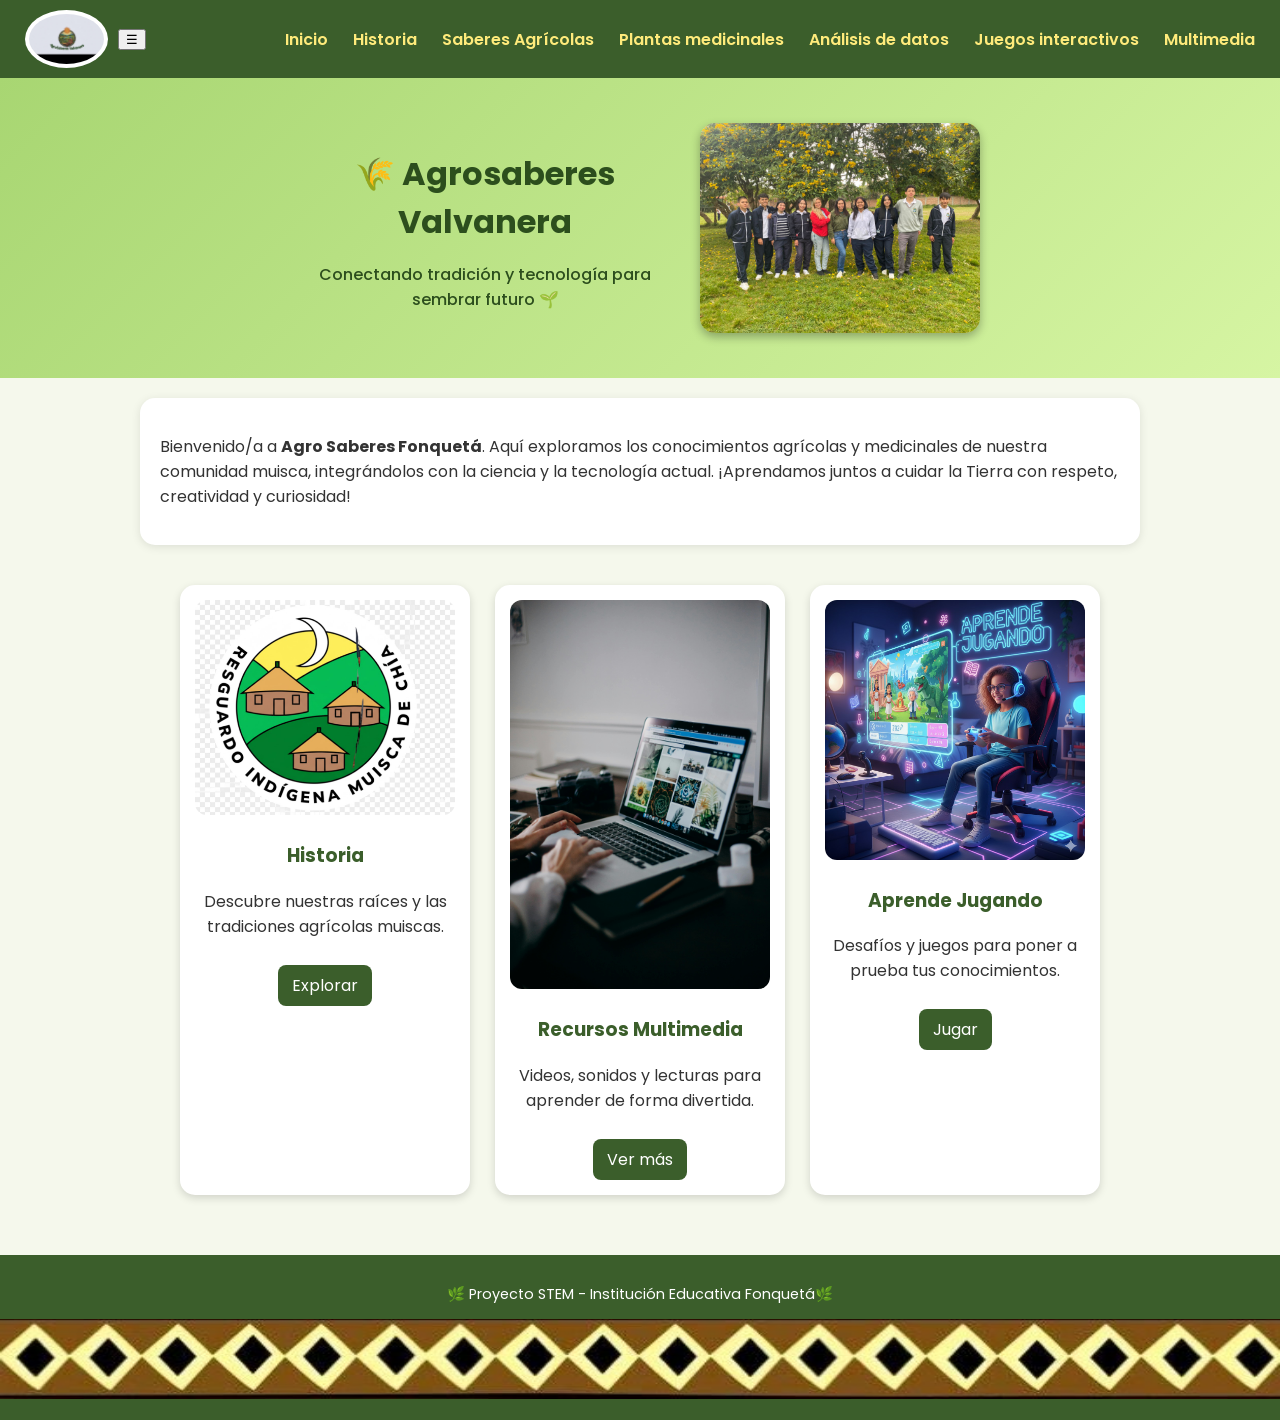
<file: index.html>
<!DOCTYPE html>
<html lang="es">
<head>
  <meta charset="UTF-8">
  <meta name="viewport" content="width=device-width, initial-scale=1.0">
  <title>Agrosaberes Valvanera</title>
  <link rel="stylesheet" href="pagina.css">
  <link href="https://fonts.googleapis.com/css2?family=Poppins:wght@400;600&display=swap" rel="stylesheet">
</head>
<body>
  <nav class="menu">
    <div class="menu-header">
      <img src="LOGO.jpeg" alt="Logo Agro Saberes Fonquetá" class="logo">
      <button class="menu-toggle" aria-label="Abrir menú">☰</button>
    </div>

    <ul class="menu-items">
      <li><a href="index.html" class="active">Inicio</a></li>
      <li class="submenu">
       <a href="origenes.html" class="submenu-toggle active">Historia</a>
        <ul class="submenu-list">
          <li><a href="valvanera.html">Cerro de la Valvanera</a></li>
          <li><a href="comunidad.html">Comunidad actual</a></li>
        </ul>
      </li>
      <li class="submenu">
       <a href="ancestrales.html" class="submenu-toggle active">Saberes Agrícolas</a>
        <ul class="submenu-list">
            <li><a href="contemporaneas.html">Técnicas contemporáneas</a></li>
         
      </ul>
    </li>
       <li><a href="catalogo.html" class="active">Plantas medicinales</a></li>
      <li><a href="analisis.html" class="active">Análisis de datos</a></li>
     <li><a href="juegos.html" class="active">Juegos interactivos</a></li>
      <li><a href="multimedia.html" class="active">Multimedia</a></li>
    
    </ul>
  </nav>

  <header class="hero">
    <div class="hero-texto">
      <h1>🌾 Agrosaberes Valvanera</h1>
      <p>Conectando tradición y tecnología para sembrar futuro 🌱</p>
    </div>
    <img src="chicos.jpeg" alt="Agrosaberes Valvanera" class="hero-img">
  </header>

  <main class="contenedor">
    <section class="descripcion">
      <p>
        Bienvenido/a a <strong>Agro Saberes Fonquetá</strong>. Aquí exploramos los conocimientos agrícolas y medicinales
        de nuestra comunidad muisca, integrándolos con la ciencia y la tecnología actual.
        ¡Aprendamos juntos a cuidar la Tierra con respeto, creatividad y curiosidad!
      </p>
    </section>

    <section class="secciones">
      <div class="tarjeta">
        <img src="resguardo2.jpg" alt="Historia">
        <h3>Historia</h3>
        <p>Descubre nuestras raíces y las tradiciones agrícolas muiscas.</p>
        <a href="origenes.html" class="btn">Explorar</a>
      </div>

      <div class="tarjeta">
        <img src="recursos.jpg" alt="Recursos Multimedia">
        <h3>Recursos Multimedia</h3>
        <p>Videos, sonidos y lecturas para aprender de forma divertida.</p>
        <a href="multimedia.html" class="btn">Ver más</a>
      </div>

      <div class="tarjeta">
        <img src="jugando.jpg" alt="Aprende Jugando">
        <h3>Aprende Jugando</h3>
        <p>Desafíos y juegos para poner a prueba tus conocimientos.</p>
        <a href="juegos.html" class="btn">Jugar</a>
      </div>
    </section>
  </main>

  <footer>
    <p>🌿 Proyecto STEM - Institución Educativa Fonquetá🌿</p>
     <img src="footer.jpeg">
  </footer>

  <script>
    const toggleButton = document.querySelector('.menu-toggle');
    const menuItems = document.querySelector('.menu-items');
    toggleButton.addEventListener('click', () => {
      menuItems.classList.toggle('show');
    });
  </script>
</body>
</html>
</file>
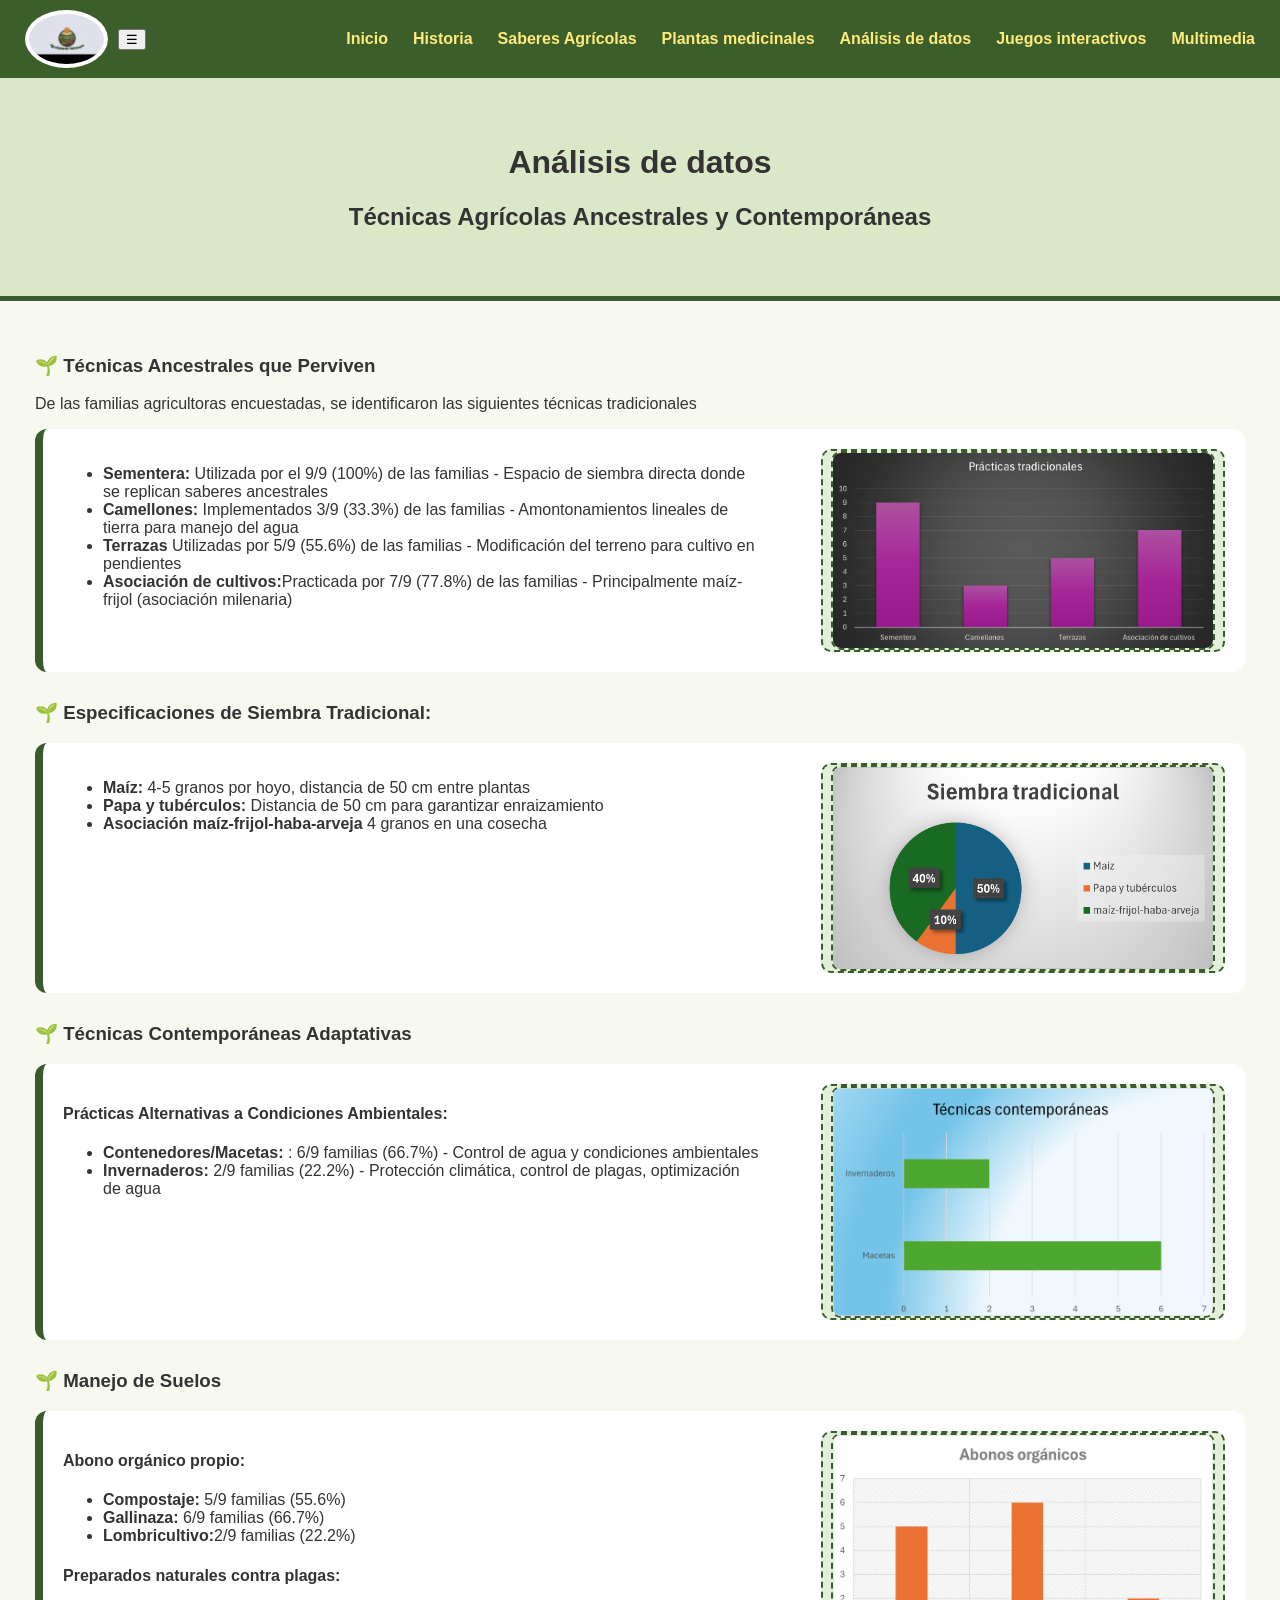
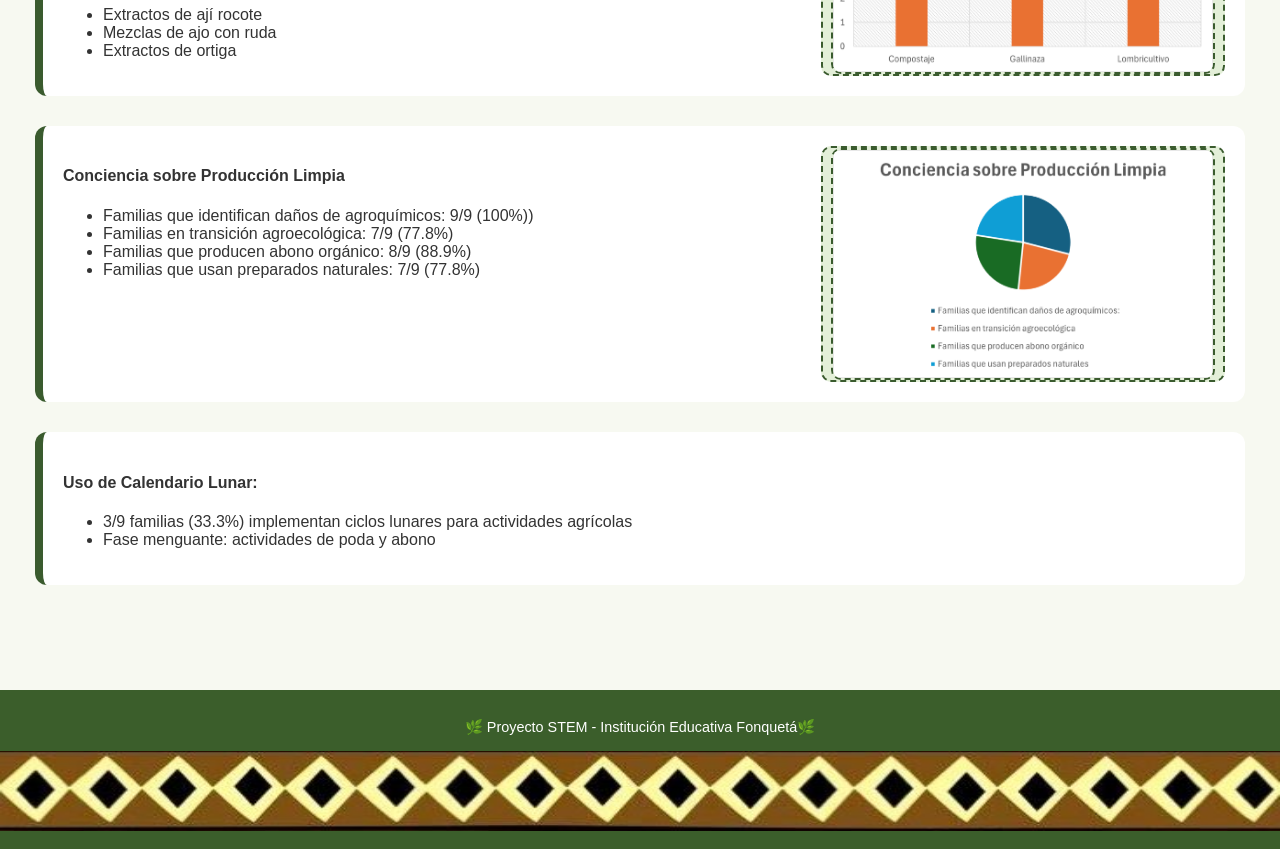
<file: analisis.html>
<!DOCTYPE html>
<html lang="es">
<head>
  <meta charset="UTF-8">
  <title>Técnicas Contemporáneas - Agricultura Sostenible Muisca</title>
  <link rel="stylesheet" href="analisis.css">
</head>

<body>

<!-- 🌿 MENÚ SUPERIOR -->
    <nav class="menu">
    <div class="menu-header">
      <img src="LOGO.jpeg" alt="Logo Agro Saberes Fonquetá" class="logo">
      <button class="menu-toggle" aria-label="Abrir menú">☰</button>
    </div>

    <ul class="menu-items">
      <li><a href="index.html" class="active">Inicio</a></li>
      <li class="submenu">
       <a href="origenes.html" class="submenu-toggle active">Historia</a>
        <ul class="submenu-list">
          <li><a href="valvanera.html">Cerro de la Valvanera</a></li>
          <li><a href="comunidad.html">Comunidad actual</a></li>
        </ul>
      </li>
      <li class="submenu">
       <a href="ancestrales.html" class="submenu-toggle active">Saberes Agrícolas</a>
        <ul class="submenu-list">
            <li><a href="contemporaneas.html">Técnicas contemporáneas</a></li>
           
      </ul>
    </li>
       <li><a href="catalogo.html" class="active">Plantas medicinales</a></li>
      <li><a href="analisis.html" class="active">Análisis de datos</a></li>
     <li><a href="juegos.html" class="active">Juegos interactivos</a></li>
      <li><a href="multimedia.html" class="active">Multimedia</a></li>
    
    </ul>
  </nav>
<header class="titulo">
  <h1 >Análisis de datos </h1>
  <h2> Técnicas Agrícolas Ancestrales y Contemporáneas</h2>
</header>

<section class="contenido fade-in">
  <h3>🌱 Técnicas Ancestrales que Perviven </h3>
<p>De las  familias agricultoras encuestadas, se identificaron las siguientes técnicas tradicionales</p>
<div class="bloque">
  <div class="texto">
    <ul>
      <li><b>Sementera:</b> Utilizada por  el  9/9 (100%) de las familias  - Espacio de siembra directa donde se replican saberes ancestrales</li>
      <li><b>Camellones: </b> Implementados 3/9 (33.3%) de las familias   - Amontonamientos lineales de tierra para manejo del agua</li>
      <li><b>Terrazas</b> Utilizadas por 5/9 (55.6%) de las familias   - Modificación del terreno para cultivo en pendientes</li>
      <li><b>Asociación de cultivos:</b>Practicada por 7/9 (77.8%) de las familias   - Principalmente maíz-frijol (asociación milenaria)</li>
    </ul>

  </div>
  <div class="imagen1">
    <img src="practicas.png">
  </div>
</div>
<h3>🌱 Especificaciones de Siembra Tradicional: </h3>

<div class="bloque">
  <div class="texto">
    <ul>
      <li><b>Maíz:</b> 4-5 granos por hoyo, distancia de 50 cm entre plantas</li>
      <li><b>Papa y tubérculos: </b>Distancia de 50 cm para garantizar enraizamiento</li>
      <li><b>Asociación maíz-frijol-haba-arveja</b> 4 granos en una cosecha</li>
    </ul>

  </div>
  <div class="imagen1">
    <img src="siembra.png">
  </div>
</div>
<h3>🌱 Técnicas Contemporáneas Adaptativas </h3>

<div class="bloque">
  <div class="texto">
    <h4>Prácticas Alternativas a Condiciones Ambientales:</h4>
    <ul>
      <li><b>Contenedores/Macetas:</b> : 6/9 familias (66.7%) - Control de agua y condiciones ambientales</li>
      <li><b>Invernaderos:  </b> 2/9 familias (22.2%) - Protección climática, control de plagas, optimización de agua</li>
      
    </ul>

  </div>
  <div class="imagen1">
    <img src="macetas.png">
  </div>
</div>
<h3>🌱 Manejo de Suelos </h3>

<div class="bloque">
  <div class="texto">
    <h4>Abono orgánico propio:</h4>
    <ul>
      <li><b>Compostaje:</b> 5/9 familias (55.6%)</li>
      <li><b>Gallinaza:</b> 6/9 familias (66.7%)</li>
      <li><b>Lombricultivo:</b>2/9 familias (22.2%)</li>
    </ul>
<h4>Preparados naturales contra plagas:</h4>
    <ul>
      <li>Extractos de ají rocote</li>
      <li>Mezclas de ajo con ruda</li>
      <li>Extractos de ortiga</li>
    </ul>
  </div>
  <div class="imagen1">
    <img src="abonos.png">
  </div>
</div>
<div class="bloque">
  <div class="texto">
    <h4>Conciencia sobre Producción Limpia</h4>
    <ul>
      <li>Familias que identifican daños de agroquímicos: 9/9 (100%))</li>
      <li>Familias en transición agroecológica: 7/9 (77.8%)</li>
      <li>Familias que producen abono orgánico: 8/9 (88.9%)</li>
      <li>Familias que usan preparados naturales: 7/9 (77.8%)</li>
    </ul>

  </div>
  <div class="imagen1">
    <img src="produccion.png">
  </div>
</div>
<div class="bloque">
  <div class="texto">
    <h4>Uso de Calendario Lunar:</h4>
    <ul>
      <li>3/9 familias (33.3%) implementan ciclos lunares para actividades agrícolas</li>
      <li>Fase menguante: actividades de poda y abono</li>
    </ul>

  </div>
  
</div>
</section>
    <footer>
    <p>🌿 Proyecto STEM - Institución Educativa Fonquetá🌿</p>
     <img src="footer.jpeg">
  </footer>
  <script>
document.querySelector(".menu-toggle").onclick = () => {
  document.querySelector(".menu-items").classList.toggle("show");
};
</script>

</body>
</html>
</file>
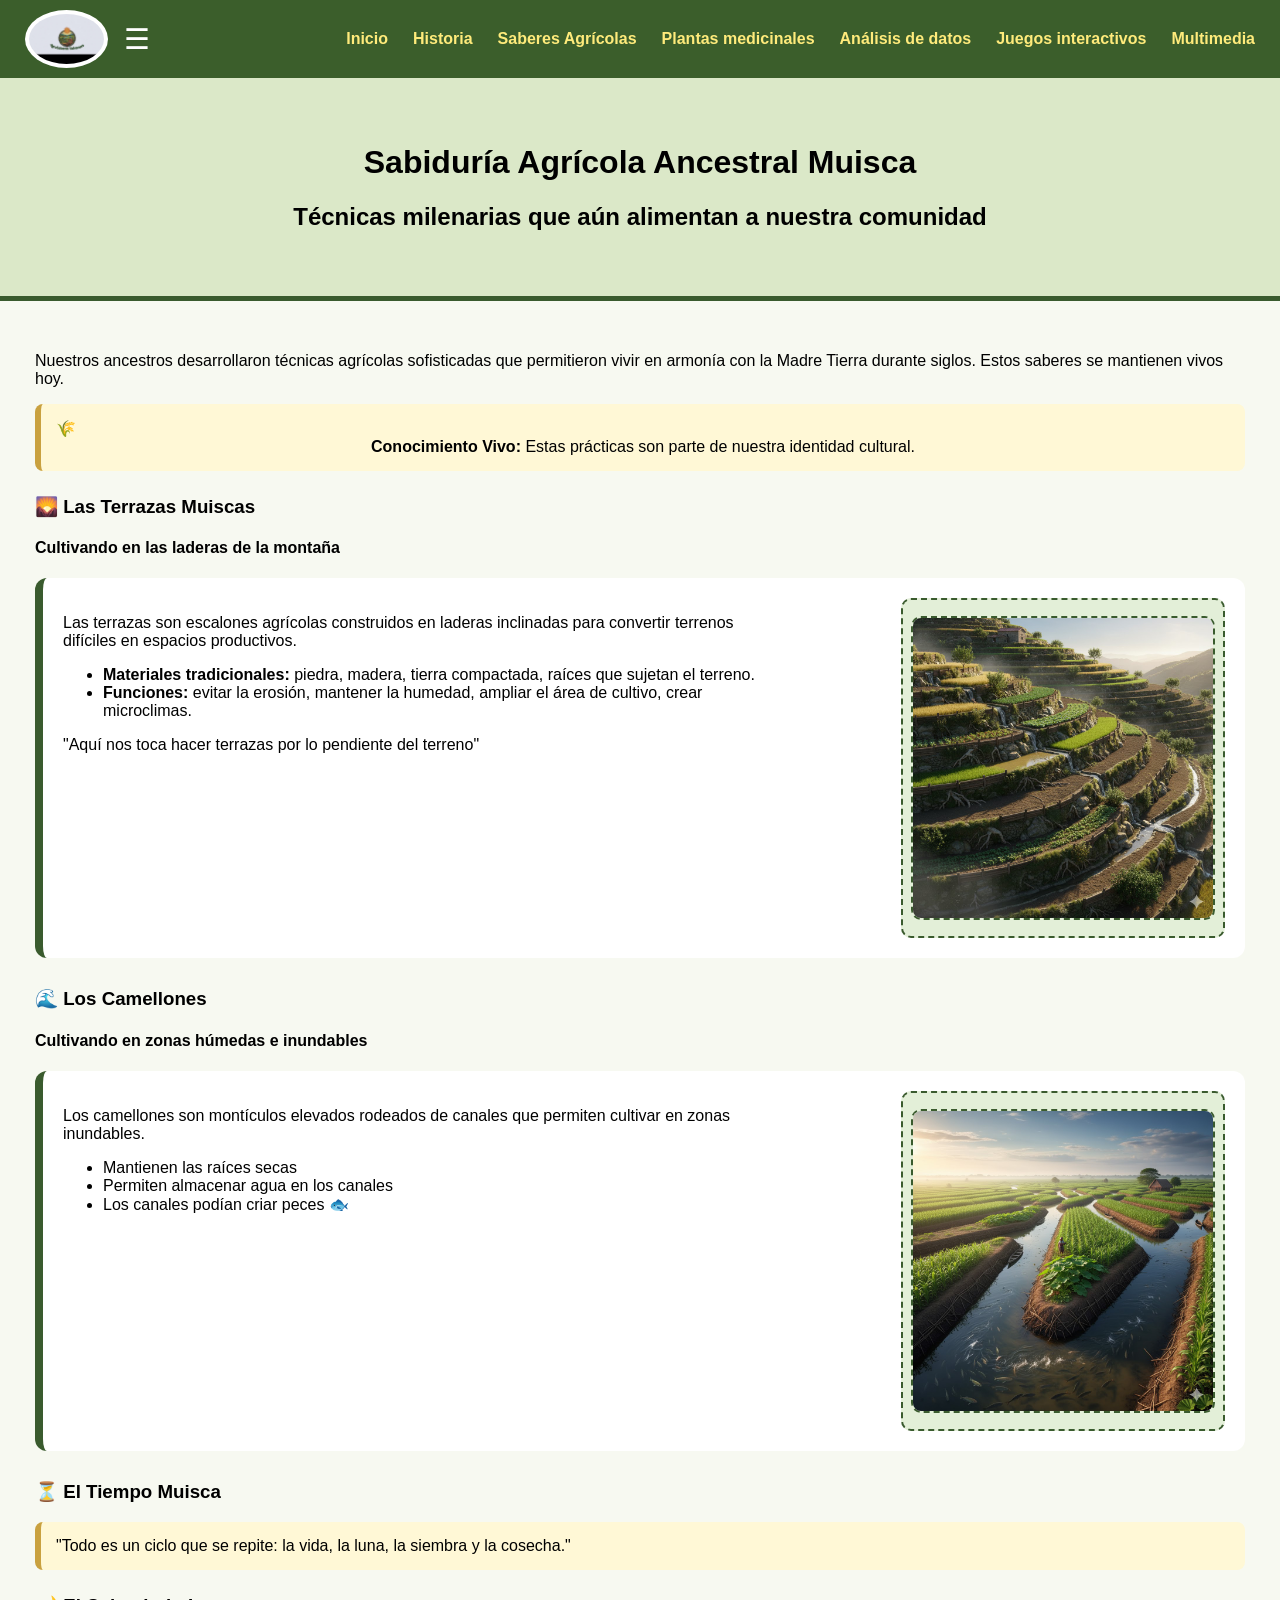
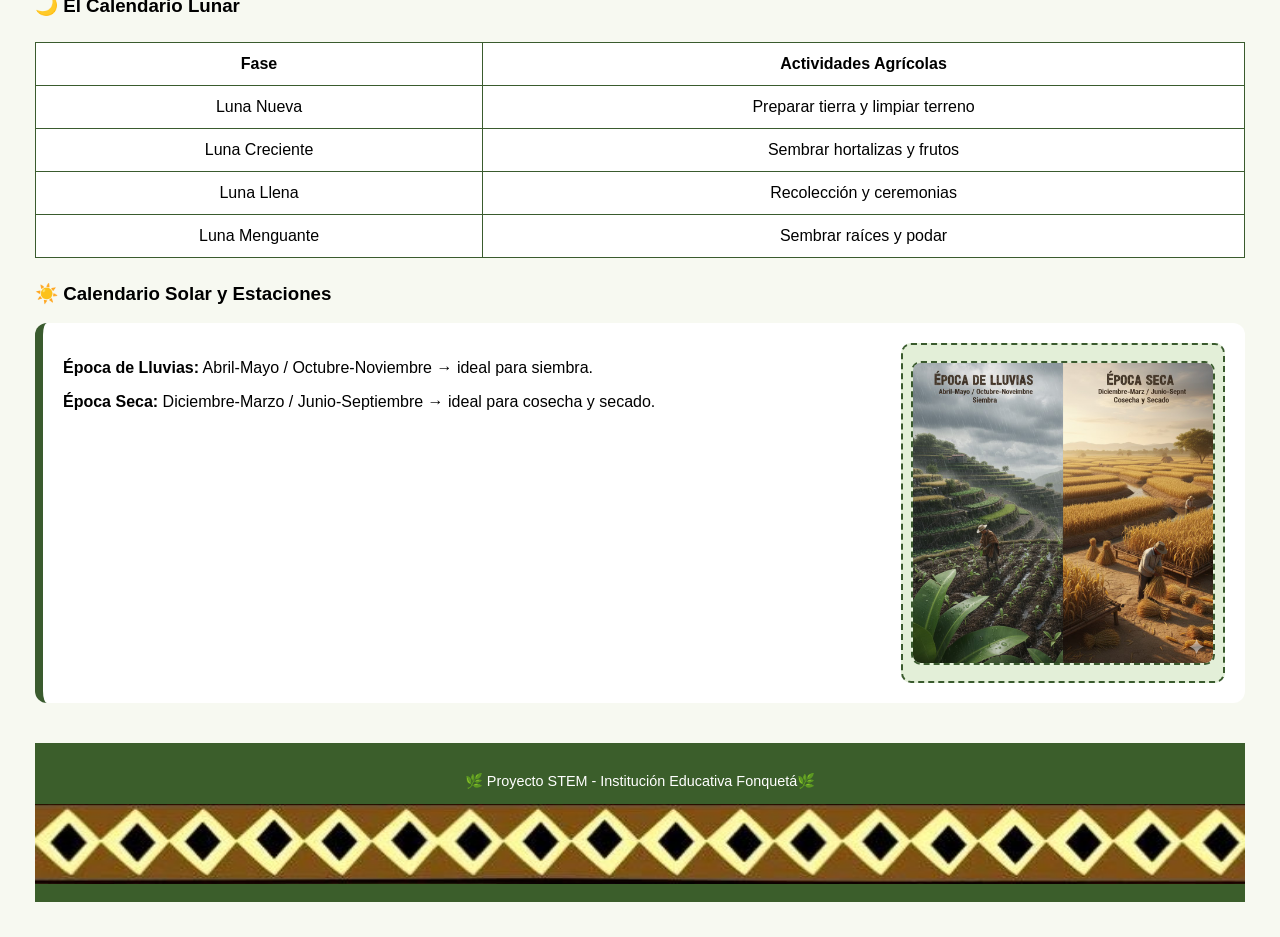
<file: ancestrales.html>
<!DOCTYPE html>
<html lang="es">
<head>
  <meta charset="UTF-8">
  <title>Sabiduría Agrícola Ancestral Muisca</title>
  <link rel="stylesheet" href="ancestrales.css">
</head>

<body>
 <nav class="menu">
    <div class="menu-header">
      <img src="LOGO.jpeg" alt="Logo Agro Saberes Fonquetá" class="logo">
      <button class="menu-toggle" aria-label="Abrir menú">☰</button>
    </div>

    <ul class="menu-items">
      <li><a href="index.html" class="active">Inicio</a></li>
      <li class="submenu">
       <a href="origenes.html" class="submenu-toggle active">Historia</a>
        <ul class="submenu-list">
          <li><a href="valvanera.html">Cerro de la Valvanera</a></li>
          <li><a href="comunidad.html">Comunidad actual</a></li>
        </ul>
      </li>
      <li class="submenu">
       <a href="ancestrales.html" class="submenu-toggle active">Saberes Agrícolas</a>
        <ul class="submenu-list">
            <li><a href="contemporaneas.html">Técnicas contemporáneas</a></li>
          
      </ul>
    </li>
       <li><a href="catalogo.html" class="active">Plantas medicinales</a></li>
      <li><a href="analisis.html" class="active">Análisis de datos</a></li>
     <li><a href="juegos.html" class="active">Juegos interactivos</a></li>
      <li><a href="multimedia.html" class="active">Multimedia</a></li>
    
    </ul>
  </nav>


<!-- HERO -->
<header class="hero fade-in">
  <h1>Sabiduría Agrícola Ancestral Muisca</h1>
  <h2>Técnicas milenarias que aún alimentan a nuestra comunidad</h2>
</header>

<section class="contenido fade-in">

<p class="introduccion">
Nuestros ancestros desarrollaron técnicas agrícolas sofisticadas que permitieron vivir
en armonía con la Madre Tierra durante siglos. Estos saberes se mantienen vivos hoy.
</p>

<div class="recuadro">
🌾 <center><b>Conocimiento Vivo:</b> Estas prácticas son parte de nuestra identidad cultural.</center>
</div>

<!-- SECCIÓN: TERAZAS -->
<h3>🌄 Las Terrazas Muiscas</h3>
<h4>Cultivando en las laderas de la montaña</h4>

<div class="bloque">
  <div class="texto">
    <p>Las terrazas son escalones agrícolas construidos en laderas inclinadas para convertir terrenos difíciles en espacios productivos.</p>

    <ul>
      <li><b>Materiales tradicionales:</b> piedra, madera, tierra compactada, raíces que sujetan el terreno.</li>
      <li><b>Funciones:</b> evitar la erosión, mantener la humedad, ampliar el área de cultivo, crear microclimas.</li>
    </ul>
    <p class="cita">"Aquí nos toca hacer terrazas por lo pendiente del terreno"</p>
  </div>

  <div class="imagen1">
    <p> <img src="terrazas.jpg">  </p>
  </div>
</div>

<!-- SECCIÓN: CAMELLONES -->
<h3>🌊 Los Camellones</h3>
<h4>Cultivando en zonas húmedas e inundables</h4>

<div class="bloque">
  <div class="texto">
    <p>Los camellones son montículos elevados rodeados de canales que permiten cultivar en zonas inundables.</p>

    <ul>
      <li>Mantienen las raíces secas</li>
      <li>Permiten almacenar agua en los canales</li>
      <li>Los canales podían criar peces 🐟</li>
    </ul>
  </div>

  <div class="imagen1">
    <p> <img src="camellones.jpg">   </p>
  </div>
</div>

<!-- SECCIÓN: TIEMPO MUISCA -->
<h3>⏳ El Tiempo Muisca</h3>
<p class="recuadro-filosofico">
"Todo es un ciclo que se repite: la vida, la luna, la siembra y la cosecha."
</p>

<!-- SECCIÓN: CALENDARIO LUNAR -->
<h3>🌙 El Calendario Lunar</h3>

<table class="tabla-lunar">
  <tr><th>Fase</th><th>Actividades Agrícolas</th></tr>
  <tr><td>Luna Nueva</td><td>Preparar tierra y limpiar terreno</td></tr>
  <tr><td>Luna Creciente</td><td>Sembrar hortalizas y frutos</td></tr>
  <tr><td>Luna Llena</td><td>Recolección y ceremonias</td></tr>
  <tr><td>Luna Menguante</td><td>Sembrar raíces y podar</td></tr>
</table>

<!-- SECCIÓN: ESTACIONES -->
<h3>☀️ Calendario Solar y Estaciones</h3>

<div class="bloque">
  <div class="texto">
    <p><b>Época de Lluvias:</b> Abril-Mayo / Octubre-Noviembre → ideal para siembra.</p>
    <p><b>Época Seca:</b> Diciembre-Marzo / Junio-Septiembre → ideal para cosecha y secado.</p>
  </div>

  <div class="imagen1">
    <p> <img src="calendario.jpg">  </p>
  </div>
</div>
 <footer>
    <p>🌿 Proyecto STEM - Institución Educativa Fonquetá🌿</p>
     <img src="footer.jpeg">
  </footer>
</section>

<!-- SCRIPT -->
<script>
document.querySelector(".menu-toggle").onclick = () => {
  document.querySelector(".menu-items").classList.toggle("show");
};
</script>

</body>
</html>
</file>
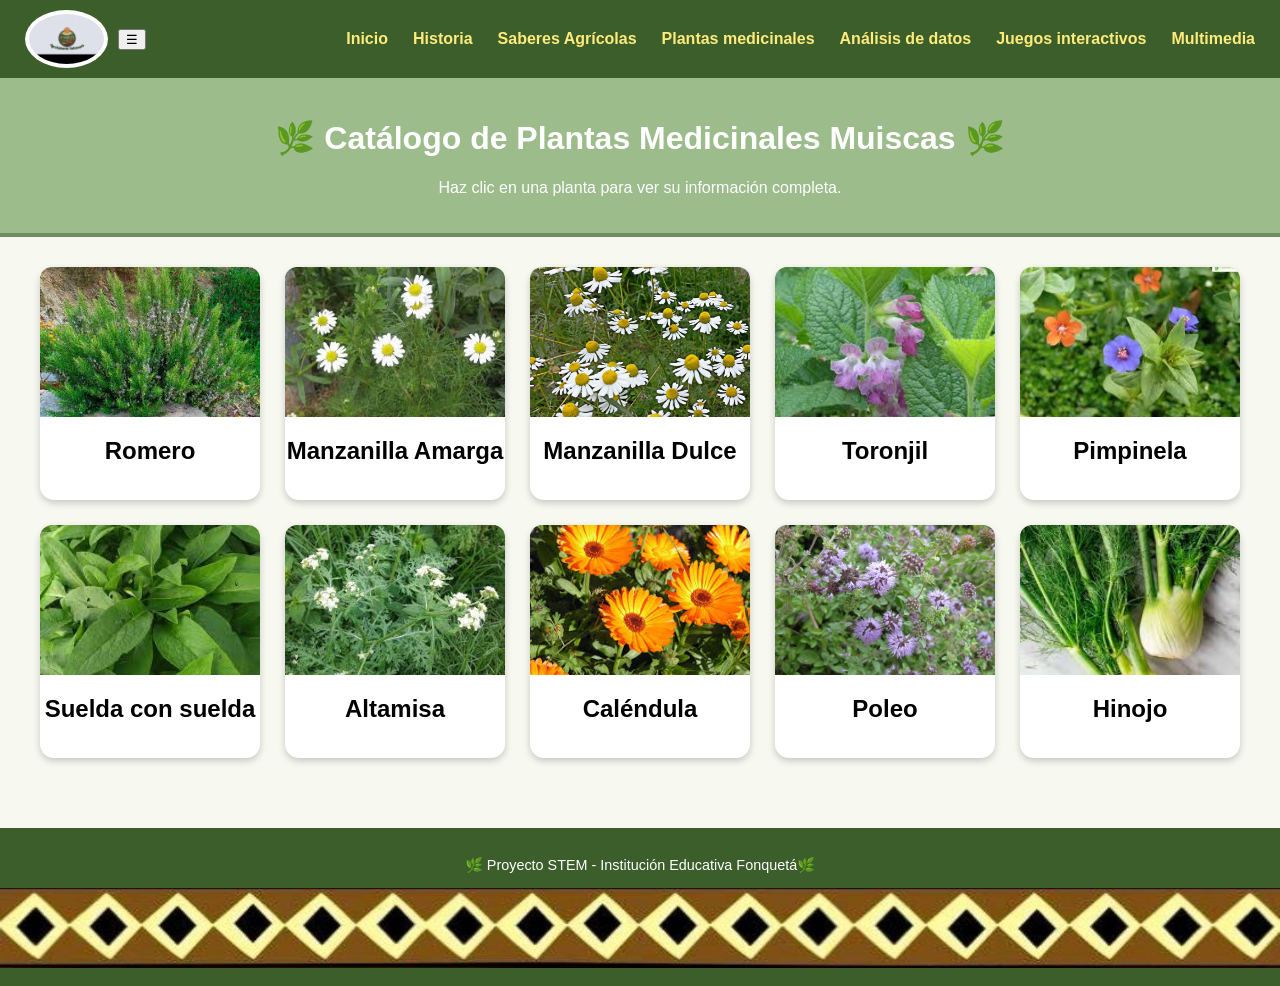
<file: catalogo.html>
<!DOCTYPE html>
<html lang="es">
<head>
    <meta charset="UTF-8">
    <title>Catálogo de Plantas Medicinales</title>
    <link rel="stylesheet" href="catalogo.css">
</head>
<body>
   <nav class="menu">
    <div class="menu-header">
      <img src="LOGO.jpeg" alt="Logo Agro Saberes Fonquetá" class="logo">
      <button class="menu-toggle" aria-label="Abrir menú">☰</button>
    </div>

    <ul class="menu-items">
      <li><a href="index.html" class="active">Inicio</a></li>
      <li class="submenu">
       <a href="origenes.html" class="submenu-toggle active">Historia</a>
        <ul class="submenu-list">
          <li><a href="valvanera.html">Cerro de la Valvanera</a></li>
          <li><a href="comunidad.html">Comunidad actual</a></li>
        </ul>
      </li>
      <li class="submenu">
       <a href="ancestrales.html" class="submenu-toggle active">Saberes Agrícolas</a>
        <ul class="submenu-list">
            <li><a href="contemporaneas.html">Técnicas contemporáneas</a></li>
           
      </ul>
    </li>
       <li><a href="catalogo.html" class="active">Plantas medicinales</a></li>
      <li><a href="analisis.html" class="active">Análisis de datos</a></li>
     <li><a href="juegos.html" class="active">Juegos interactivos</a></li>
      <li><a href="multimedia.html" class="active">Multimedia</a></li>
    
    </ul>
  </nav>
<header>
    <h1>🌿 Catálogo de Plantas Medicinales Muiscas 🌿</h1>
    <p>Haz clic en una planta para ver su información completa.</p>
</header>

<section class="galeria">

    <!-- ROMERO -->
    <div class="tarjeta" onclick="mostrar('romero')">
        <div class="imagen-planta"> <img src="romero.jfif" >    </div>
        <h2>Romero</h2>
    </div>

    <!-- MANZANILLA AMARGA -->
    <div class="tarjeta" onclick="mostrar('manzanilla')">
        <div class="imagen-planta"><img src="manzanilla.jfif" ></div>
        <h2>Manzanilla Amarga</h2>
    </div>
<!-- MANZANILLA DULCE -->
    <div class="tarjeta" onclick="mostrar('manzanillad')">
        <div class="imagen-planta"><img src="mdulce.jpg" ></div>
        <h2>Manzanilla Dulce</h2>
    </div>
    <!-- Toronjil -->
    <div class="tarjeta" onclick="mostrar('toronjil')">
        <div class="imagen-planta"> <img src="toronjil.jfif">  </div>
        <h2>Toronjil</h2>
    </div>
     <!-- Pimpinela -->
    <div class="tarjeta" onclick="mostrar('pimpinela')">
        <div class="imagen-planta"> <img src="pimpinela.jfif"> </div>
        <h2>Pimpinela</h2>
    </div>
      <!-- Suelda -->
    <div class="tarjeta" onclick="mostrar('suelda')">
        <div class="imagen-planta"> <img src="suelda.jfif">  </div>
        <h2>Suelda con suelda</h2>
    </div>
     <!-- altamisa -->
    <div class="tarjeta" onclick="mostrar('altamisa')">
        <div class="imagen-planta"> <img src="altamisa.jfif"> </div>
        <h2>Altamisa</h2>
    </div>
    <!-- calendula -->
    <div class="tarjeta" onclick="mostrar('calendula')">
        <div class="imagen-planta"> <img src="calendula.jfif"> </div>
        <h2>Caléndula</h2>
    </div>
     <!-- poleo -->
    <div class="tarjeta" onclick="mostrar('poleo')">
        <div class="imagen-planta"> <img src="poleo.jpg"> </div>
        <h2>Poleo</h2>
    </div>
     <!-- HINOJO  -->
    <div class="tarjeta" onclick="mostrar('HINOJO')">
        <div class="imagen-planta"> <img src="hinojo.jfif"> </div>
        <h2>Hinojo</h2>
    </div>

</section>

<!-- MODALES DE INFORMACIÓN -->

<!-- MODAL ROMERO -->
<div id="romero" class="modal">
    <div class="contenido planta-contenido">
        <span class="cerrar" onclick="cerrar('romero')">&times;</span>

        <h2>1. ROMERO <span class="icono">🌿</span></h2>

        <div class="seccion">
            <h3>Información Básica</h3>
            <ul>
                <li><strong>Nombre Común:</strong> Romero</li>
                <li><strong>Nombre Científico:</strong> <em>Rosmarinus officinalis</em></li>
                <li><strong>Familia:</strong> Lamiaceae</li>
                <li><strong>Estado:</strong> <span class="etiqueta exito">Cultivado en huertas y jardines</span></li>
            </ul>
        </div>

        <div class="seccion">
            <h3>Identificación</h3>
            <ul>
                <li>🌱 <strong>Porte:</strong> Arbusto aromático perenne</li>
                <li>🌿 <strong>Hojas:</strong> Pequeñas, alargadas color verde oscuro</li>
                <li>🌸 <strong>Flores:</strong> Pequeñas, azules o violetas</li>
                <li>📏 <strong>Altura:</strong> 0.5 – 1.5 m</li>
                <li>👃 <strong>Aroma:</strong> Intenso, fresco y penetrante</li>
            </ul>
        </div>

        <div class="seccion">
            <h3>Usos Tradicionales – Medicinales 🩺</h3>
            <ol>
                <li><strong>Infecciones vaginales</strong><br> Baños de asiento con infusión concentrada.</li>
                <li><strong>Eliminar hongos</strong><br> Lavados en zonas afectadas.</li>
                <li><strong>Aromática digestiva</strong><br> Infusión suave después de comidas.</li>
            </ol>
        </div>

        <div class="seccion">
            <h3>Otros Usos</h3>
            <ul>
                <li>🍳 <strong>Culinario:</strong> Carnes, sopas y asados.</li>
                <li>🧹 <strong>Limpieza espiritual:</strong> Baños energéticos y sahumerios.</li>
            </ul>
        </div>

        <div class="seccion">
            <h3>Preparaciones Tradicionales</h3>
            <p><strong>Infusión:</strong> 2–3 ramas en 1 L de agua caliente, reposar 10 min.</p>
            <p><strong>Baño medicinal:</strong> Poner un puñado grande en agua hervida.</p>
        </div>

        <div class="seccion">
            <h3>Recomendaciones & Precauciones</h3>
            <ul>
                <li>✅ Ideal para inflamación y hongos</li>
                <li>⚠️ <strong>No consumir durante el embarazo (interno)</strong></li>
            </ul>
        </div>

        <div class="seccion">
            <h3>Cultivo</h3>
            <ul>
                <li>🌱 Reproducción por esquejes</li>
                <li>☀️ Prefiere pleno sol</li>
                <li>💧 Riego moderado</li>
                <li>🌿 Suelo bien drenado</li>
            </ul>
        </div>

        <blockquote class="sabiduria">
            "El romero es de las plantas que siempre se tiene en la casa. Sirve para muchas cosas. Para infecciones vaginales es muy bueno, y también para eliminar hongos."
        </blockquote>
    </div>
</div>


<!-- MODAL MANZANILLA -->
<div id="manzanilla" class="modal">
    <div class="contenido planta-contenido">
        <span class="cerrar" onclick="cerrar('manzanilla')">&times;</span>

        <h2>MANZANILLA AMARGA (Matricaria) 🌼</h2>

        <div class="seccion">
            <h3>Información Básica</h3>
            <p><strong>Nombre Científico:</strong> Matricaria chamomilla / recutita<br>
            <strong>Familia:</strong> Asteraceae</p>
        </div>

        <div class="seccion">
            <h3>Identificación</h3>
            <ul>
                <li>🌿 Hierba anual aromática</li>
                <li>🌼 Flores blancas con centro amarillo</li>
                <li>👃 Aroma fuerte y amargo</li>
            </ul>
        </div>

        <div class="seccion">
            <h3>Usos Medicinales</h3>
            <p>Dolores fuertes de estómago, cólicos y gastritis.</p>
        </div>

        <div class="seccion">
            <h3>Preparación</h3>
            <p>Infusión concentrada con flores secas o frescas.</p>
        </div>

        <div class="seccion">
            <h3>Recomendaciones</h3>
            <p>⚠️ Usar con moderación por su potencia.</p>
        </div>

        <blockquote class="sabiduria">
            "La manzanilla amarga es para cuando el dolor es muy bravo. Es fuerte, pero cura."
        </blockquote>
    </div>
</div>
<!-- MODAL MANZANILLA D -->
<div id="manzanillad" class="modal">
    <div class="contenido planta-contenido">
        <span class="cerrar" onclick="cerrar('manzanillad')">&times;</span>

        <h2>MANZANILLA DULCE 🌸</h2>

        <div class="seccion">
            <h3>Información Básica</h3>
            <p><strong>Nombre Científico:</strong> Chamaemelum nobile (Manzanilla romana<br>
            <strong>Familia:</strong> Asteraceae</p>
        </div>

        <div class="seccion">
            <h3>Identificación</h3>
            <ul>
                <li>🌿 Sabor: Más dulce y suave</li>
                <li>🌼 Aroma: Más delicado</li>
                <li>👃 Flores: Pueden ser más pequeñas</li>
            </ul>
        </div>

        <div class="seccion">
            <h3>Usos Medicinales</h3>
            <p>Para el proceso de parto
             <ul>
             	<li>Preparación: Infusión para tomar e infusión para baño </li>
                 <li>Uso interno: Ayuda a dilatar</li>
                 <li>Uso externo: Baño para relajar</li>
            	 <li>Uso interno: Ayuda a dilatar</li>
                 <li> Uso externo: Baño para relajar</li>
          </ul>

          </p>
          </div>
            <div class="seccion">
             <p>Dolores estomacales suaves
             <ul>
             	<li>Preparación: Infusión simple </li>
                 <li>Problemas digestivos leves</li>
                 
          </ul>
          </p>
          </div>    
        <div class="seccion">
            <h3>Recomendaciones</h3>
            <p>⚠️ Usar con moderación por su potencia.</p>
        </div>

        <blockquote class="sabiduria">
            ""Tanto tomada como bañada es útil para el proceso de parto, e incluso es benéfica para sacar fríos de la matriz."
"Es buena para baños para el bebé. También para ayudar a dilatar cuando se va dar a luz."
"
        </blockquote>
    </div>
</div>
<!-- MODAL Toronjil -->
<div id="toronjil" class="modal">
    <div class="contenido planta-contenido">
        <span class="cerrar" onclick="cerrar('toronjil')">&times;</span>

        <h2>Toronjil 🍃</h2>

        <div class="seccion">
            <h3>Información Básica</h3>
            <p><strong>Nombre Científico:</strong> Melissa officinalis<br>
            <strong>Familia:</strong> Lamiaceae</p>
        </div>

        <div class="seccion">
            <h3>Identificación</h3>
            <ul>
                <li>🌿 Porte: Hierba perenne aromática</li>
                <li>🌼 Hojas: Ovaladas, dentadas, verde brillante</li>
                <li>Altura: 30-80 cm</li>
                <li>Aroma: Limón suave y agradable</li>
            </ul>
        </div>

        <div class="seccion">
            <h3>Usos Medicinales</h3>
            <p> Bueno para el corazón
             <ul>
                <li>Preparación: Infusión regular </li>
                <li>Uso: Tomar como aromática diaria</li>
                <li>Beneficio: Calma palpitaciones, fortalece</li>
                          </ul>

          </p>
          </div>
            <div class="seccion">
             <p>Dolor muscular
             <ul>
                <li>Preparación: Leche hervida con toronjil</li>
                 <li>Uso: Tomar caliente antes de dormir</li>
                 <li>Beneficio: Relaja músculos tensos</li>
                 
          </ul>
          </p>
          </div>  
           <div class="seccion">
           <h3>Preparación Tradicional</h3>
              <p>Infusión básica:
                <ul>
                <li>Hojas frescas o secas</li>
                <li>1 cucharada por taza</li>
                <li>Agua hirviendo </li>
                <li>Reposar 5-10 minutos</li>
                <li>Endulzar con miel o panela</li>
</p>
        </div>  
        <div class="seccion">
            <h3>Recomendaciones</h3>
            <p>⚠️ Puede dar sueño (no conducir después)</p>
        </div>
       

        <blockquote class="sabiduria">
            "Leche hervida con toronjil es útil para el dolor muscular y para el relajamiento. También es bueno para el corazón.

        </blockquote>
    </div>
</div>
<!-- MODAL pimpinela -->
<div id="pimpinela" class="modal">
    <div class="contenido planta-contenido">
        <span class="cerrar" onclick="cerrar('pimpinela')">&times;</span>

        <h2>Pimpinela❤️</h2>

        <div class="seccion">
            <h3>Información Básica</h3>
            <p><strong>Nombre Científico:</strong> Pimpinella anisum<br>
        </div>

        <div class="seccion">
            <h3>Buena para el corazón</h3>
            <ul>
                <li>Preparación: Infusión</li>
                <li>Uso: Como aromática regulare</li>
                <li>Beneficio: Problemas cardíacos, palpitaciones</li>
           </ul>
        </div>

        <div class="seccion">
            <h3>Preparación Tradicional</h3>
            <p> Infusión
             <ul>
                <li>Hojas frescas o secas </li>
                <li>1 cucharada por taza</li>
                <li>Agua hirviendo</li>
                <li>Reposar 10 minutos</li>
                <li>Tomar como aromática</li>
                          </ul>
          </p>
          </div>
            
    
        <blockquote class="sabiduria">
            "Buena para el corazón. Mejor que el toronjil.""

        </blockquote>
    </div>
</div>
<!-- MODAL suelda -->
<div id="suelda" class="modal">
    <div class="contenido planta-contenido">
        <span class="cerrar" onclick="cerrar('suelda')">&times;</span>

        <h2>Suelda con Suelda</h2>

        <div class="seccion">
            <h3>Información Básica</h3>
            <p><strong>Nombre Científico:</strong> Pimpinella anisum<br>
        </div>

        <div class="seccion">
            <h3>Buena para el corazón</h3>
            <ul>
                <li>Preparación: Infusión</li>
                <li>Uso: Como aromática regulare</li>
                <li>Beneficio: Problemas cardíacos, palpitaciones</li>
           </ul>
        </div>

        <div class="seccion">
            <h3>Preparación Tradicional</h3>
            <p> Infusión
             <ul>
                <li>Hojas frescas o secas </li>
                <li>1 cucharada por taza</li>
                <li>Agua hirviendo</li>
                <li>Reposar 10 minutos</li>
                <li>Tomar como aromática</li>
                          </ul>
          </p>
          </div>
            
    
        <blockquote class="sabiduria">
            "Buena para el corazón. Mejor que el toronjil.""

        </blockquote>
    </div>
</div>
<!-- MODAL altamisa -->
<div id="altamisa" class="modal">
    <div class="contenido planta-contenido">
        <span class="cerrar" onclick="cerrar('altamisa')">&times;</span>

        <h2>Altamisa</h2>

        <div class="seccion">
            <h3>Información Básica</h3>
            <p><strong>Nombre Científico:</strong> Ambrosia peruviana o Tanacetum parthenium<br>
        </div>

        <div class="seccion">
            <h3>Buena para el corazón</h3>
            <ul>
                <li>Preparación: Infusión</li>
                <li>Uso: Como aromática regulare</li>
                <li>Beneficio: Problemas cardíacos, palpitaciones</li>
           </ul>
        </div>

        <div class="seccion">
            <h3>Preparación Tradicional</h3>
            <p> Baños cálidos medicinales <br>
                Para la buena suerte <br>
                Preparación
             <ul>
                <li>Un puñado grande de altamisa </li>
                <li>3-4 litros de agua</li>
                <li>Hervir 15 minutos</li>
                <li>Dejar enfriar a temperatura tolerable</li>
                <li>Añadir al agua del baño</li>
                <li>Bañarse con fe</li>
                          </ul>
          </p>
          </div>
            
    
        <blockquote class="sabiduria">
            "Utilizada para baños cálidos, ayuda a la buena suerte."

        </blockquote>
    </div>
</div>
<!-- MODAL calendula -->
<div id="calendula" class="modal">
    <div class="contenido planta-contenido">
        <span class="cerrar" onclick="cerrar('calendula')">&times;</span>

        <h2>Caléndula</h2>

        <div class="seccion">
            <h3>Información Básica</h3>
            <p><strong>Nombre Científico:</strong> Calendula officinalis<br>
        </div>

        <div class="seccion">
            <h3>Usos tradicionales</h3>
            <ul>
                <li> Para golpes (uso externo)</li>
                <li>Para la úlcera (uso interno)</li>
                
           </ul>
        </div>

        <div class="seccion">
            <h3>Preparación Tradicional para golpes</h3>
             <ul>
                <li>Flores de caléndula (frescas o secas) </li>
                <li>Hervir en agua</li>
                <li>Dejar enfriar</li>
                <li>Aplicar compresas tibias</li>
                <li>O bañar la zona afectada</li>
                
                          </ul>
          </p>
          <h3>Preparación Tradicional para úlcera</h3>
             <ul>
                <li>Flores de caléndula </li>
                <li>1 taza de leche</li>
                <li>Hervir juntos</li>
                <li>Dejar reposar</li>
                <li>Colar y tomar tibio</li>
                <li>Preferiblemente en ayunas</li>
                
                          </ul>
          </div>
            
    
        <blockquote class="sabiduria">
            "La flor de caléndula en baños, es medicinal para los golpes. También la flor hervida en leche para curar la úlcera."

        </blockquote>
    </div>
</div>
<!-- MODAL poleo -->
<div id="poleo" class="modal">
    <div class="contenido planta-contenido">
        <span class="cerrar" onclick="cerrar('poleo')">&times;</span>

        <h2>Poleo</h2>

        <div class="seccion">
            <h3>Información Básica</h3>
            <p><strong>Nombre Científico:</strong> Mentha pulegiums<br>
        </div>

        <div class="seccion">
            <h3>Usos tradicionales</h3>
            <ul>
                <li> Para golpes (uso externo)</li>
                <li>Para la úlcera (uso interno)</li>
                
           </ul>
        </div>

        <div class="seccion">
            <h3>Preparación Tradicional para tratar la gripe</h3>
             <ul>
                <li>Preparación: Infusión (aromática) </li>
                <li>Uso: Tomar caliente, varias veces al día</li>
                <li>Beneficio: Descongestionante, expectorante</li>
                
          </p>
          <h3>Preparación Tradicional para úlcera</h3>
             <ul>
                <li>Hojas de poleo </li>
                <li>Agua hirviendo</li>
                <li>Reposar 5 minutos</li>
                <li>Endulzar con miel o panela</li>
                <li>Tomar caliente</li>
            
                          </ul>
          </div>
            
    
        <blockquote class="sabiduria">
            "Papayuela, flor de borraja y poleo para tratar la gripe y subir defensas."

        </blockquote>
    </div>
</div>

<!-- MODAL HINOJO -->
<div id="HINOJO" class="modal">
    <div class="contenido planta-contenido">
        <span class="cerrar" onclick="cerrar('HINOJO')">&times;</span>

        <h2>HINOJO</h2>

        <div class="seccion">
            <h3>Información Básica</h3>
            <p><strong>Nombre Científico:</strong> Foeniculum vulgare<br>
        </div>

        <div class="seccion">
            <h3>Usos tradicionales</h3>
            <ul>
                <li>  Para la bajada de leche materna</li>
                <li>Baños para bebés</li>
                <li> Para el colon</li>
                
           </ul>
        </div>

        <div class="seccion">
            <h3>Preparación Tradicional para bebés (baño):</h3>
             <ul>
                <li>Infusión muy suave </li>
                <li>Temperatura tibia</li>
                <li>Bañar especialmente en la noche</li>
                
          </p>
          <h3>Preparación Tradicional para lactancia</h3>
             <ul>
                <li>Agua de panela caliente </li>
                <li>Leche</li>
                <li>Semillas o hojas de hinojo</li>
                <li>Hervir suavemente</li>
                <li>Tomar 2-3 veces al día</li>
                         
          </div>
             <h3>Preparación Tradicional para digestión:</h3>
             <ul>
                <li>Hinojo + menta </li>
                <li>Infusión después de comidas</li>
            
        <blockquote class="sabiduria">
            "En agua de panela con leche ayuda a la bajada de leche materna."
"En baños útil para mejorar el sueño de los bebés."
"Menta e hinojo en aromática son buenos para tratar el colon. Además, alivia la indigestión y la distensión."

        </blockquote>
    </div>
</div>
 <footer>
    <p>🌿 Proyecto STEM - Institución Educativa Fonquetá🌿</p>
     <img src="footer.jpeg">
  </footer>
<script>
function mostrar(id) {
    document.getElementById(id).style.display = "block";
}
function cerrar(id) {
    document.getElementById(id).style.display = "none";
}
</script>

</body>
</html>
</file>
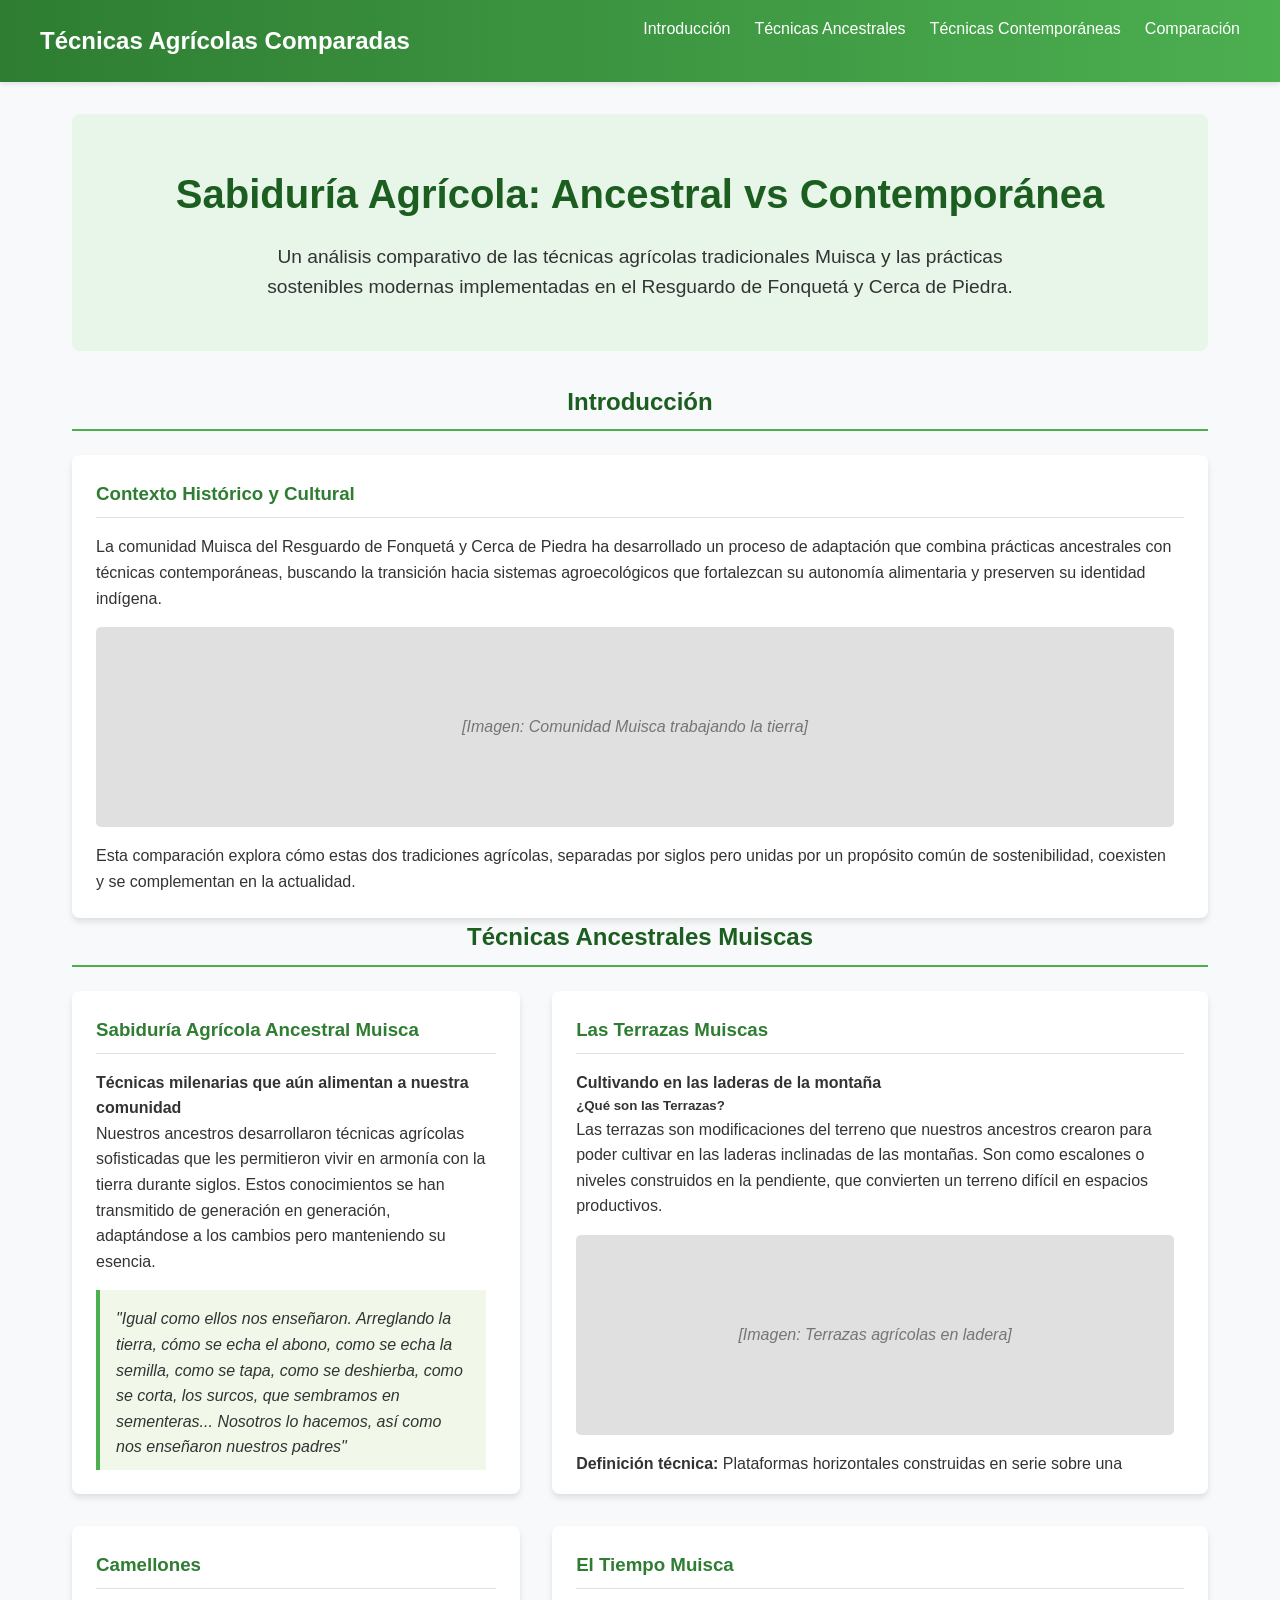
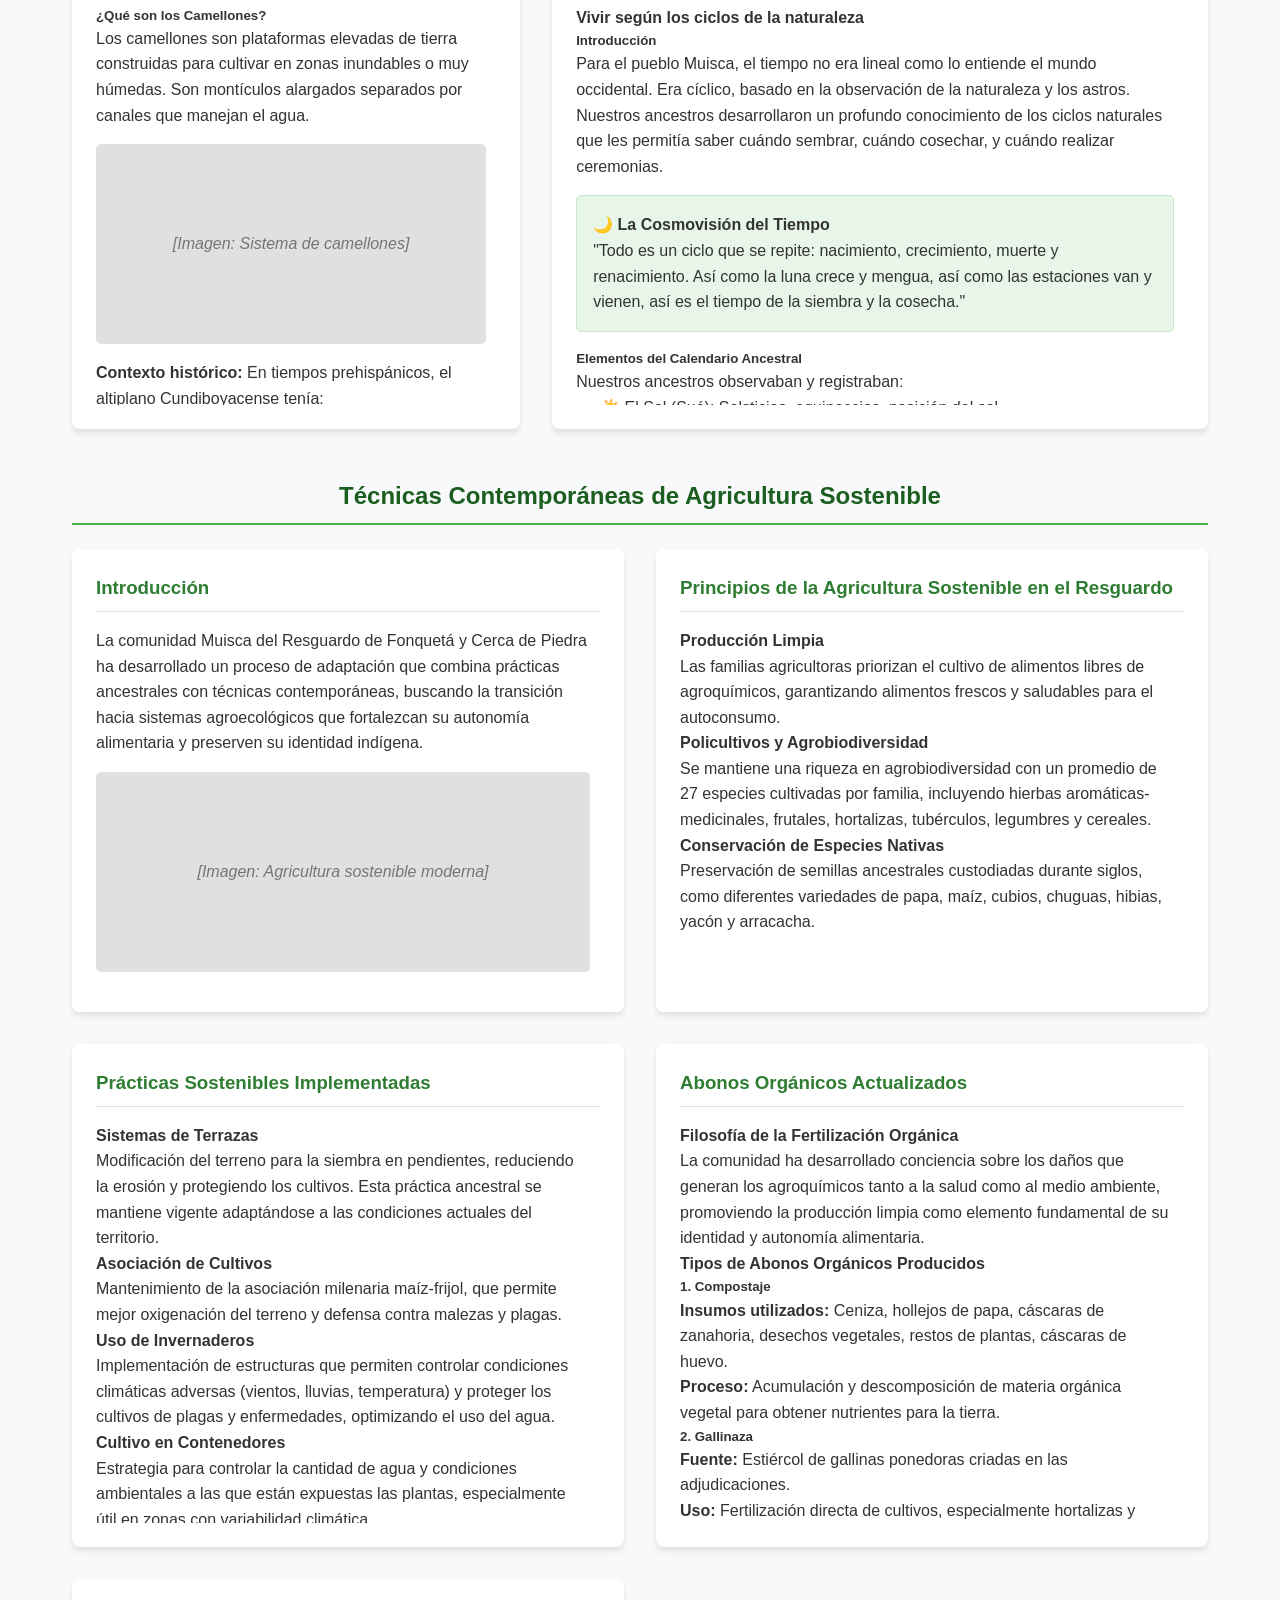
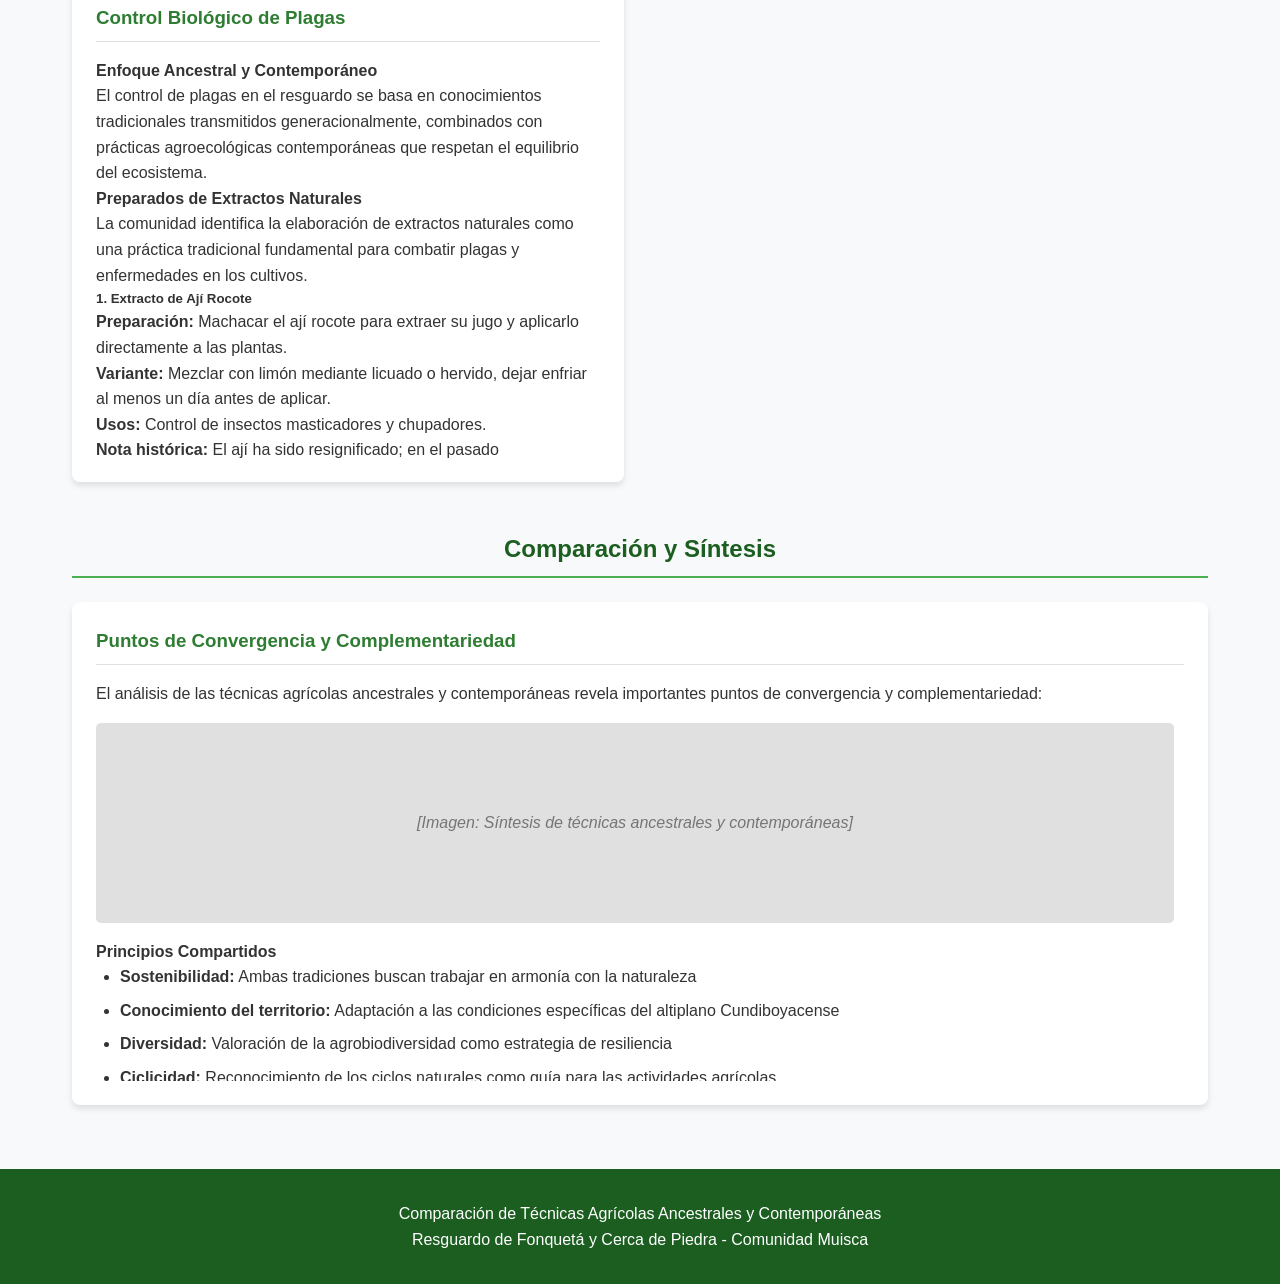
<file: comparacion.html>
<!DOCTYPE html>
<html lang="es">
<head>
    <meta charset="UTF-8">
    <meta name="viewport" content="width=device-width, initial-scale=1.0">
    <title>Técnicas Agrícolas: Ancestrales vs Contemporáneas</title>
    <style>
        /* Estilos generales */
        * {
            margin: 0;
            padding: 0;
            box-sizing: border-box;
            font-family: 'Segoe UI', Tahoma, Geneva, Verdana, sans-serif;
        }

        body {
            background-color: #f8f9fa;
            color: #333;
            line-height: 1.6;
        }

        /* Encabezado y navegación */
        header {
            background: linear-gradient(to right, #2e7d32, #4caf50);
            color: white;
            padding: 1rem;
            position: sticky;
            top: 0;
            z-index: 100;
            box-shadow: 0 2px 5px rgba(0,0,0,0.1);
        }

        .header-content {
            max-width: 1200px;
            margin: 0 auto;
            display: flex;
            justify-content: space-between;
            align-items: center;
        }

        .logo {
            font-size: 1.5rem;
            font-weight: bold;
        }

        nav ul {
            display: flex;
            list-style: none;
        }

        nav li {
            margin-left: 1.5rem;
        }

        nav a {
            color: white;
            text-decoration: none;
            font-weight: 500;
            transition: color 0.3s;
        }

        nav a:hover {
            color: #c8e6c9;
        }

        /* Secciones principales */
        .container {
            max-width: 1200px;
            margin: 0 auto;
            padding: 2rem;
        }

        .hero {
            text-align: center;
            padding: 3rem 1rem;
            background-color: #e8f5e9;
            border-radius: 8px;
            margin-bottom: 2rem;
        }

        .hero h1 {
            font-size: 2.5rem;
            margin-bottom: 1rem;
            color: #1b5e20;
        }

        .hero p {
            font-size: 1.2rem;
            max-width: 800px;
            margin: 0 auto;
        }

        /* Secciones de comparación */
        .comparison-section {
            display: grid;
            grid-template-columns: 1fr 1fr;
            gap: 2rem;
            margin-bottom: 3rem;
        }

        .section-title {
            grid-column: 1 / -1;
            text-align: center;
            margin-bottom: 1.5rem;
            color: #1b5e20;
            border-bottom: 2px solid #4caf50;
            padding-bottom: 0.5rem;
        }

        .card {
            background-color: white;
            border-radius: 8px;
            box-shadow: 0 4px 6px rgba(0,0,0,0.1);
            padding: 1.5rem;
            transition: transform 0.3s;
        }

        .card:hover {
            transform: translateY(-5px);
        }

        .card h3 {
            color: #2e7d32;
            margin-bottom: 1rem;
            border-bottom: 1px solid #e0e0e0;
            padding-bottom: 0.5rem;
        }

        .card-content {
            max-height: 400px;
            overflow-y: auto;
            padding-right: 10px;
        }

        .card-content::-webkit-scrollbar {
            width: 5px;
        }

        .card-content::-webkit-scrollbar-thumb {
            background-color: #4caf50;
            border-radius: 5px;
        }

        .image-placeholder {
            background-color: #e0e0e0;
            height: 200px;
            display: flex;
            align-items: center;
            justify-content: center;
            border-radius: 5px;
            margin: 1rem 0;
            color: #757575;
            font-style: italic;
        }

        /* Tablas */
        table {
            width: 100%;
            border-collapse: collapse;
            margin: 1rem 0;
        }

        th, td {
            padding: 0.75rem;
            text-align: left;
            border-bottom: 1px solid #e0e0e0;
        }

        th {
            background-color: #e8f5e9;
            color: #1b5e20;
        }

        /* Listas */
        ul, ol {
            margin-left: 1.5rem;
            margin-bottom: 1rem;
        }

        li {
            margin-bottom: 0.5rem;
        }

        /* Citas y recuadros */
        blockquote {
            background-color: #f1f8e9;
            border-left: 4px solid #4caf50;
            padding: 1rem;
            margin: 1rem 0;
            font-style: italic;
        }

        .highlight-box {
            background-color: #e8f5e9;
            border: 1px solid #c8e6c9;
            border-radius: 5px;
            padding: 1rem;
            margin: 1rem 0;
        }

        /* Pie de página */
        footer {
            background-color: #1b5e20;
            color: white;
            text-align: center;
            padding: 2rem;
            margin-top: 2rem;
        }

        /* Responsive */
        @media (max-width: 768px) {
            .comparison-section {
                grid-template-columns: 1fr;
            }
            
            .header-content {
                flex-direction: column;
                text-align: center;
            }
            
            nav ul {
                margin-top: 1rem;
                flex-wrap: wrap;
                justify-content: center;
            }
            
            nav li {
                margin: 0.5rem;
            }
        }
    </style>
</head>
<body>
    <header>
        <div class="header-content">
            <div class="logo">Técnicas Agrícolas Comparadas</div>
            <nav>
                <ul>
                    <li><a href="#introduccion">Introducción</a></li>
                    <li><a href="#tecnicas-ancestrales">Técnicas Ancestrales</a></li>
                    <li><a href="#tecnicas-contemporaneas">Técnicas Contemporáneas</a></li>
                    <li><a href="#comparacion">Comparación</a></li>
                </ul>
            </nav>
        </div>
    </header>

    <div class="container">
        <section class="hero">
            <h1>Sabiduría Agrícola: Ancestral vs Contemporánea</h1>
            <p>Un análisis comparativo de las técnicas agrícolas tradicionales Muisca y las prácticas sostenibles modernas implementadas en el Resguardo de Fonquetá y Cerca de Piedra.</p>
        </section>

        <section id="introduccion">
            <h2 class="section-title">Introducción</h2>
            <div class="card">
                <h3>Contexto Histórico y Cultural</h3>
                <div class="card-content">
                    <p>La comunidad Muisca del Resguardo de Fonquetá y Cerca de Piedra ha desarrollado un proceso de adaptación que combina prácticas ancestrales con técnicas contemporáneas, buscando la transición hacia sistemas agroecológicos que fortalezcan su autonomía alimentaria y preserven su identidad indígena.</p>
                    
                    <div class="image-placeholder">
                        [Imagen: Comunidad Muisca trabajando la tierra]
                    </div>
                    
                    <p>Esta comparación explora cómo estas dos tradiciones agrícolas, separadas por siglos pero unidas por un propósito común de sostenibilidad, coexisten y se complementan en la actualidad.</p>
                </div>
            </div>
        </section>

        <section id="tecnicas-ancestrales">
            <h2 class="section-title">Técnicas Ancestrales Muiscas</h2>
            
            <div class="comparison-section">
                <div class="card">
                    <h3>Sabiduría Agrícola Ancestral Muisca</h3>
                    <div class="card-content">
                        <h4>Técnicas milenarias que aún alimentan a nuestra comunidad</h4>
                        <p>Nuestros ancestros desarrollaron técnicas agrícolas sofisticadas que les permitieron vivir en armonía con la tierra durante siglos. Estos conocimientos se han transmitido de generación en generación, adaptándose a los cambios pero manteniendo su esencia.</p>
                        
                        <blockquote>
                            "Igual como ellos nos enseñaron. Arreglando la tierra, cómo se echa el abono, como se echa la semilla, como se tapa, como se deshierba, como se corta, los surcos, que sembramos en sementeras... Nosotros lo hacemos, así como nos enseñaron nuestros padres"
                        </blockquote>
                        
                        <div class="highlight-box">
                            <strong>🌾 Conocimiento Vivo</strong>
                            <p>Estas prácticas no son solo técnicas agrícolas, son parte de nuestra identidad como pueblo Muisca. A través de ellas mantenemos la conexión con nuestros ancestros y con la Madre Tierra (Jicha).</p>
                        </div>
                    </div>
                </div>

                <div class="card">
                    <h3>Las Terrazas Muiscas</h3>
                    <div class="card-content">
                        <h4>Cultivando en las laderas de la montaña</h4>
                        
                        <h5>¿Qué son las Terrazas?</h5>
                        <p>Las terrazas son modificaciones del terreno que nuestros ancestros crearon para poder cultivar en las laderas inclinadas de las montañas. Son como escalones o niveles construidos en la pendiente, que convierten un terreno difícil en espacios productivos.</p>
                        
                        <div class="image-placeholder">
                            [Imagen: Terrazas agrícolas en ladera]
                        </div>
                        
                        <p><strong>Definición técnica:</strong> Plataformas horizontales construidas en serie sobre una ladera, sostenidas por muros o taludes, que permiten el cultivo en terrenos con pendiente.</p>
                        
                        <h5>Origen y Antigüedad</h5>
                        <p>Esta práctica es milenaria en nuestro territorio. Desde tiempos precolombinos, los Muiscas construyeron terrazas en:</p>
                        <ul>
                            <li>Los bordes de los valles fríos</li>
                            <li>Las sierras que recibían gran cantidad de humedad</li>
                            <li>Laderas con inclinaciones entre 45° y 75°</li>
                        </ul>
                        
                        <h5>¿Por qué las desarrollaron?</h5>
                        <p>El territorio del altiplano tiene muchas zonas montañosas. Nuestros ancestros, en su sabiduría, entendieron que no podían desperdiciar estas tierras, así que inventaron una forma de hacerlas productivas.</p>
                        
                        <h5>Características de las Terrazas Ancestrales</h5>
                        <p><strong>Materiales Tradicionales:</strong></p>
                        <ul>
                            <li>🪨 Piedra: Para muros de contención en terrazas permanentes</li>
                            <li>🌳 Madera: Troncos y ramas para estructuras temporales</li>
                            <li>🌱 Tierra compactada: Para formar los taludes</li>
                            <li>🌿 Vegetación: Plantas que ayudan a fijar la tierra</li>
                        </ul>
                        
                        <p><strong>Estructura:</strong></p>
                        <ul>
                            <li>Muro o talud de contención: Sostiene la tierra del nivel superior</li>
                            <li>Plataforma horizontal: Superficie plana donde se cultiva</li>
                            <li>Sistema de drenaje: Permite el flujo controlado del agua</li>
                            <li>Escaleras o caminos: Para acceder a cada nivel</li>
                        </ul>
                        
                        <h5>Beneficios de las Terrazas</h5>
                        <ul>
                            <li>🛡️ Protección del Suelo: Evitan que la lluvia arrastre la tierra (erosión)</li>
                            <li>💧 Manejo del Agua: Controlan el flujo del agua de lluvia</li>
                            <li>🌾 Aprovechamiento del Territorio: Convierten terrenos "no cultivables" en productivos</li>
                            <li>🌡️ Microclimas: Cada nivel puede tener condiciones ligeramente diferentes</li>
                        </ul>
                    </div>
                </div>

                <div class="card">
                    <h3>Camellones</h3>
                    <div class="card-content">
                        <h5>¿Qué son los Camellones?</h5>
                        <p>Los camellones son plataformas elevadas de tierra construidas para cultivar en zonas inundables o muy húmedas. Son montículos alargados separados por canales que manejan el agua.</p>
                        
                        <div class="image-placeholder">
                            [Imagen: Sistema de camellones]
                        </div>
                        
                        <p><strong>Contexto histórico:</strong> En tiempos prehispánicos, el altiplano Cundiboyacense tenía:</p>
                        <ul>
                            <li>Numerosas lagunas y humedales</li>
                            <li>Zonas que se inundaban frecuentemente</li>
                            <li>Ríos con crecientes estacionales</li>
                        </ul>
                        
                        <p>Nuestros ancestros no vieron esto como un problema, sino como una oportunidad. Desarrollaron los camellones como solución ingeniosa.</p>
                        
                        <h5>Estructura de los Camellones Ancestrales</h5>
                        <p><strong>Componentes principales:</strong></p>
                        <ul>
                            <li>Plataforma elevada (el camellón propiamente)</li>
                            <li>Canales entre camellones</li>
                            <li>Capa fértil superior</li>
                        </ul>
                        
                        <h5>¿Cómo Funcionaban?</h5>
                        <p><strong>🌊 Manejo del Agua:</strong></p>
                        <ul>
                            <li>En época de lluvias: El agua se acumula en los canales</li>
                            <li>En época seca: El agua de los canales mantiene humedad</li>
                        </ul>
                        
                        <h5>Beneficios Múltiples</h5>
                        <ul>
                            <li>🌾 Agrícolas: Cultivo en zonas que serían improductivas</li>
                            <li>🐟 Complementarios: En los canales se podían criar peces</li>
                            <li>🌿 Ecológicos: Regulación natural de inundaciones</li>
                        </ul>
                    </div>
                </div>

                <div class="card">
                    <h3>El Tiempo Muisca</h3>
                    <div class="card-content">
                        <h4>Vivir según los ciclos de la naturaleza</h4>
                        
                        <h5>Introducción</h5>
                        <p>Para el pueblo Muisca, el tiempo no era lineal como lo entiende el mundo occidental. Era cíclico, basado en la observación de la naturaleza y los astros. Nuestros ancestros desarrollaron un profundo conocimiento de los ciclos naturales que les permitía saber cuándo sembrar, cuándo cosechar, y cuándo realizar ceremonias.</p>
                        
                        <div class="highlight-box">
                            <strong>🌙 La Cosmovisión del Tiempo</strong>
                            <p>"Todo es un ciclo que se repite: nacimiento, crecimiento, muerte y renacimiento. Así como la luna crece y mengua, así como las estaciones van y vienen, así es el tiempo de la siembra y la cosecha."</p>
                        </div>
                        
                        <h5>Elementos del Calendario Ancestral</h5>
                        <p>Nuestros ancestros observaban y registraban:</p>
                        <ul>
                            <li>☀️ El Sol (Sué): Solsticios, equinoccios, posición del sol</li>
                            <li>🌙 La Luna (Chía): Fases lunares, ciclos menstruales</li>
                            <li>⭐ Las Estrellas: Constelaciones visibles en diferentes épocas</li>
                            <li>🌧️ Las Lluvias: Épocas de lluvia y sequía</li>
                            <li>🌡️ Las Temperaturas: Heladas, vientos, cambios estacionales</li>
                        </ul>
                        
                        <h5>El Año Muisca</h5>
                        <p><strong>Estructura del calendario:</strong> El año Muisca se dividía en ciclos relacionados con las actividades agrícolas y ceremoniales:</p>
                        <ul>
                            <li>Número de "meses" o períodos: Reconocían ciclos que se alineaban con las lunas y las temporadas</li>
                            <li>Ciclos de Cultivo Principales: Maíz y papa como cultivos estructuradores</li>
                        </ul>
                        
                        <h5>El Calendario Lunar</h5>
                        <p>La Luna (Chía) era fundamental para determinar los momentos de siembra, poda, cosecha y otras actividades agrícolas. Este conocimiento aún pervive en muchas familias del resguardo.</p>
                        
                        <blockquote>
                            "En menguante yo apodo y me da más fruto. Mientras hay gente que dice que en la creciente, pero yo no, la creciente se va, es crece. Mientras que la menguante no crece tanto y bota fruto"
                        </blockquote>
                        
                        <h5>Las Cuatro Fases y sus Usos</h5>
                        <ul>
                            <li>🌑 LUNA NUEVA: Preparación de la tierra, limpieza del terreno</li>
                            <li>🌒 LUNA CRECIENTE: Siembra de cultivos de fruto y hortalizas de hoja</li>
                            <li>🌕 LUNA LLENA: Cosecha de hierbas medicinales y frutos</li>
                            <li>🌘 LUNA MENGUANTE: Siembra de tubérculos y raíces, poda, abonado</li>
                        </ul>
                        
                        <h5>Tabla Resumen: Calendario Lunar Agrícola</h5>
                        <table>
                            <thead>
                                <tr>
                                    <th>Fase Lunar</th>
                                    <th>Sembrar</th>
                                    <th>Cosechar</th>
                                    <th>Podar</th>
                                    <th>Abonar</th>
                                    <th>Otros</th>
                                </tr>
                            </thead>
                            <tbody>
                                <tr>
                                    <td>🌑 Nueva</td>
                                    <td>❌ Nada importante</td>
                                    <td>❌</td>
                                    <td>❌</td>
                                    <td>✓ Preparar tierra</td>
                                    <td>Limpiar, planificar</td>
                                </tr>
                                <tr>
                                    <td>🌒 Creciente</td>
                                    <td>✓ Frutos y hojas</td>
                                    <td>✓ Hojas</td>
                                    <td>❌</td>
                                    <td>❌</td>
                                    <td>✓ Riego abundante, injertos</td>
                                </tr>
                                <tr>
                                    <td>🌕 Llena</td>
                                    <td>✓ Últimos días</td>
                                    <td>✓ Frutos y medicinas</td>
                                    <td>❌</td>
                                    <td>❌</td>
                                    <td>✓ Ceremonias, recolectar semillas</td>
                                </tr>
                                <tr>
                                    <td>🌘 Menguante</td>
                                    <td>✓ Raíces y tubérculos</td>
                                    <td>✓ Tubérculos</td>
                                    <td>✓✓ Mejor momento</td>
                                    <td>✓✓✓</td>
                                    <td>✓ Cortar madera, control plagas</td>
                                </tr>
                            </tbody>
                        </table>
                        
                        <h5>El Calendario Solar y las Estaciones</h5>
                        <p>En el altiplano Cundiboyacense no hay cuatro estaciones marcadas como en zonas templadas, pero sí dos períodos claramente diferenciados:</p>
                        
                        <p><strong>🌧️ ÉPOCA DE LLUVIAS</strong></p>
                        <ul>
                            <li>Cuándo: Abril-Mayo y Octubre-Noviembre</li>
                            <li>Características: Lluvias frecuentes y abundantes</li>
                            <li>Actividades: Siembra principal de la mayoría de cultivos</li>
                        </ul>
                        
                        <p><strong>☀️ ÉPOCA SECA (Verano)</strong></p>
                        <ul>
                            <li>Cuándo: Diciembre-Marzo y Junio-Septiembre</li>
                            <li>Características: Pocas o ninguna lluvia</li>
                            <li>Actividades: Cosecha principal de cultivos</li>
                        </ul>
                    </div>
                </div>
            </div>
        </section>

        <section id="tecnicas-contemporaneas">
            <h2 class="section-title">Técnicas Contemporáneas de Agricultura Sostenible</h2>
            
            <div class="comparison-section">
                <div class="card">
                    <h3>Introducción</h3>
                    <div class="card-content">
                        <p>La comunidad Muisca del Resguardo de Fonquetá y Cerca de Piedra ha desarrollado un proceso de adaptación que combina prácticas ancestrales con técnicas contemporáneas, buscando la transición hacia sistemas agroecológicos que fortalezcan su autonomía alimentaria y preserven su identidad indígena.</p>
                        
                        <div class="image-placeholder">
                            [Imagen: Agricultura sostenible moderna]
                        </div>
                    </div>
                </div>

                <div class="card">
                    <h3>Principios de la Agricultura Sostenible en el Resguardo</h3>
                    <div class="card-content">
                        <h4>Producción Limpia</h4>
                        <p>Las familias agricultoras priorizan el cultivo de alimentos libres de agroquímicos, garantizando alimentos frescos y saludables para el autoconsumo.</p>
                        
                        <h4>Policultivos y Agrobiodiversidad</h4>
                        <p>Se mantiene una riqueza en agrobiodiversidad con un promedio de 27 especies cultivadas por familia, incluyendo hierbas aromáticas-medicinales, frutales, hortalizas, tubérculos, legumbres y cereales.</p>
                        
                        <h4>Conservación de Especies Nativas</h4>
                        <p>Preservación de semillas ancestrales custodiadas durante siglos, como diferentes variedades de papa, maíz, cubios, chuguas, hibias, yacón y arracacha.</p>
                    </div>
                </div>

                <div class="card">
                    <h3>Prácticas Sostenibles Implementadas</h3>
                    <div class="card-content">
                        <h4>Sistemas de Terrazas</h4>
                        <p>Modificación del terreno para la siembra en pendientes, reduciendo la erosión y protegiendo los cultivos. Esta práctica ancestral se mantiene vigente adaptándose a las condiciones actuales del territorio.</p>
                        
                        <h4>Asociación de Cultivos</h4>
                        <p>Mantenimiento de la asociación milenaria maíz-frijol, que permite mejor oxigenación del terreno y defensa contra malezas y plagas.</p>
                        
                        <h4>Uso de Invernaderos</h4>
                        <p>Implementación de estructuras que permiten controlar condiciones climáticas adversas (vientos, lluvias, temperatura) y proteger los cultivos de plagas y enfermedades, optimizando el uso del agua.</p>
                        
                        <h4>Cultivo en Contenedores</h4>
                        <p>Estrategia para controlar la cantidad de agua y condiciones ambientales a las que están expuestas las plantas, especialmente útil en zonas con variabilidad climática.</p>
                        
                        <h4>Reforestación con Especies Nativas</h4>
                        <p>Eliminación progresiva de especies foráneas (eucaliptos, pinos) y siembra de especies nativas como el chilco, que contribuye a la generación del colchón hídrico y retención de agua.</p>
                        
                        <h4>Calendario Lunar</h4>
                        <p>Algunas familias mantienen el uso del calendario lunar para actividades agrícolas, realizando en fase menguante el abonado y la poda para obtener mayor producción de frutos.</p>
                    </div>
                </div>

                <div class="card">
                    <h3>Abonos Orgánicos Actualizados</h3>
                    <div class="card-content">
                        <h4>Filosofía de la Fertilización Orgánica</h4>
                        <p>La comunidad ha desarrollado conciencia sobre los daños que generan los agroquímicos tanto a la salud como al medio ambiente, promoviendo la producción limpia como elemento fundamental de su identidad y autonomía alimentaria.</p>
                        
                        <h4>Tipos de Abonos Orgánicos Producidos</h4>
                        
                        <h5>1. Compostaje</h5>
                        <p><strong>Insumos utilizados:</strong> Ceniza, hollejos de papa, cáscaras de zanahoria, desechos vegetales, restos de plantas, cáscaras de huevo.</p>
                        <p><strong>Proceso:</strong> Acumulación y descomposición de materia orgánica vegetal para obtener nutrientes para la tierra.</p>
                        
                        <h5>2. Gallinaza</h5>
                        <p><strong>Fuente:</strong> Estiércol de gallinas ponedoras criadas en las adjudicaciones.</p>
                        <p><strong>Uso:</strong> Fertilización directa de cultivos, especialmente hortalizas y aromáticas.</p>
                        
                        <h5>3. Lombricultivo</h5>
                        <p><strong>Implementación:</strong> Sistema de producción de humus de lombriz mediante la cría controlada de lombrices rojas.</p>
                        <p><strong>Beneficios:</strong> Producción de abono de alta calidad con excelentes propiedades para mejorar la estructura y fertilidad del suelo.</p>
                        
                        <h5>4. Estiércol de Conejo</h5>
                        <p><strong>Fuente:</strong> Cría de conejos en algunas adjudicaciones.</p>
                        <p><strong>Ventaja:</strong> Alto contenido de nitrógeno y fácil descomposición.</p>
                        
                        <h5>5. Cascarilla de Arroz</h5>
                        <p><strong>Función:</strong> Mejorar la oxigenación y retención de humedad en la tierra.</p>
                        <p><strong>Aplicación:</strong> Mezclada con otros componentes orgánicos en la preparación de abonos compuestos.</p>
                        
                        <h4>Transformación Histórica</h4>
                        <p>En décadas anteriores (años 60) se utilizaba principalmente estiércol de vaca y caña de maíz. La adaptación actual responde a la transformación del territorio, donde la tenencia de ganado en las adjudicaciones es prácticamente nula, llevando a la diversificación de fuentes orgánicas.</p>
                        
                        <h4>Recomendaciones Técnicas</h4>
                        <ul>
                            <li>Fortalecer las técnicas de elaboración de compost mediante asistencia técnica agropecuaria.</li>
                            <li>Promover el intercambio de conocimientos entre familias sobre mejores prácticas de fertilización orgánica.</li>
                            <li>Desarrollar sistemas de producción a mayor escala para satisfacer las necesidades de las familias agricultoras.</li>
                        </ul>
                    </div>
                </div>

                <div class="card">
                    <h3>Control Biológico de Plagas</h3>
                    <div class="card-content">
                        <h4>Enfoque Ancestral y Contemporáneo</h4>
                        <p>El control de plagas en el resguardo se basa en conocimientos tradicionales transmitidos generacionalmente, combinados con prácticas agroecológicas contemporáneas que respetan el equilibrio del ecosistema.</p>
                        
                        <h4>Preparados de Extractos Naturales</h4>
                        <p>La comunidad identifica la elaboración de extractos naturales como una práctica tradicional fundamental para combatir plagas y enfermedades en los cultivos.</p>
                        
                        <h5>1. Extracto de Ají Rocote</h5>
                        <p><strong>Preparación:</strong> Machacar el ají rocote para extraer su jugo y aplicarlo directamente a las plantas.</p>
                        <p><strong>Variante:</strong> Mezclar con limón mediante licuado o hervido, dejar enfriar al menos un día antes de aplicar.</p>
                        <p><strong>Usos:</strong> Control de insectos masticadores y chupadores.</p>
                        <p><strong>Nota histórica:</strong> El ají ha sido resignificado; en el pasado prehispánico se consideraba el mejor condimento culinario, mientras que hoy se utiliza principalmente con fines ecológicos para el manejo de plagas.</p>
                        
                        <h5>2. Mezcla de Ajo con Ruda</h5>
                        <p><strong>Componentes:</strong> Ajo nacional y hojas de ruda.</p>
                        <p><strong>Aplicación:</strong> Control de diversas plagas y como repelente natural.</p>
                        <p><strong>Beneficios adicionales:</strong> Propiedades fungicidas y bactericidas.</p>
                        
                        <h5>3. Extracto de Ortiga</h5>
                        <p><strong>Preparación:</strong> Infusión de hojas de ortiga.</p>
                        <p><strong>Usos:</strong> Fortalecimiento de plantas y control preventivo de plagas.</p>
                        
                        <h4>Prácticas de Manejo Integrado</h4>
                        
                        <h5>1. Control Cultural</h5>
                        <p><strong>Asociación de cultivos:</strong> La siembra intercalada de diferentes especies (maíz-frijol-haba) confunde a las plagas y reduce su incidencia.</p>
                        <p><strong>Rotación de cultivos:</strong> Práctica que previene la acumulación de poblaciones de plagas específicas.</p>
                        
                        <h5>2. Control Mecánico</h5>
                        <p><strong>Uso de espantapájaros:</strong> Elaborados con materiales reciclados para evitar el daño de cultivos de arvejas y frutales por parte de aves.</p>
                        <p><strong>Recolección manual:</strong> De la chiza al momento del deshierbe, que posteriormente se utiliza como alimento para las gallinas, cerrando el ciclo de forma sostenible.</p>
                        
                        <h5>3. Diversificación y Plantas Repelentes</h5>
                        <p><strong>Hierbas aromáticas:</strong> El cultivo de al menos 32 especies diferentes de hierbas aromáticas-medicinales (romero, ruda, ajenjo, albahaca, caléndula, entre otras) actúa como repelente natural de plagas.</p>
                        <p><strong>Policultivos:</strong> La gran variedad de especies sembradas (promedio de 27 por familia) representa un avance significativo hacia sistemas resilientes que naturalmente controlan plagas.</p>
                    </div>
                </div>
            </div>
        </section>

        <section id="comparacion">
            <h2 class="section-title">Comparación y Síntesis</h2>
            
            <div class="card">
                <h3>Puntos de Convergencia y Complementariedad</h3>
                <div class="card-content">
                    <p>El análisis de las técnicas agrícolas ancestrales y contemporáneas revela importantes puntos de convergencia y complementariedad:</p>
                    
                    <div class="image-placeholder">
                        [Imagen: Síntesis de técnicas ancestrales y contemporáneas]
                    </div>
                    
                    <h4>Principios Compartidos</h4>
                    <ul>
                        <li><strong>Sostenibilidad:</strong> Ambas tradiciones buscan trabajar en armonía con la naturaleza</li>
                        <li><strong>Conocimiento del territorio:</strong> Adaptación a las condiciones específicas del altiplano Cundiboyacense</li>
                        <li><strong>Diversidad:</strong> Valoración de la agrobiodiversidad como estrategia de resiliencia</li>
                        <li><strong>Ciclicidad:</strong> Reconocimiento de los ciclos naturales como guía para las actividades agrícolas</li>
                    </ul>
                    
                    <h4>Adaptaciones y Evoluciones</h4>
                    <ul>
                        <li>Las terrazas ancestrales se han adaptado incorporando materiales modernos</li>
                        <li>El calendario lunar se mantiene vigente junto con nuevas tecnologías</li>
                        <li>Los abonos orgánicos han diversificado sus fuentes según la disponibilidad actual</li>
                        <li>El control de plagas combina preparados tradicionales con prácticas agroecológicas modernas</li>
                    </ul>
                    
                    <h4>Lecciones para el Futuro</h4>
                    <p>La experiencia del Resguardo de Fonquetá y Cerca de Piedra demuestra que es posible construir sistemas agrícolas sostenibles que integren lo mejor de ambas tradiciones, respetando la identidad cultural mientras se adaptan a los desafíos contemporáneos.</p>
                </div>
            </div>
        </section>
    </div>

    <footer>
        <p>Comparación de Técnicas Agrícolas Ancestrales y Contemporáneas</p>
        <p>Resguardo de Fonquetá y Cerca de Piedra - Comunidad Muisca</p>
    </footer>
</body>
</html>
</file>
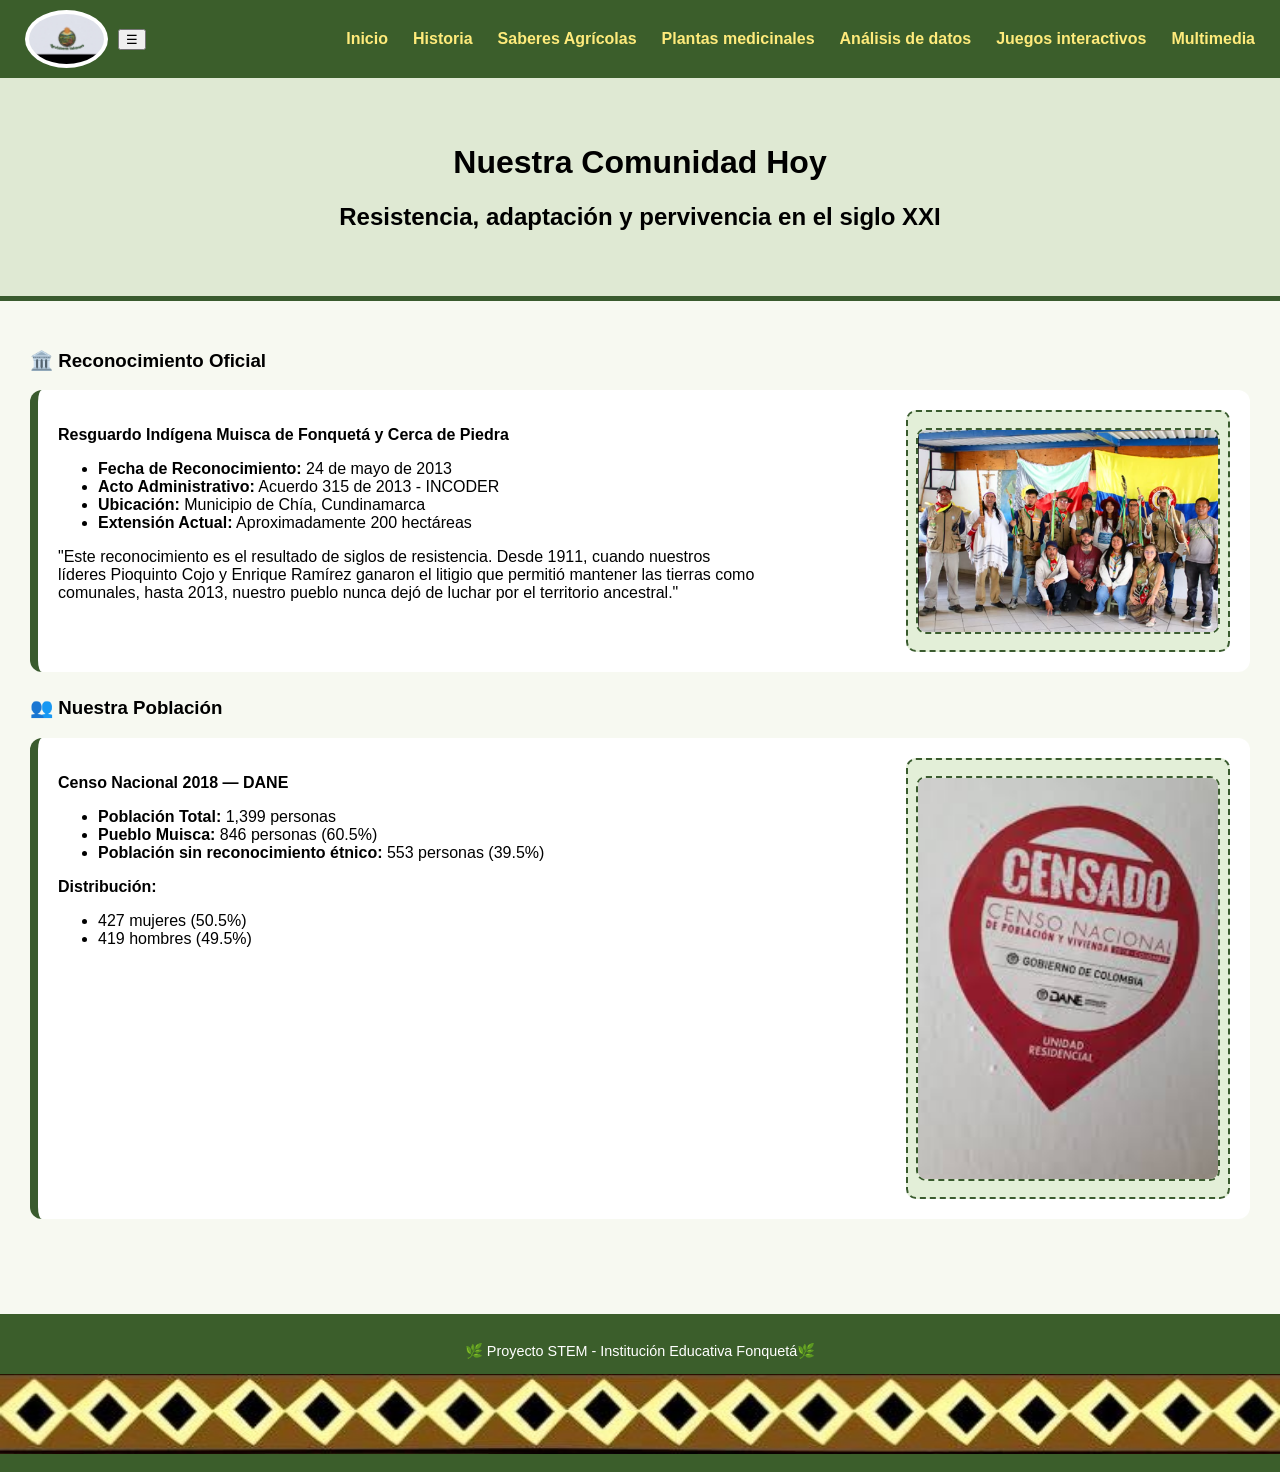
<file: comunidad.html>
<!DOCTYPE html>
<html lang="es">
<head>
  <meta charset="UTF-8">
  <title>Nuestra Comunidad Hoy</title>
  <link rel="stylesheet" href="comunidad.css">
</head>

<body>

  <nav class="menu">
    <div class="menu-header">
      <img src="LOGO.jpeg" alt="Logo Agro Saberes Fonquetá" class="logo">
      <button class="menu-toggle" aria-label="Abrir menú">☰</button>
    </div>

    <ul class="menu-items">
      <li><a href="index.html" class="active">Inicio</a></li>
      <li class="submenu">
       <a href="origenes.html" class="submenu-toggle active">Historia</a>
        <ul class="submenu-list">
          <li><a href="valvanera.html">Cerro de la Valvanera</a></li>
          <li><a href="comunidad.html">Comunidad actual</a></li>
        </ul>
      </li>
      <li class="submenu">
       <a href="ancestrales.html" class="submenu-toggle active">Saberes Agrícolas</a>
        <ul class="submenu-list">
            <li><a href="contemporaneas.html">Técnicas contemporáneas</a></li>
           
      </ul>
    </li>
       <li><a href="catalogo.html" class="active">Plantas medicinales</a></li>
      <li><a href="analisis.html" class="active">Análisis de datos</a></li>
     <li><a href="juegos.html" class="active">Juegos interactivos</a></li>
      <li><a href="multimedia.html" class="active">Multimedia</a></li>
    
    </ul>
  </nav>

<!-- 🌄 ENCABEZADO -->
<header class="hero fade-in">
  <h1>Nuestra Comunidad Hoy</h1>
  <h2>Resistencia, adaptación y pervivencia en el siglo XXI</h2>
</header>


<section class="contenido fade-in">

<!-- SECCIÓN 1 -->
<h3>🏛️ Reconocimiento Oficial</h3>

<div class="bloque">
  <div class="texto">
    <p><b>Resguardo Indígena Muisca de Fonquetá y Cerca de Piedra</b></p>
    <ul>
      <li><b>Fecha de Reconocimiento:</b> 24 de mayo de 2013</li>
      <li><b>Acto Administrativo:</b> Acuerdo 315 de 2013 - INCODER</li>
      <li><b>Ubicación:</b> Municipio de Chía, Cundinamarca</li>
      <li><b>Extensión Actual:</b> Aproximadamente 200 hectáreas</li>
    </ul>

    <p class="cita">
      "Este reconocimiento es el resultado de siglos de resistencia. 
      Desde 1911, cuando nuestros líderes Pioquinto Cojo y Enrique Ramírez 
      ganaron el litigio que permitió mantener las tierras como comunales, 
      hasta 2013, nuestro pueblo nunca dejó de luchar por el territorio ancestral."
    </p>
  </div>

  <div class="imagen montana">
    <p> <img src="reconocimiento.png">  </p>
  </div>
</div>


<!-- SECCIÓN 2 -->
<h3>👥 Nuestra Población</h3>

<div class="bloque">
  <div class="texto">
    <p><b>Censo Nacional 2018 — DANE</b></p>
    <ul>
      <li><b>Población Total:</b> 1,399 personas</li>
      <li><b>Pueblo Muisca:</b> 846 personas (60.5%)</li>
      <li><b>Población sin reconocimiento étnico:</b> 553 personas (39.5%)</li>
    </ul>

    <p><b>Distribución:</b></p>
    <ul>
      <li>427 mujeres (50.5%)</li>
      <li>419 hombres (49.5%)</li>
    </ul>
  </div>

  <div class="imagen espiritu">
    <p> <img src="censo.jfif">  </p>
  </div>
</div>

</section>
 <footer>
    <p>🌿 Proyecto STEM - Institución Educativa Fonquetá🌿</p>
     <img src="footer.jpeg">
  </footer>

<!-- SCRIPT DEL MENÚ -->
<script>
document.querySelector(".menu-toggle").addEventListener("click", () => {
  document.querySelector(".menu-items").classList.toggle("show");
});

document.querySelectorAll(".submenu-toggle").forEach(btn => {
  btn.addEventListener("click", e => {
    e.preventDefault();
    btn.parentElement.classList.toggle("active");
  });
});
</script>

</body>
</html>
</file>
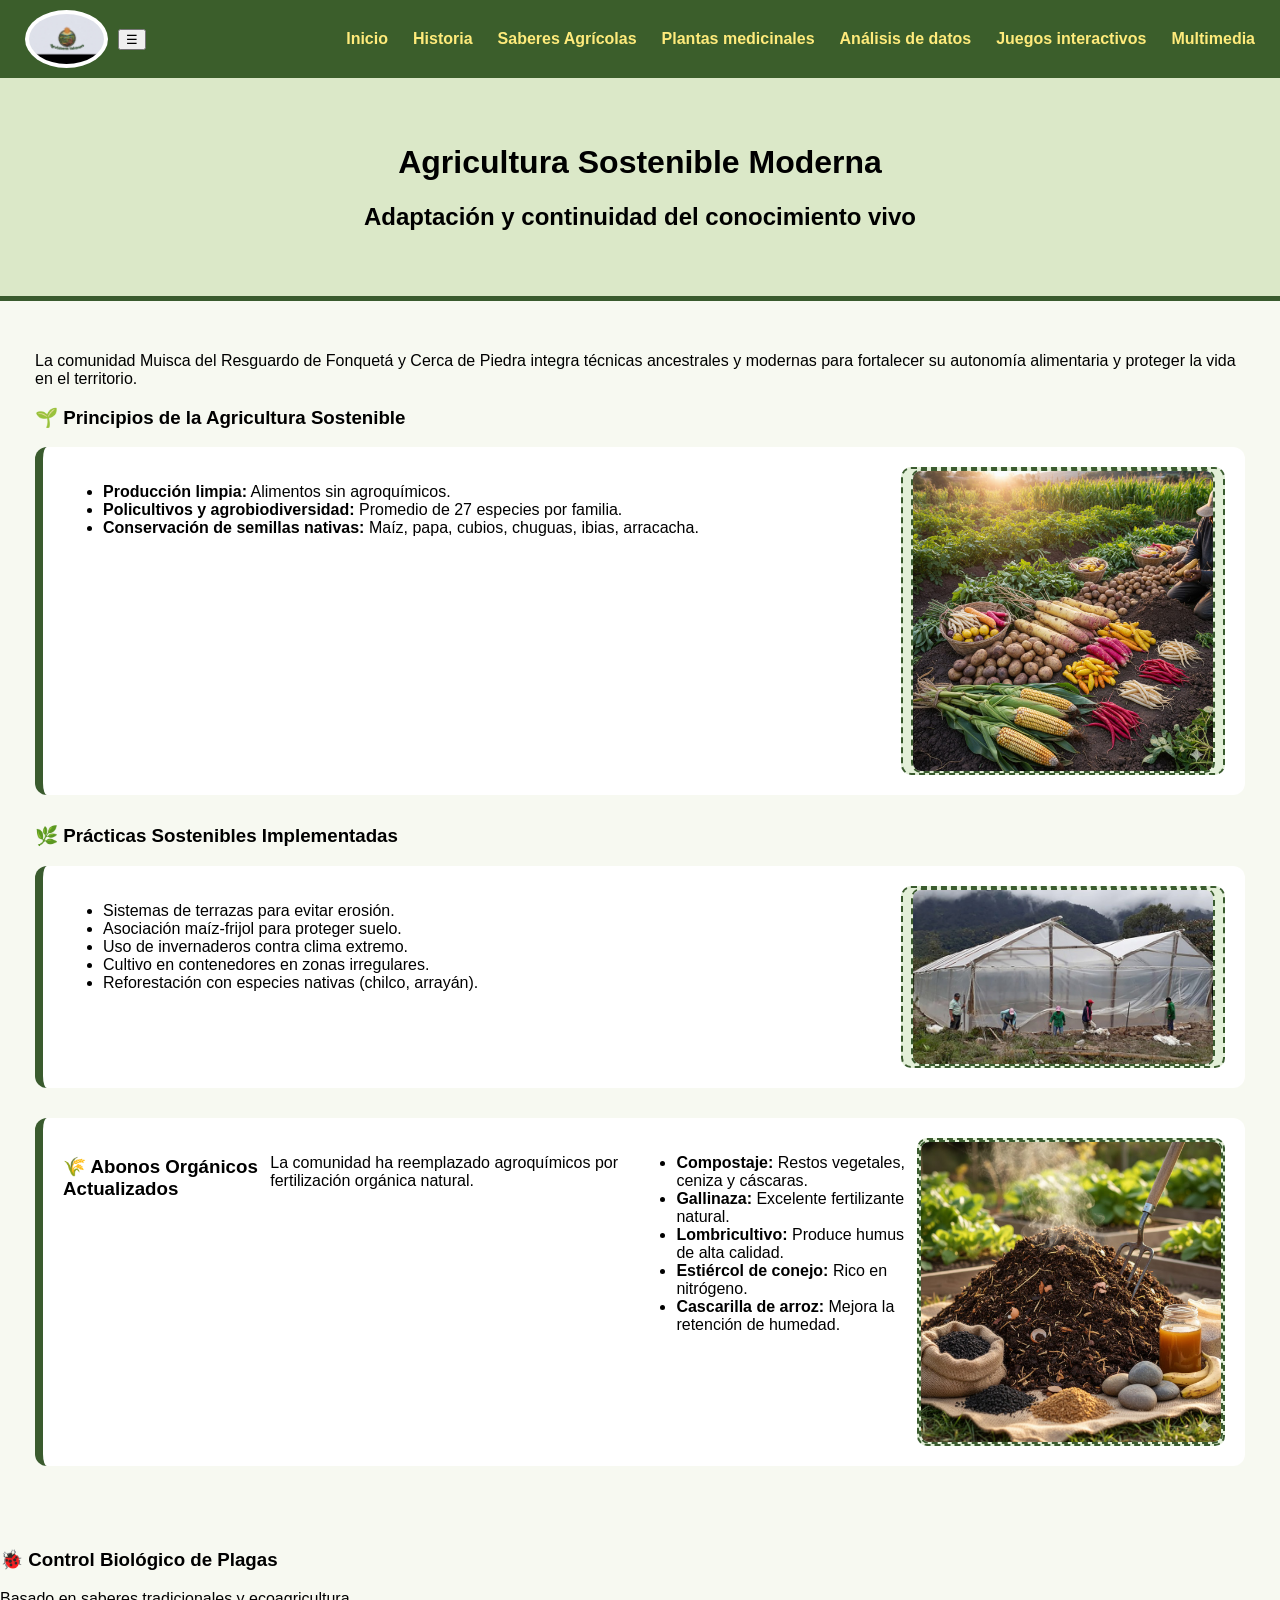
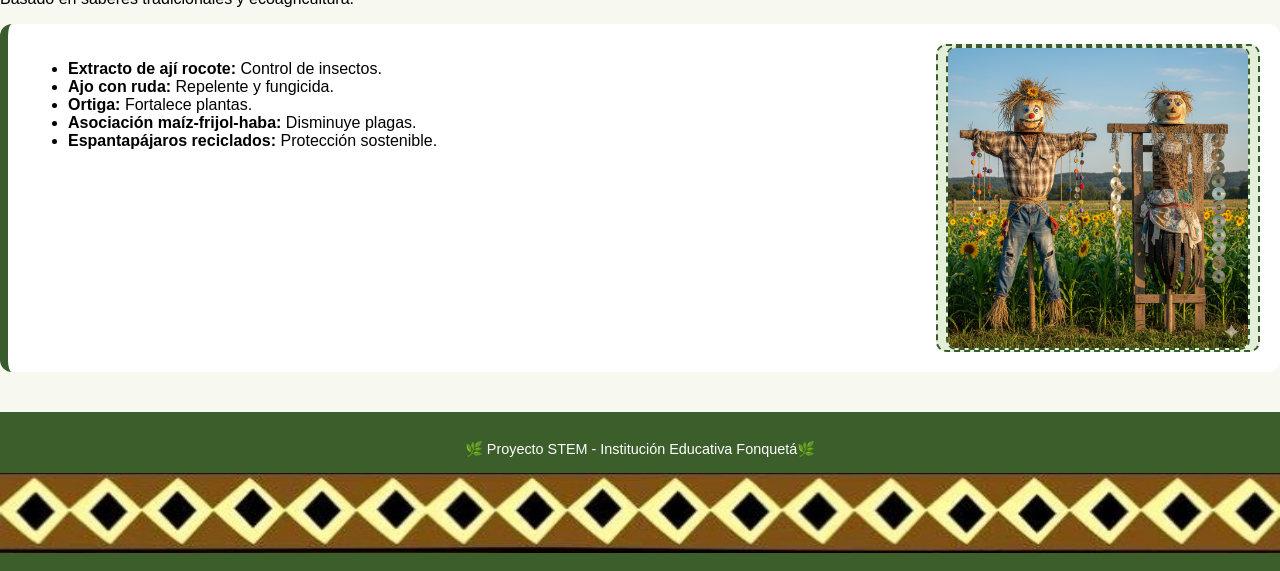
<file: contemporaneas.html>
<!DOCTYPE html>
<html lang="es">
<head>
  <meta charset="UTF-8">
  <title>Técnicas Contemporáneas - Agricultura Sostenible Muisca</title>
  <link rel="stylesheet" href="contemporaneas.css">
</head>

<body>

<!-- 🌿 MENÚ SUPERIOR -->
  <nav class="menu">
    <div class="menu-header">
      <img src="LOGO.jpeg" alt="Logo Agro Saberes Fonquetá" class="logo">
      <button class="menu-toggle" aria-label="Abrir menú">☰</button>
    </div>

    <ul class="menu-items">
      <li><a href="index.html" class="active">Inicio</a></li>
      <li class="submenu">
       <a href="origenes.html" class="submenu-toggle active">Historia</a>
        <ul class="submenu-list">
          <li><a href="valvanera.html">Cerro de la Valvanera</a></li>
          <li><a href="comunidad.html">Comunidad actual</a></li>
        </ul>
      </li>
      <li class="submenu">
       <a href="ancestrales.html" class="submenu-toggle active">Saberes Agrícolas</a>
        <ul class="submenu-list">
            <li><a href="contemporaneas.html">Técnicas contemporáneas</a></li>
           
      </ul>
    </li>
       <li><a href="catalogo.html" class="active">Plantas medicinales</a></li>
      <li><a href="analisis.html" class="active">Análisis de datos</a></li>
     <li><a href="juegos.html" class="active">Juegos interactivos</a></li>
      <li><a href="multimedia.html" class="active">Multimedia</a></li>
    
    </ul>
  </nav>
<!-- HERO -->
<header class="hero fade-in">
  <h1>Agricultura Sostenible Moderna</h1>
  <h2>Adaptación y continuidad del conocimiento vivo</h2>
</header>

<!-- CONTENIDO -->
<section class="contenido fade-in">

<p class="introduccion">
La comunidad Muisca del Resguardo de Fonquetá y Cerca de Piedra integra técnicas ancestrales y modernas
para fortalecer su autonomía alimentaria y proteger la vida en el territorio.
</p>

<h3>🌱 Principios de la Agricultura Sostenible</h3>

<div class="bloque">
  <div class="texto">
    <ul>
      <li><b>Producción limpia:</b> Alimentos sin agroquímicos.</li>
      <li><b>Policultivos y agrobiodiversidad:</b> Promedio de 27 especies por familia.</li>
      <li><b>Conservación de semillas nativas:</b> Maíz, papa, cubios, chuguas, ibias, arracacha.</li>
    </ul>
  </div>
  <div class="imagen1">
    <img src="semillas.jpg">
  </div>
</div>

<h3>🌿 Prácticas Sostenibles Implementadas</h3>

<div class="bloque">
  <div class="texto">
    <ul>
      <li>Sistemas de terrazas para evitar erosión.</li>
      <li>Asociación maíz-frijol para proteger suelo.</li>
      <li>Uso de invernaderos contra clima extremo.</li>
      <li>Cultivo en contenedores en zonas irregulares.</li>
      <li>Reforestación con especies nativas (chilco, arrayán).</li>
    </ul>
  </div>
  <div class="imagen1">
   <img src="invernaderos.jpg">
  </div>
</div>
<div class="bloque">

<h3>🌾 Abonos Orgánicos Actualizados</h3>

<p>La comunidad ha reemplazado agroquímicos por fertilización orgánica natural.</p>

<div class="lista-larga">
  <ul>
    <li><b>Compostaje:</b> Restos vegetales, ceniza y cáscaras.</li>
    <li><b>Gallinaza:</b> Excelente fertilizante natural.</li>
    <li><b>Lombricultivo:</b> Produce humus de alta calidad.</li>
    <li><b>Estiércol de conejo:</b> Rico en nitrógeno.</li>
    <li><b>Cascarilla de arroz:</b> Mejora la retención de humedad.</li>
  </ul>


</div>
<div class="imagen1">
  <img src="compostaje.jpg">
</div>
</section>
<h3>🐞 Control Biológico de Plagas</h3>

<p>
Basado en saberes tradicionales y ecoagricultura.
</p>

<div class="bloque">
  <div class="texto">
    <ul>
      <li><b>Extracto de ají rocote:</b> Control de insectos.</li>
      <li><b>Ajo con ruda:</b> Repelente y fungicida.</li>
      <li><b>Ortiga:</b> Fortalece plantas.</li>
      <li><b>Asociación maíz-frijol-haba:</b> Disminuye plagas.</li>
      <li><b>Espantapájaros reciclados:</b> Protección sostenible.</li>
    </ul>
  </div>
  <div class="imagen1">
    <img src="espantapajaros.jpg">
  </div>
</div>

</section>
 <footer>
    <p>🌿 Proyecto STEM - Institución Educativa Fonquetá🌿</p>
     <img src="footer.jpeg">
  </footer>
<script>
document.querySelector(".menu-toggle").onclick = () => {
  document.querySelector(".menu-items").classList.toggle("show");
};
</script>

</body>
</html>
</file>
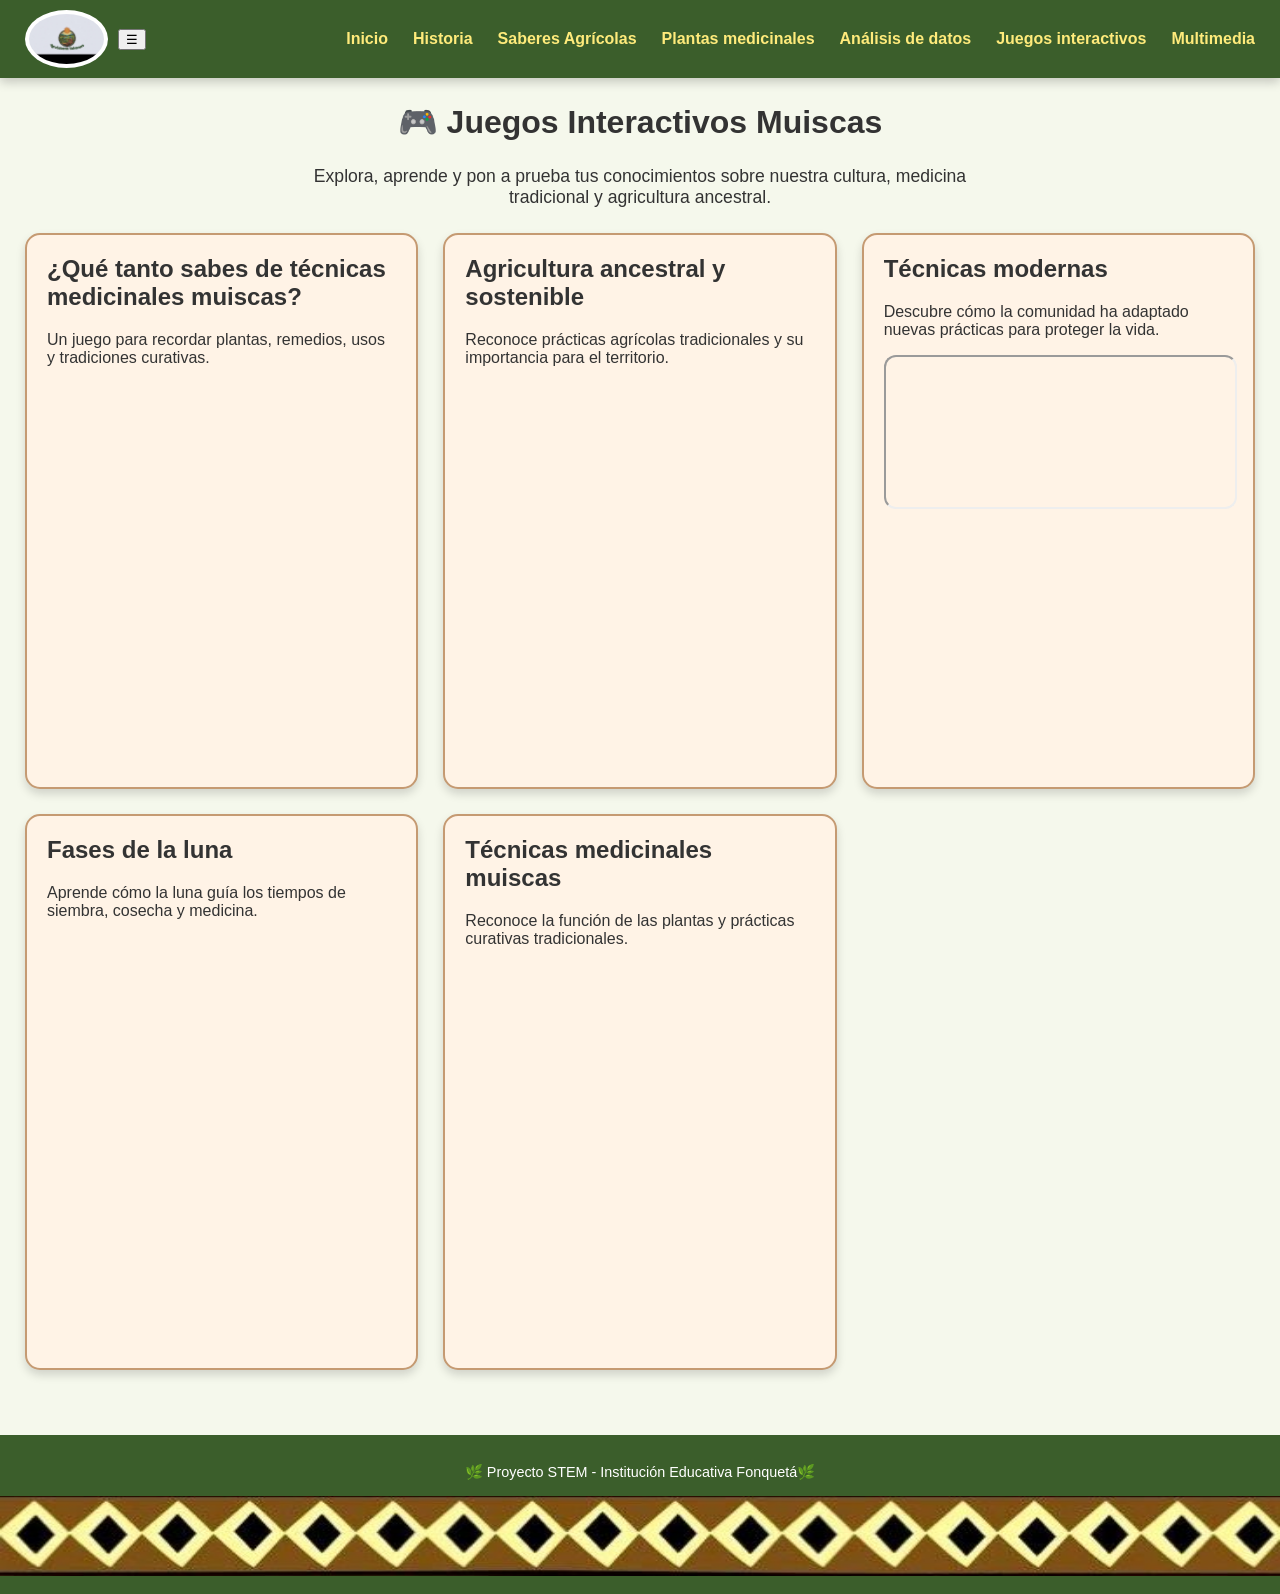
<file: juegos.html>
<!DOCTYPE html>
<html lang="es">
<head>
    <meta charset="UTF-8">
    <meta name="viewport" content="width=device-width, initial-scale=1.0">
    <title>Juegos Interactivos Muiscas</title>
    <link rel="stylesheet" href="juegos.css">
</head>
<body>

<header>
    <nav class="menu">
    <div class="menu-header">
      <img src="LOGO.jpeg" alt="Logo Agro Saberes Fonquetá" class="logo">
      <button class="menu-toggle" aria-label="Abrir menú">☰</button>
    </div>

    <ul class="menu-items">
      <li><a href="index.html" class="active">Inicio</a></li>
      <li class="submenu">
       <a href="origenes.html" class="submenu-toggle active">Historia</a>
        <ul class="submenu-list">
          <li><a href="valvanera.html">Cerro de la Valvanera</a></li>
          <li><a href="comunidad.html">Comunidad actual</a></li>
        </ul>
      </li>
      <li class="submenu">
       <a href="ancestrales.html" class="submenu-toggle active">Saberes Agrícolas</a>
        <ul class="submenu-list">
            <li><a href="contemporaneas.html">Técnicas contemporáneas</a></li>
          
      </ul>
    </li>
       <li><a href="catalogo.html" class="active">Plantas medicinales</a></li>
      <li><a href="analisis.html" class="active">Análisis de datos</a></li>
     <li><a href="juegos.html" class="active">Juegos interactivos</a></li>
      <li><a href="multimedia.html" class="active">Multimedia</a></li>
    
    </ul>
  </nav>
</header>

<h1 class="titulo">🎮 Juegos Interactivos Muiscas</h1>
<p class="intro">Explora, aprende y pon a prueba tus conocimientos sobre nuestra cultura, medicina tradicional y agricultura ancestral.</p>

<section class="grid">

    <!-- Juego 1 -->
    <div class="card">
        <h2>¿Qué tanto sabes de técnicas medicinales muiscas?</h2>
        <p>Un juego para recordar plantas, remedios, usos y tradiciones curativas.</p>
        <div class="game-frame">
            <iframe style="max-width:100%" src="https://wordwall.net/es/embed/f1c6f3a552204b30bc745c3c5899e566?themeId=1&templateId=5&fontStackId=0" width="500" height="380" frameborder="0" allowfullscreen></iframe>
        </div>
    </div>

    <!-- Juego 2 -->
    <div class="card">
        <h2>Agricultura ancestral y sostenible</h2>
        <p>Reconoce prácticas agrícolas tradicionales y su importancia para el territorio.</p>
        <div class="game-frame">
            <iframe allow="fullscreen; autoplay; allow-top-navigation-by-user-activation" allowfullscreen width="500" height="380" frameborder="0" src="https://www.educaplay.com/game/25676976-agricultura_ancestral_y_sostenible.html"></iframe>
        </div>
    </div>

    <!-- Juego 3 -->
    <div class="card">
        <h2>Técnicas modernas</h2>
        <p>Descubre cómo la comunidad ha adaptado nuevas prácticas para proteger la vida.</p>
        <div class="game-frame">
            <iframe src="https://view.genially.com/68dd3a5003cc20c0b60e6923/interactive-content-tecnicas-modernas" loading="lazy"></iframe>
        </div>
    </div>

    <!-- Juego 4 -->
    <div class="card">
        <h2>Fases de la luna</h2>
        <p>Aprende cómo la luna guía los tiempos de siembra, cosecha y medicina.</p>
        <div class="game-frame">
            <iframe style="max-width:100%" src="https://wordwall.net/es/embed/14f1f077f02241fdb2429ed14d2e4020?themeId=55&templateId=38&fontStackId=0" width="500" height="380" frameborder="0" allowfullscreen></iframe>
        </div>
    </div>

    <!-- Juego 5 -->
    <div class="card">
        <h2>Técnicas medicinales muiscas</h2>
        <p>Reconoce la función de las plantas y prácticas curativas tradicionales.</p>
        <div class="game-frame">
            <iframe style="max-width:100%" src="https://wordwall.net/es/embed/2b63ad1fbec747d5ac9be21cd4f8557d?themeId=1&templateId=38&fontStackId=0" width="500" height="380" frameborder="0" allowfullscreen></iframe>
        </div>
    </div>

</section>
 <footer>
    <p>🌿 Proyecto STEM - Institución Educativa Fonquetá🌿</p>
     <img src="footer.jpeg">
  </footer>
      <script>
document.querySelector(".menu-toggle").onclick = () => {
  document.querySelector(".menu-items").classList.toggle("show");
};
</script>
</body>
</html>
</file>
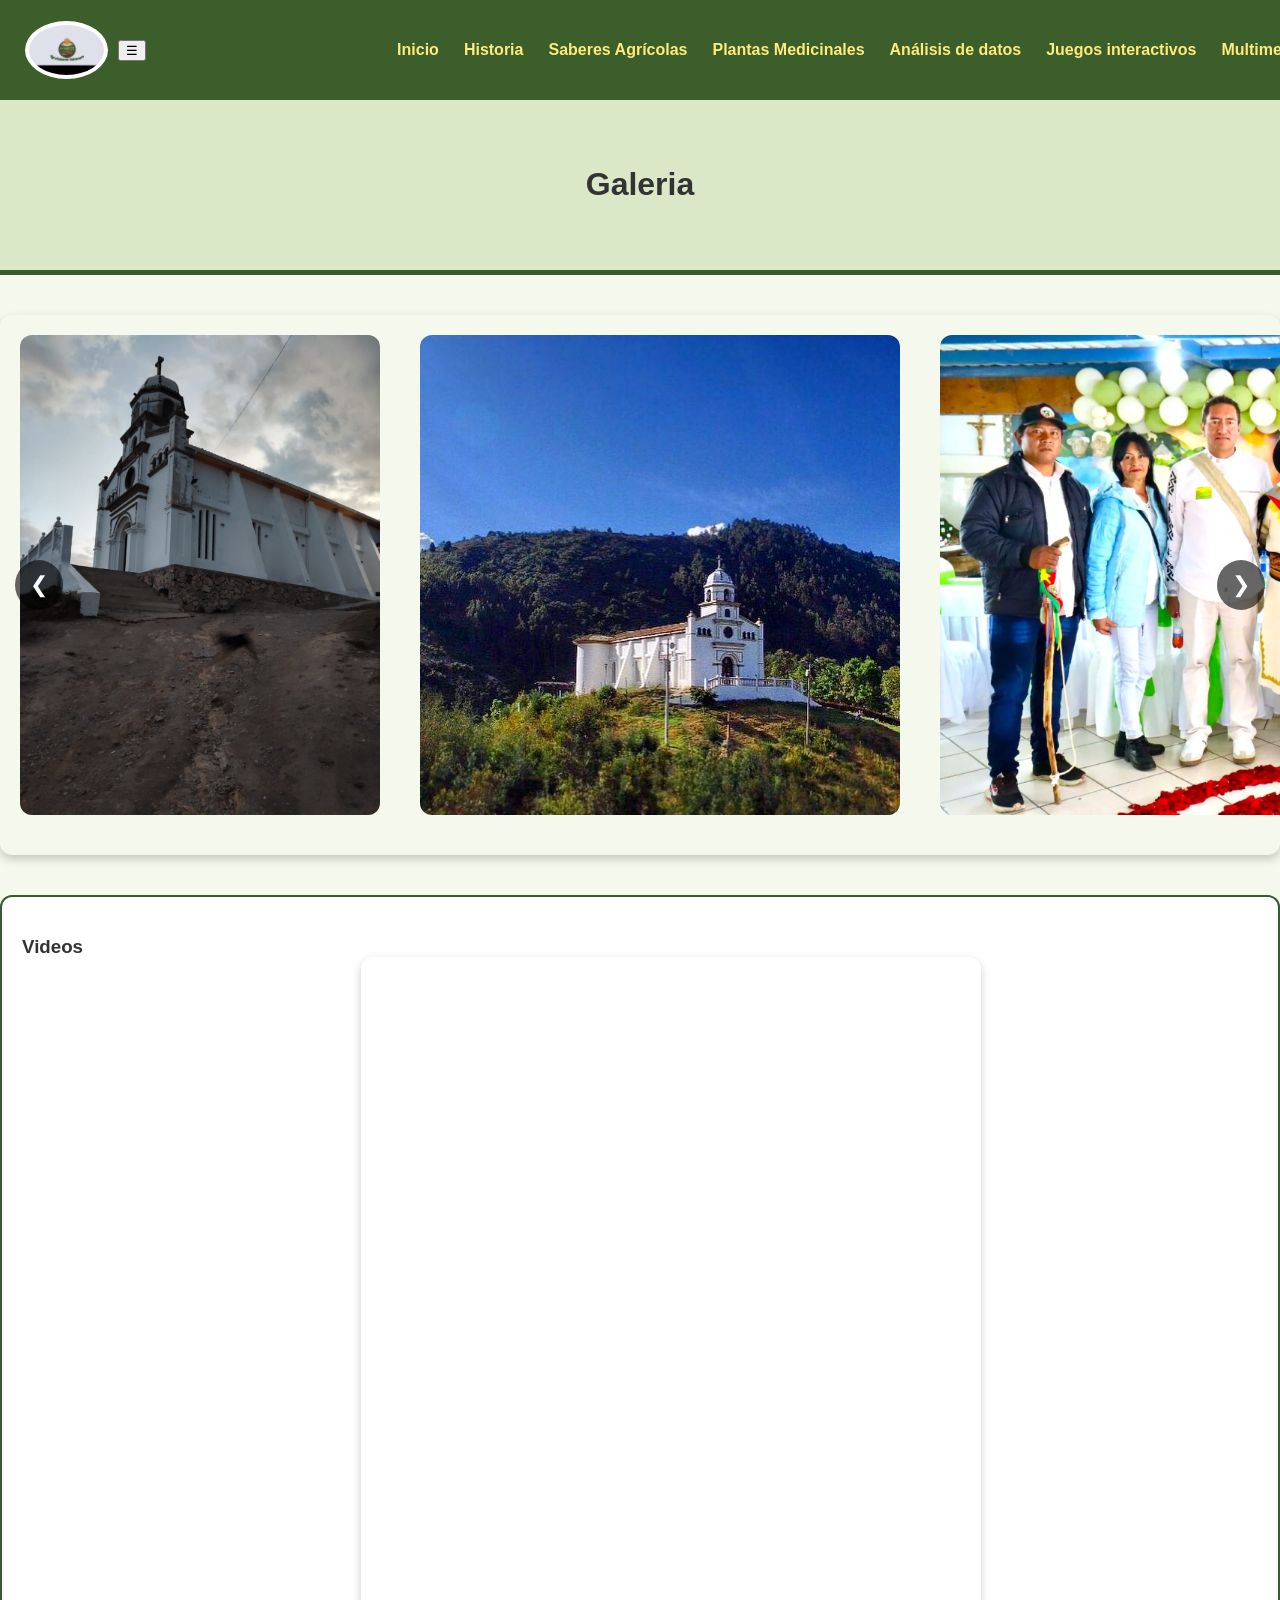
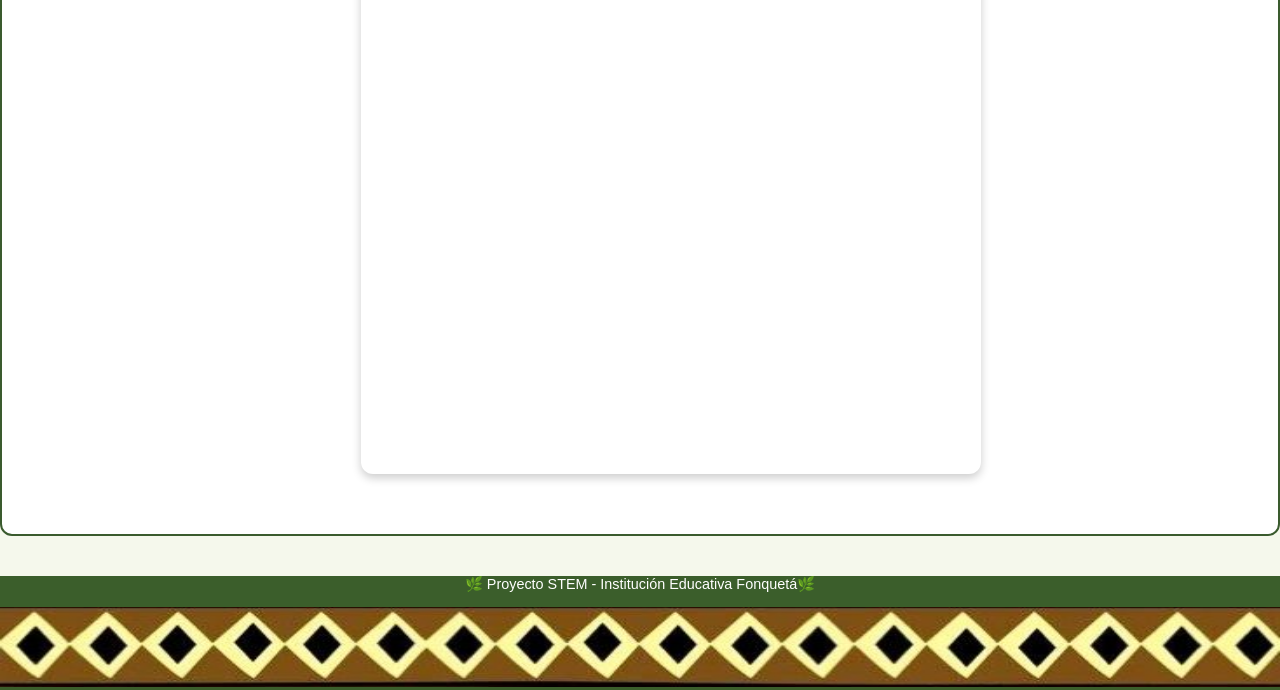
<file: multimedia.html>
<!DOCTYPE html>
<html lang="es">
<head>
  <meta charset="UTF-8">
  <title>Multimedia</title>
  <link rel="stylesheet" href="multimedia.css">
</head>

<body >

<nav class="menu">
  
    <div class="menu-header">
      <img src="LOGO.jpeg" alt="Logo Agro Saberes Fonquetá" class="logo">
      <button class="menu-toggle" aria-label="Abrir menú">☰</button>
    </div>

    <ul class="menu-items">
      <li><a href="index.html" class="active">Inicio</a></li>
      <li class="submenu">
       <a href="origenes.html" class="submenu-toggle active">Historia</a>
        <ul class="submenu-list">
          <li><a href="valvanera.html">Cerro de la Valvanera</a></li>
          <li><a href="comunidad.html">Comunidad actual</a></li>
        </ul>
      </li>
      <li class="submenu">
       <a href="ancestrales.html" class="submenu-toggle active">Saberes Agrícolas</a>
        <ul class="submenu-list">
            <li><a href="contemporaneas.html">Técnicas contemporáneas</a></li>
          
      </ul>
    </li>
        <li class="submenu">
       <a href="catalogo.html" class="submenu-toggle active">Plantas Medicinales</a>
      
      </li>
      <li class="submenu">
       <a href="analisis.html" class="submenu-toggle active">Análisis de datos</a>
      </li>
<li class="submenu">
     <a href="juegos.html" class="submenu-toggle active">Juegos interactivos</a>
      </li>
      <li class="submenu">
       <a href="Multimedia.html" class="submenu-toggle active">Multimedia</a>
           </li>
    
    </ul>
  </nav>
  <header class="titulo">
  <h1 >Galeria </h1>
  </header>

  <div class="slider">
   <button class="prev">&#10094;</button>

  <div class="slides">
    <div class="slide"><img src="iglesia.jpeg"></div>
    <div class="slide"><img src="valvanera1.jpg"></div>
    <div class="slide"><img src="gobernadora.jfif"></div>
    <div class="slide"><img src="valvanera.jfif"></div>
    <div class="slide"><img src="vista.jpeg"></div>
    <div class="slide"><img src="chicos.jpeg"></div>
<div class="slide"><img src="chicos1.jpeg"></div>
<div class="slide"><img src="chicos2.jpeg"></div>
<div class="slide"><img src="chicos3.jpeg"></div>
<div class="slide"><img src="chicos4.jpeg"></div>
<div class="slide"><img src="chicos5.jpeg"></div>
<div class="slide"><img src="chicos6.jpeg"></div>
  </div>

  <button class="next">&#10095;</button>
</div>
<div class="bloque">
  <h3> Videos </h3>
 <div class="slider">
<div class="video"><iframe width="560" height="315" src="https://www.youtube.com/embed/d5KA1-Mqh5A?si=PoOML1ouIR5f0ZGc" title="YouTube video player" frameborder="0" allow="accelerometer; autoplay; clipboard-write; encrypted-media; gyroscope; picture-in-picture; web-share" referrerpolicy="strict-origin-when-cross-origin" allowfullscreen></iframe></div>
<div class="video"> <iframe width="560" height="315" src="https://www.youtube.com/embed/ag0jl8epybM?si=vsRSfq7WpudPFbkV" title="YouTube video player" frameborder="0" allow="accelerometer; autoplay; clipboard-write; encrypted-media; gyroscope; picture-in-picture; web-share" referrerpolicy="strict-origin-when-cross-origin" allowfullscreen></iframe></div>
<div class="video"> <iframe width="560" height="315" src="https://www.youtube.com/embed/wpeYHyfogzk?si=ASDveSU3j8g3G5UN" title="YouTube video player" frameborder="0" allow="accelerometer; autoplay; clipboard-write; encrypted-media; gyroscope; picture-in-picture; web-share" referrerpolicy="strict-origin-when-cross-origin" allowfullscreen></iframe></div>

 </div>
</div>

  <footer>
    <p>🌿 Proyecto STEM - Institución Educativa Fonquetá🌿</p>
    <img src="footer.jpeg">
  </footer>
 <script>
  let index = 0;
  const slides = document.querySelector('.slides');
  const total = document.querySelectorAll('.slide').length;
document.querySelector('.prev').onclick = () => {
    index = (index - 1 + total) % total;
    slides.style.transform = `translateX(-${index * 100}%)`;
  };
  document.querySelector('.next').onclick = () => {
    index = (index + 1) % total;
    slides.style.transform = `translateX(-${index * 100}%)`;
  };

  
</script>

</html
</file>
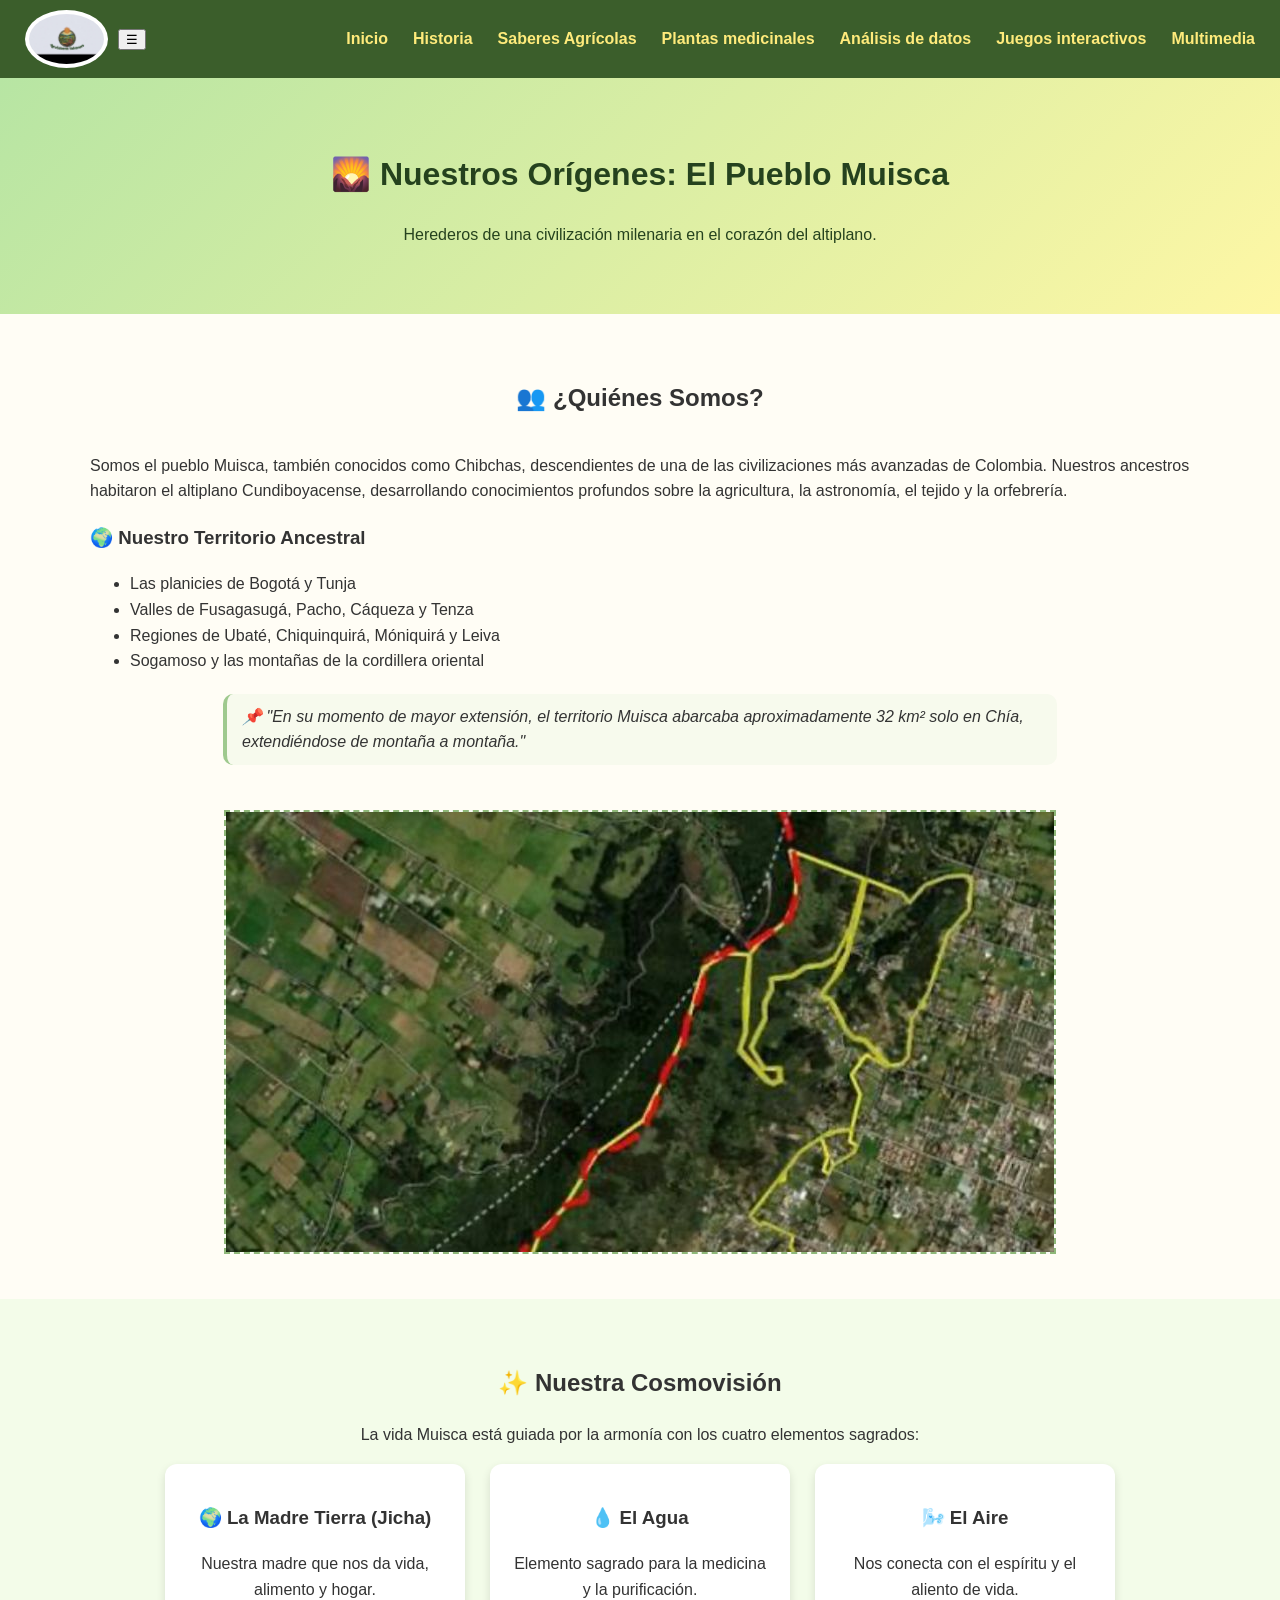
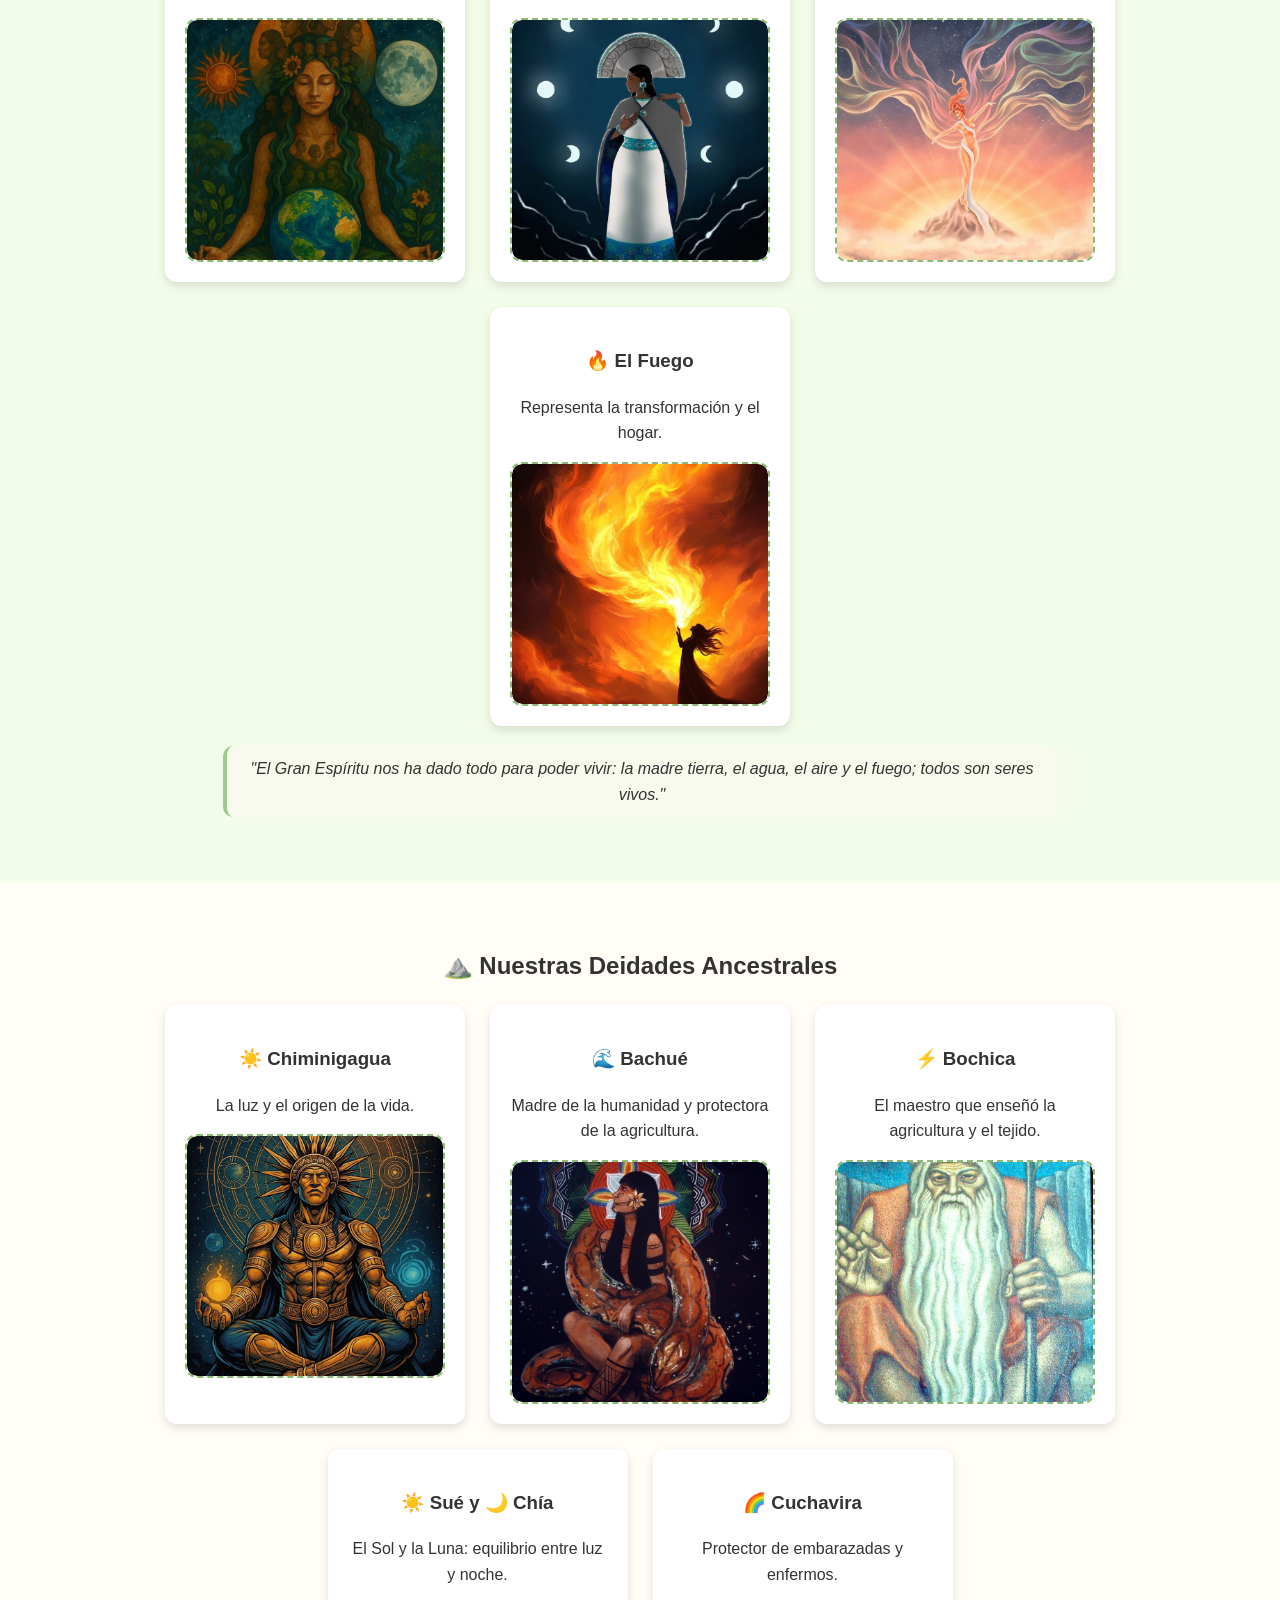
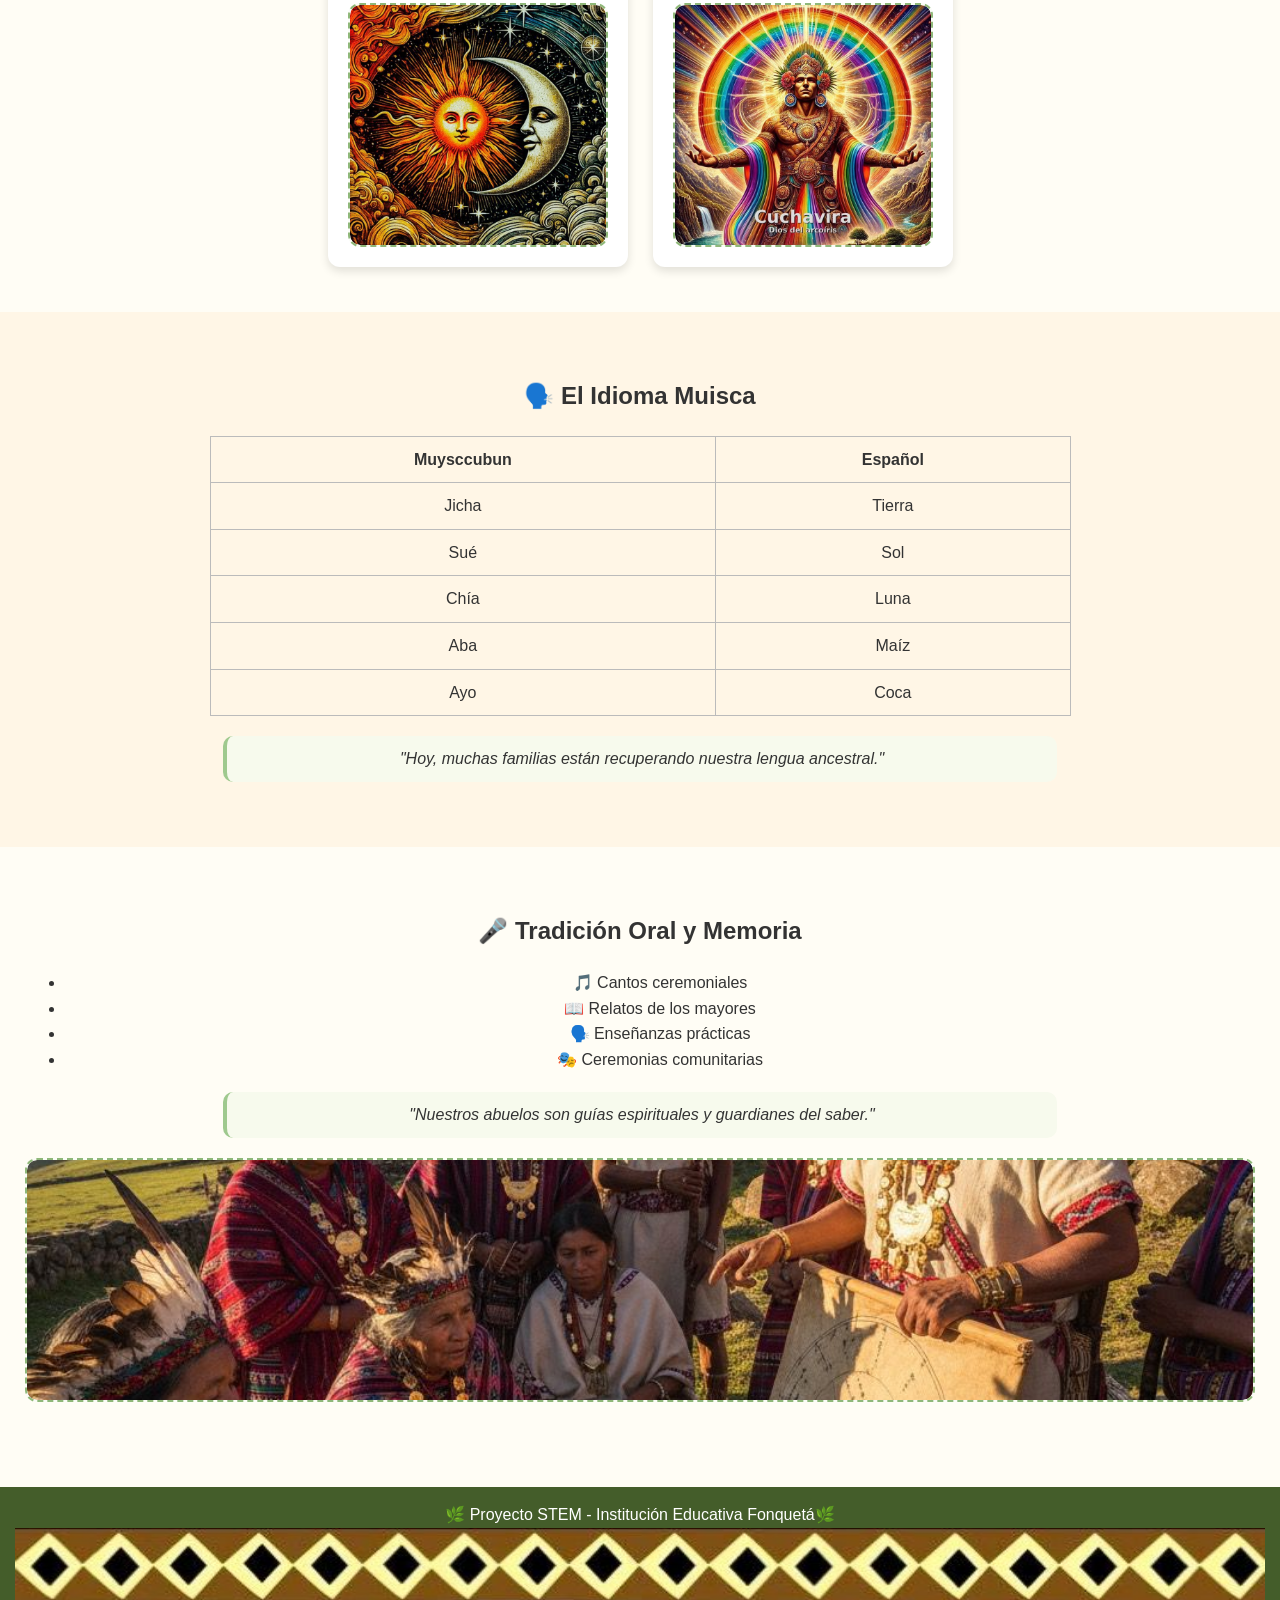
<file: origenes.html>
<!DOCTYPE html>
<html lang="es">
<head>
  <meta charset="UTF-8">
  <meta name="viewport" content="width=device-width, initial-scale=1.0">
  <title>Nuestros Orígenes: Pueblo Muisca</title>
  <link rel="stylesheet" href="origenes.css">
</head>

<body>
<nav class="menu">
    <div class="menu-header">
      <img src="LOGO.jpeg" alt="Logo Agro Saberes Fonquetá" class="logo">
      <button class="menu-toggle" aria-label="Abrir menú">☰</button>
    </div>

    <ul class="menu-items">
      <li><a href="index.html" class="active">Inicio</a></li>
      <li class="submenu">
       <a href="origenes.html" class="submenu-toggle active">Historia</a>
        <ul class="submenu-list">
          <li><a href="valvanera.html">Cerro de la Valvanera</a></li>
          <li><a href="comunidad.html">Comunidad actual</a></li>
        </ul>
      </li>
      <li class="submenu">
       <a href="ancestrales.html" class="submenu-toggle active">Saberes Agrícolas</a>
        <ul class="submenu-list">
            <li><a href="contemporaneas.html">Técnicas contemporáneas</a></li>
     
      </ul>
    </li>
       <li><a href="catalogo.html" class="active">Plantas medicinales</a></li>
      <li><a href="analisis.html" class="active">Análisis de datos</a></li>
     <li><a href="juegos.html" class="active">Juegos interactivos</a></li>
      <li><a href="multimedia.html" class="active">Multimedia</a></li>
    
    </ul>
  </nav>

<script>
  // menú hamburguesa
  document.querySelector(".menu-toggle").addEventListener("click", function () {
    document.querySelector(".menu-items").classList.toggle("show");
  });

  // submenú para celular
  document.querySelectorAll(".submenu-toggle").forEach(btn => {
    btn.addEventListener("click", function (e) {
      e.preventDefault();
      this.parentElement.classList.toggle("active");
    });
  });
</script>
<header class="encabezado">
  <h1>🌄 Nuestros Orígenes: El Pueblo Muisca</h1>
  <p>Herederos de una civilización milenaria en el corazón del altiplano.</p>
</header>

<main>

  <!-- SECCIÓN 1 -->
  <section class="bloque">
    <h2>👥 ¿Quiénes Somos?</h2>
    <div class="contenido">
      <div class="texto">
        <p>
          Somos el pueblo Muisca, también conocidos como Chibchas, descendientes de una de las civilizaciones más avanzadas de Colombia.
          Nuestros ancestros habitaron el altiplano Cundiboyacense, desarrollando conocimientos profundos sobre la agricultura, la astronomía, el tejido y la orfebrería.
        </p>

        <h3>🌍 Nuestro Territorio Ancestral</h3>
        <ul>
          <li>Las planicies de Bogotá y Tunja</li>
          <li>Valles de Fusagasugá, Pacho, Cáqueza y Tenza</li>
          <li>Regiones de Ubaté, Chiquinquirá, Móniquirá y Leiva</li>
          <li>Sogamoso y las montañas de la cordillera oriental</li>
        </ul>

        <blockquote>
          📌 "En su momento de mayor extensión, el territorio Muisca abarcaba
          aproximadamente 32 km² solo en Chía, extendiéndose de montaña a montaña."
        </blockquote>
      </div>

      <div class="territorio">
         <img src="mapa.jpg">  <br>Mapa del territorio Muisca
      </div>
    </div>
  </section>

  <!-- SECCIÓN 2 COSMOVISIÓN -->
  <section class="bloque color1">
    <h2>✨ Nuestra Cosmovisión</h2>
    <p class="intro">La vida Muisca está guiada por la armonía con los cuatro elementos sagrados:</p>

    <div class="grid">
      <div class="tarjeta">
        <h3>🌍 La Madre Tierra (Jicha)</h3>
        <p>Nuestra madre que nos da vida, alimento y hogar.</p>
        <div class="imagen espacio-imagen"><img src="tierra.jpg">  </div>
      </div>

      <div class="tarjeta">
        <h3>💧 El Agua</h3>
        <p>Elemento sagrado para la medicina y la purificación.</p>
        <div class="imagen espacio-imagen"> <img src="agua.jpg">  </div>
      </div>

      <div class="tarjeta">
        <h3>🌬️ El Aire</h3>
        <p>Nos conecta con el espíritu y el aliento de vida.</p>
        <div class="imagen espacio-imagen"> <img src="aire.jpg"> </div>
      </div>

      <div class="tarjeta">
        <h3>🔥 El Fuego</h3>
        <p>Representa la transformación y el hogar.</p>
        <div class="imagen espacio-imagen"> <img src="fuego.jpg"> </div>
      </div>
    </div>

    <blockquote class="frase">
      "El Gran Espíritu nos ha dado todo para poder vivir: la madre tierra, el agua, el aire y el fuego; todos son seres vivos."
    </blockquote>
  </section>

  <!-- DEIDADES -->
  <section class="bloque">
    <h2>⛰️ Nuestras Deidades Ancestrales</h2>

    <div class="grid">
      <div class="tarjeta">
        <h3>☀️ Chiminigagua</h3>
        <p>La luz y el origen de la vida.</p>
        <div class="imagen espacio-imagen"> <img src="chimi.jpg"> </div>
      </div>

      <div class="tarjeta">
        <h3>🌊 Bachué</h3>
        <p>Madre de la humanidad y protectora de la agricultura.</p>
        <div class="imagen espacio-imagen"> <img src="bachue.jpg"> </div>
      </div>

      <div class="tarjeta">
        <h3>⚡ Bochica</h3>
        <p>El maestro que enseñó la agricultura y el tejido.</p>
        <div class="imagen espacio-imagen"> <img src="bochica.jpg"> </div>
      </div>

      <div class="tarjeta">
        <h3>☀️ Sué y 🌙 Chía</h3>
        <p>El Sol y la Luna: equilibrio entre luz y noche.</p>
        <div class="imagen espacio-imagen"> <img src="sue.jpg"> </div>
      </div>

      <div class="tarjeta">
        <h3>🌈 Cuchavira</h3>
        <p>Protector de embarazadas y enfermos.</p>
        <div class="imagen espacio-imagen"> <img src="cucha.jpg"> </div>
      </div>
    </div>
  </section>

  <!-- LENGUA -->
  <section class="bloque color2">
    <h2>🗣️ El Idioma Muisca</h2>
    <table class="tabla">
      <tr><th>Muysccubun</th><th>Español</th></tr>
      <tr><td>Jicha</td><td>Tierra</td></tr>
      <tr><td>Sué</td><td>Sol</td></tr>
      <tr><td>Chía</td><td>Luna</td></tr>
      <tr><td>Aba</td><td>Maíz</td></tr>
      <tr><td>Ayo</td><td>Coca</td></tr>
    </table>

    <blockquote>"Hoy, muchas familias están recuperando nuestra lengua ancestral."</blockquote>
  </section>

  <!-- TRADICIÓN ORAL -->
  <section class="bloque">
    <h2>🎤 Tradición Oral y Memoria</h2>
    <ul>
      <li>🎵 Cantos ceremoniales</li>
      <li>📖 Relatos de los mayores</li>
      <li>🗣️ Enseñanzas prácticas</li>
      <li>🎭 Ceremonias comunitarias</li>
    </ul>

    <blockquote>"Nuestros abuelos son guías espirituales y guardianes del saber."</blockquote>

    <div class="imagen espacio-imagen"> <img src="abuelos.jpg"> </div>
  </section>

</main>

<footer>
  🌿 Proyecto STEM - Institución Educativa Fonquetá🌿
   <img src="footer.jpeg">
</footer>

</body>
</html>
</file>
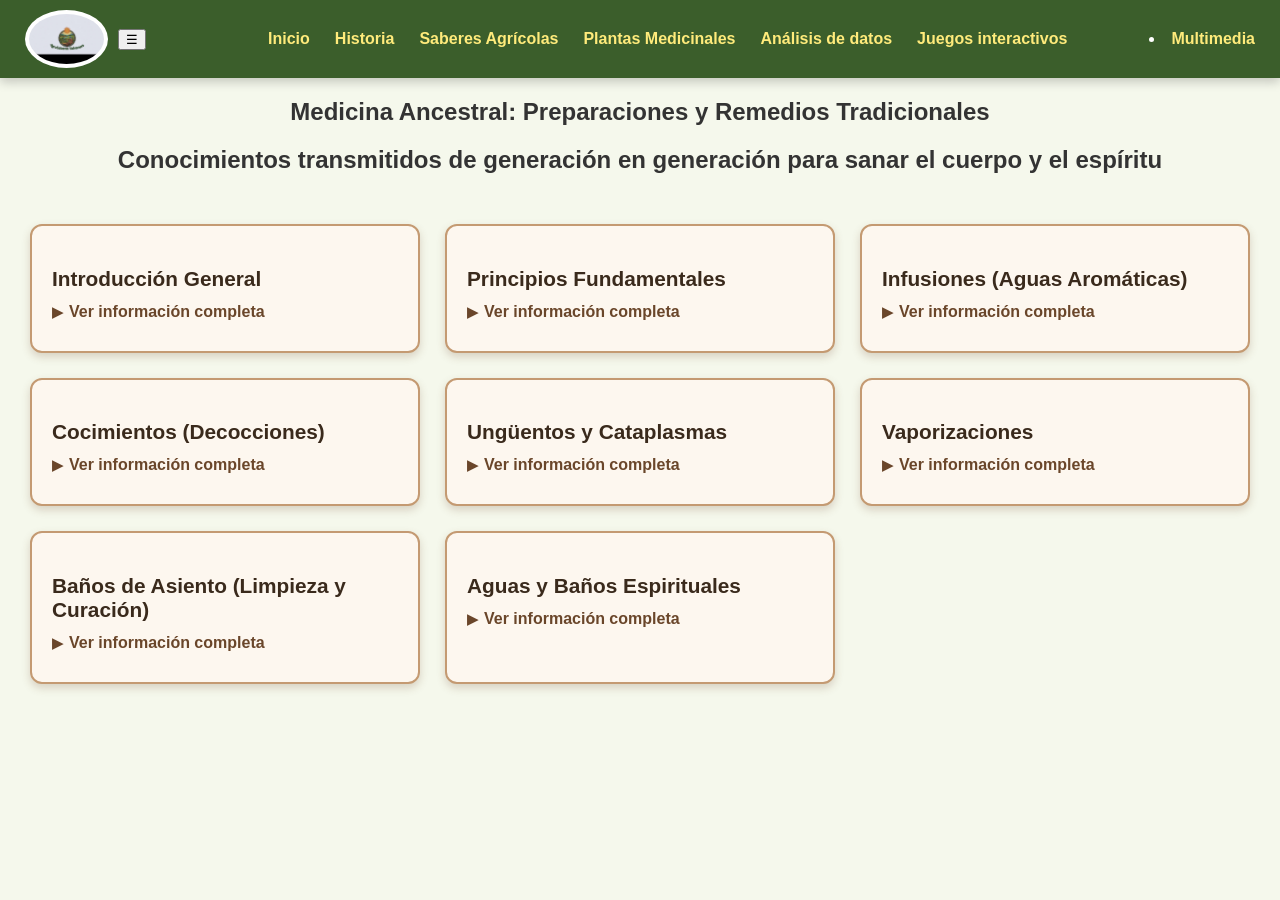
<file: preparaciones.html>
<!DOCTYPE html>
<html lang="es">
<head>
    <meta charset="UTF-8">
    <meta name="viewport" content="width=device-width, initial-scale=1.0">
    <title>Medicina Ancestral Muisca</title>
    <link rel="stylesheet" href="preparaciones.css">
</head>
<body>

<header>
   <nav class="menu">
    <div class="menu-header">
      <img src="LOGO.jpeg" alt="Logo Agro Saberes Fonquetá" class="logo">
      <button class="menu-toggle" aria-label="Abrir menú">☰</button>
    </div>

    <ul class="menu-items">
      <li><a href="index1.html" class="active">Inicio</a></li>
      <li class="submenu">
       <a href="historia1.html" class="submenu-toggle active">Historia</a>
        <ul class="submenu-list">
          <li><a href="origenes.html">Origenes Muisca</a></li>
          <li><a href="valvanera.html">Cerro de la Valvanera</a></li>
          <li><a href="comunidad.html">Comunidad actual</a></li>
        </ul>
      </li>
      <li class="submenu">
       <a href="Saberes.html" class="submenu-toggle active">Saberes Agrícolas</a>
        <ul class="submenu-list">
          <li><a href="ancestrales.html">Prácticas Ancestrales</a></li>
          <li><a href="contemporaneas.html">Técnicas contemporáneas</a></li>
           <li><a href="comparativa.html">Comparaciones</a></li>
      </ul>
    </li>
        <li class="submenu">
       <a href="plantas.html" class="submenu-toggle active">Plantas Medicinales</a>
      <ul class="submenu-list">
            <li><a href="catalogo.html">Catálogo digital</a></li>
           <li><a href="preparaciones.html">Preparaciones tradicionales</a></li>
      </ul>
      </li>
      <li class="submenu">
       <a href="analisis.html" class="submenu-toggle active">Análisis de datos</a>
      <ul class="submenu-list">
            <li><a href="catalogo.html">Catálogo digital</a></li>
           <li><a href="comparativa.html">Preparaciones tradicionales</a></li>
      </ul>
      </li>
<li class="submenu">
      <a href="juegos.html" class="submenu-toggle active">Juegos interactivos</a>
      </ul>
      </li>
      <li class="submenu">
       <a href="Multimedia.html" class="submenu-toggle active">Multimedia</a>
      <ul class="submenu-list">
            <li><a href="catalogo.html">Catálogo digital</a></li>
        
      </ul>
      </li>
    
    </ul>
  </nav>
</header>

<section class="titulo">
    <h1>Medicina Ancestral: Preparaciones y Remedios Tradicionales</h1>
    <h2>Conocimientos transmitidos de generación en generación para sanar el cuerpo y el espíritu</h2>
</section>

<section class="grid">

    <!-- TARJETA 1 -->
    <div class="card">
        <h3>Introducción General</h3>
        <details>
            <summary>Ver información completa</summary>
            <p>La medicina tradicional Muisca no se limita a conocer las plantas, sino también a saber cómo prepararlas correctamente. Cada forma de preparación tiene un propósito específico y una técnica transmitida por nuestros ancestros.</p>

            <blockquote>
                🌿 <strong>La Preparación Como Ritual</strong><br><br>
                "Cuando se prepara una medicina, no solo se mezclan ingredientes. Se pone intención, se pide permiso a la planta, se agradece a la Madre Tierra. La preparación es parte de la curación." <br><br>
                "Si vamos a coger una planta medicinal, para el dolor de estómago, hay que pedirle permiso a esa planta, y pedirle que nos cure el dolor de cabeza, o el dolor de estómago... eso es respetar la madre tierra."
            </blockquote>

            <div class="imagen-espacio">Espacio para imagen de ritual 🌿</div>
        </details>
    </div>

    <!-- TARJETA 2 -->
    <div class="card">
        <h3>Principios Fundamentales</h3>
        <details>
            <summary>Ver información completa</summary>

            <h4>1. Respeto y Permiso 🙏</h4>
            <ul>
                <li>Pedir permiso a la planta antes de cortarla</li>
                <li>Explicar para qué se necesita</li>
                <li>Agradecer por su medicina</li>
            </ul>

            <h4>2. Momento de Recolección 🌙</h4>
            <ul>
                <li>Luna llena (máxima potencia medicinal)</li>
                <li>Temprano en la mañana</li>
                <li>No recolectar en lluvia fuerte</li>
            </ul>

            <h4>3. Parte de la Planta 🌱</h4>
            <ul>
                <li>Hojas → Aromáticas</li>
                <li>Flores → Medicina potente</li>
                <li>Raíces → Problemas profundos</li>
            </ul>

            <h4>4. Estado de Ánimo 💚</h4>
            <p>Preparar con buena energía y calma. La intención cura.</p>

            <h4>5. Recipientes Adecuados 🏺</h4>
            <ul>
                <li>Preferible: barro, vidrio, madera</li>
                <li>Evitar: aluminio y plástico</li>
            </ul>

            <div class="imagen-espacio">Espacio para imagen de recolección 🌙</div>

        </details>
    </div>

    <!-- TARJETA 3 -->
    <div class="card">
        <h3>Infusiones (Aguas Aromáticas)</h3>
        <details>
            <summary>Ver información completa</summary>
            <p>Una infusión consiste en verter agua hirviendo sobre las plantas para extraer sus propiedades medicinales.</p>

            <h4>Proporciones</h4>
            <table class="tabla">
                <tr><th>Tipo</th><th>Cantidad Planta</th></tr>
                <tr><td>Suave</td><td>1 cdita / taza</td></tr>
                <tr><td>Media</td><td>1 cda / taza</td></tr>
                <tr><td>Fuerte</td><td>2 cdas o un puñado / taza</td></tr>
            </table>

            <h4>Pasos</h4>
            <ol>
                <li>Hervir el agua.</li>
                <li>Retirar del fuego.</li>
                <li>Agregar la planta y tapar.</li>
                <li>Reposar 5–15 min.</li>
                <li>Colar y tomar.</li>
            </ol>

            <div class="imagen-espacio">Espacio para imagen de infusión 🍵</div>

        </details>
    </div>


    <!-- TARJETA 4 -->
    <div class="card">
        <h3>Cocimientos (Decocciones)</h3>
        <details>
            <summary>Ver información completa</summary>

            <p>El cocimiento se usa para extraer las propiedades de plantas más duras: tallos, cortezas, raíces y semillas.</p>

            <h4>Principio:</h4>
            <p>El agua caliente debe mantener ebullición para liberar los componentes medicinales.</p>

            <h4>Pasos para un Cocimiento</h4>
            <ol>
                <li>Seleccionar raíces, cortezas o tallos.</li>
                <li>Trocear o machacar ligeramente.</li>
                <li>Colocar en agua fría en olla de barro o acero inoxidable.</li>
                <li>Hervir 10-30 minutos dependiendo de la dureza de la planta.</li>
                <li>Tapar mientras hierve para no perder principios aromáticos.</li>
                <li>Colar y usar.</li>
            </ol>

            <div class="imagen-espacio">Espacio para imagen de cocimiento🔥</div>
        </details>
    </div>


    <!-- TARJETA 5 -->
    <div class="card">
        <h3>Ungüentos y Cataplasmas</h3>
        <details>
            <summary>Ver información completa</summary>

            <p>Se utilizan para curar dolores musculares, inflamaciones, golpes y problemas de piel.</p>

            <h4>Principio:</h4>
            <p>El calor ayuda a que la planta libere sus componentes directamente sobre la zona afectada.</p>

            <h4>Preparación Tradicional</h4>
            <ol>
                <li>Triturar hojas frescas o flores.</li>
                <li>Calentar ligeramente en baño maría con manteca o aceite.</li>
                <li>Aplicar la mezcla tibia directamente sobre la piel.</li>
                <li>Cubrir con tela limpia.</li>
            </ol>

            <h4>Usos Comunes:</h4>
            <ul>
                <li>Golpes y morados</li>
                <li>Dolores reumáticos</li>
                <li>Inflamación muscular</li>
            </ul>

            <div class="imagen-espacio">Espacio para imagen de cataplasma 🌿</div>
        </details>
    </div>


    <!-- TARJETA 6 -->
    <div class="card">
        <h3>Vaporizaciones</h3>
        <details>
            <summary>Ver información completa</summary>

            <p>Usadas para descongestionar el pecho, abrir vías respiratorias y limpiar energía emocional.</p>

            <h4>Preparación</h4>
            <ol>
                <li>Hervir agua con plantas aromáticas (eucalipto, manzanilla, romero).</li>
                <li>Retirar del fuego y colocar en un recipiente resistente.</li>
                <li>Cubrir la cabeza con una toalla formando una tienda.</li>
                <li>Respirar profundamente por 10–15 minutos.</li>
            </ol>

            <h4>Propósito espiritual:</h4>
            <p>El vapor limpia pensamientos pesados y calma el corazón.</p>

            <div class="imagen-espacio">Espacio para imagen de vaporización 💨</div>
        </details>
    </div>


    <!-- TARJETA 7 -->
    <div class="card">
        <h3>Baños de Asiento (Limpieza y Curación)</h3>
        <details>
            <summary>Ver información completa</summary>

            <p>Se utilizan para infecciones íntimas, dolores menstruales y energía bloqueada en el vientre.</p>

            <h4>Preparación Base</h4>
            <ol>
                <li>Hervir agua con plantas medicinales (romero, manzanilla, albahaca).</li>
                <li>Dejar enfriar hasta temperatura cómoda.</li>
                <li>Sentarse sobre el vapor o sobre la infusión.</li>
                <li>Respirar profundo y relajar el cuerpo.</li>
            </ol>

            <h4>Significado simbólico:</h4>
            <p>Es una sanación del centro energético de la vida: el vientre.</p>

            <div class="imagen-espacio">Espacio para imagen de baño de asiento 🛁</div>
        </details>
    </div>


    <!-- TARJETA 8 -->
    <div class="card">
        <h3>Aguas y Baños Espirituales</h3>
        <details>
            <summary>Ver información completa</summary>

            <p>Se preparan para limpiar la energía del cuerpo, la casa y el camino espiritual.</p>

            <h4>Componentes frecuentes:</h4>
            <ul>
                <li>Ruda</li>
                <li>Romero</li>
                <li>Manzanilla</li>
                <li>Agua de río o lluvia</li>
                <li>Velas blancas</li>
            </ul>

            <h4>Ritual:</h4>
            <p>Se pide permiso, se agradece, se enciende una vela y se baña el cuerpo desde la cabeza hasta los pies para “bajar” lo pesado.</p>

            <div class="imagen-espacio">Espacio para imagen de baño espiritual ✨</div>
        </details>
    </div>
</section>
</body>
</html>
</file>
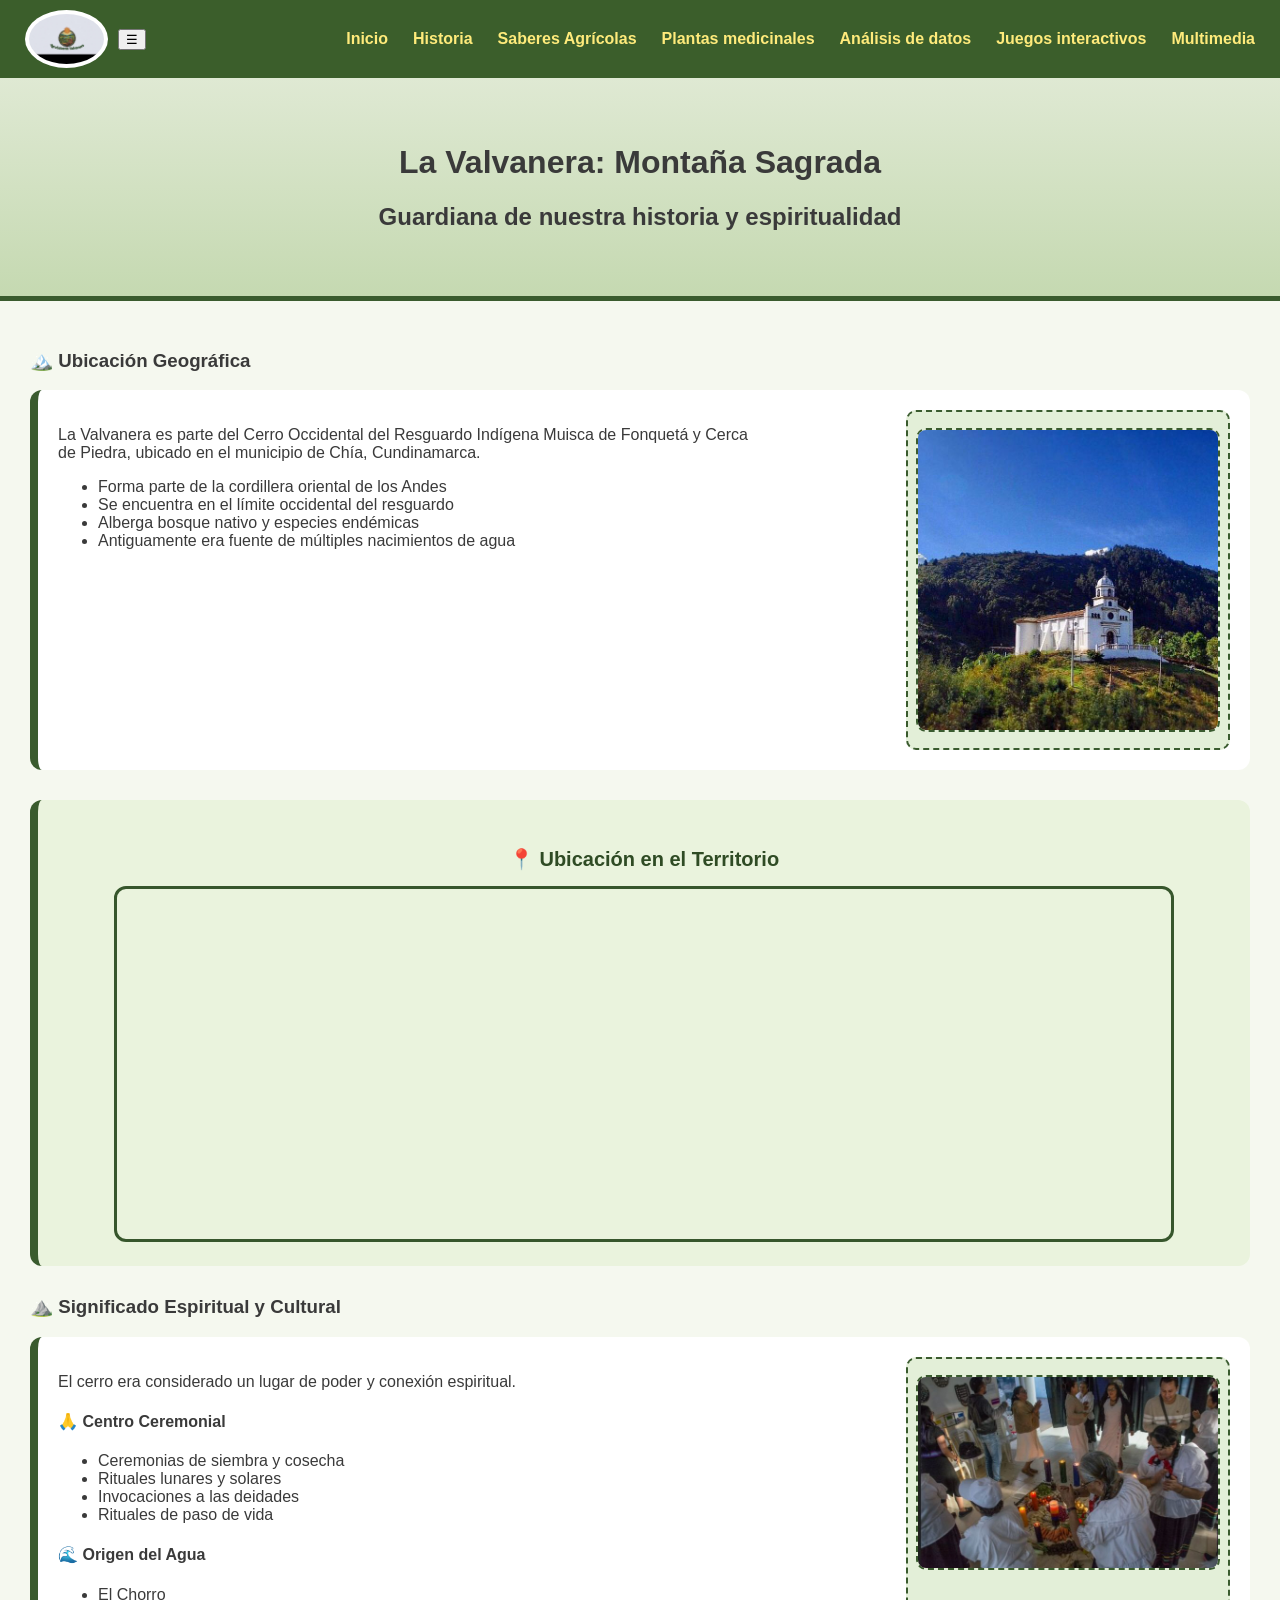
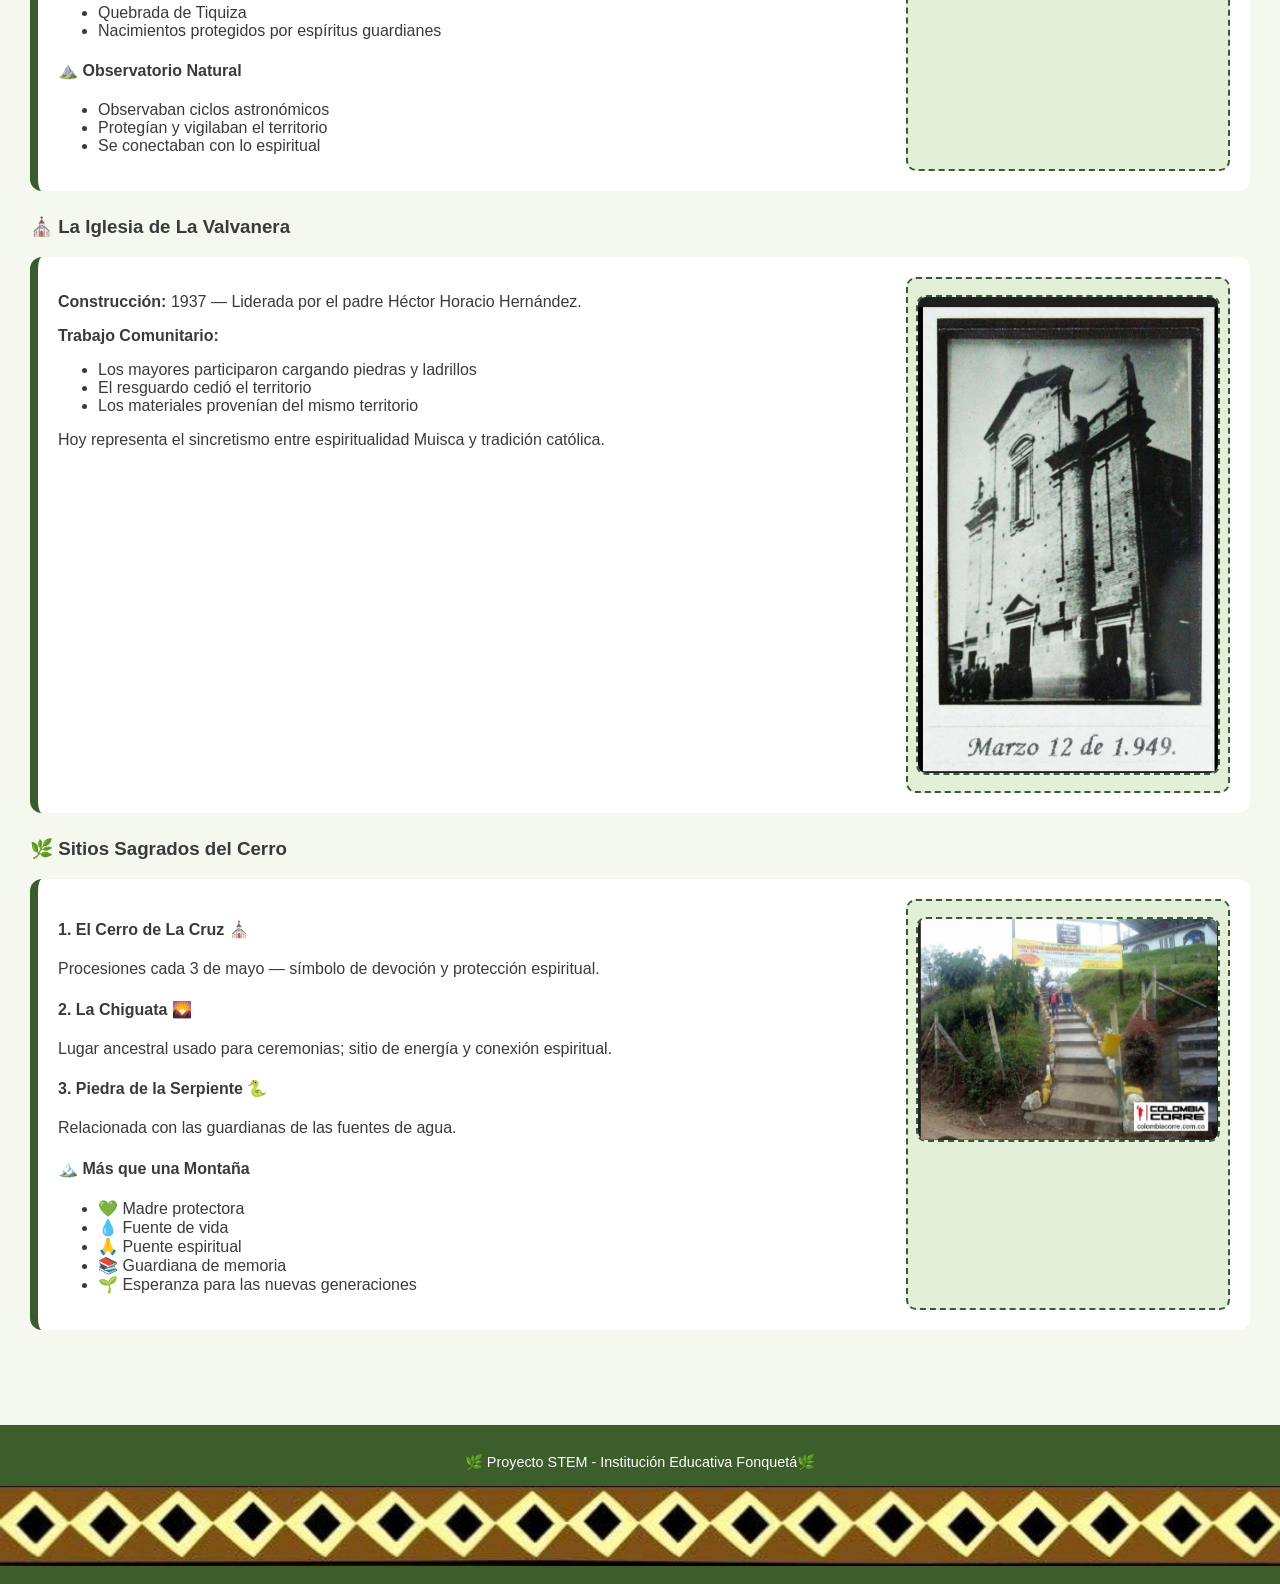
<file: valvanera.html>
<!DOCTYPE html>
<html lang="es">
<head>
  <meta charset="UTF-8">
  <title>La Valvanera: Montaña Sagrada</title>
  <link rel="stylesheet" href="valvanera.css">
</head>

<body>

 <nav class="menu">
    <div class="menu-header">
      <img src="LOGO.jpeg" alt="Logo Agro Saberes Fonquetá" class="logo">
      <button class="menu-toggle" aria-label="Abrir menú">☰</button>
    </div>

    <ul class="menu-items">
      <li><a href="index.html" class="active">Inicio</a></li>
      <li class="submenu">
       <a href="origenes.html" class="submenu-toggle active">Historia</a>
        <ul class="submenu-list">
          <li><a href="valvanera.html">Cerro de la Valvanera</a></li>
          <li><a href="comunidad.html">Comunidad actual</a></li>
        </ul>
      </li>
      <li class="submenu">
       <a href="ancestrales.html" class="submenu-toggle active">Saberes Agrícolas</a>
        <ul class="submenu-list">
            <li><a href="contemporaneas.html">Técnicas contemporáneas</a></li>
         
      </ul>
    </li>
       <li><a href="catalogo.html" class="active">Plantas medicinales</a></li>
      <li><a href="analisis.html" class="active">Análisis de datos</a></li>
     <li><a href="juegos.html" class="active">Juegos interactivos</a></li>
      <li><a href="multimedia.html" class="active">Multimedia</a></li>
    
    </ul>
  </nav>

<header class="hero fade-in">
  <h1>La Valvanera: Montaña Sagrada</h1>
  <h2>Guardiana de nuestra historia y espiritualidad</h2>
</header>


<section class="contenido fade-in">

<!-- SECCIÓN 1 -->
<h3>🏔️ Ubicación Geográfica</h3>

<div class="bloque">
  <div class="texto">
    <p>La Valvanera es parte del Cerro Occidental del Resguardo Indígena Muisca de Fonquetá y Cerca de Piedra, ubicado en el municipio de Chía, Cundinamarca.</p>
    <ul>
      <li>Forma parte de la cordillera oriental de los Andes</li>
      <li>Se encuentra en el límite occidental del resguardo</li>
      <li>Alberga bosque nativo y especies endémicas</li>
      <li>Antiguamente era fuente de múltiples nacimientos de agua</li>
    </ul>
  </div>

  <div class="imagen">
    <p> <img src="valvanera1.jpg">  </p>
  </div>
</div>

<div class="mapa-container fade-in">
  <h4>📍 Ubicación en el Territorio</h4>
  <iframe 
    class="mapa"
    src="https://www.google.com/maps/embed?pb=!1m18!1m12!1m3!1d3976.509430937472!2d-74.05474002508772!3d4.858883440229965!2m3!1f0!2f0!3f0!3m2!1i1024!2i768!4f13.1!3m3!1m2!1s0x8e3f85a648fe3747%3A0x4e2b4b41e6fb0dcf!2sLa%20Valvanera%2C%20Ch%C3%ADa!5e0!3m2!1ses!2sco!4v1700000000000"
    allowfullscreen=""
    loading="lazy">
  </iframe>
</div>


<!-- SECCIÓN 2 -->
<h3>⛰️ Significado Espiritual y Cultural</h3>

<div class="bloque">
  <div class="texto">
    <p>El cerro era considerado un lugar de poder y conexión espiritual.</p>

    <h4>🙏 Centro Ceremonial</h4>
    <ul>
      <li>Ceremonias de siembra y cosecha</li>
      <li>Rituales lunares y solares</li>
      <li>Invocaciones a las deidades</li>
      <li>Rituales de paso de vida</li>
    </ul>

    <h4>🌊 Origen del Agua</h4>
    <ul>
      <li>El Chorro</li>
      <li>Quebrada de Tiquiza</li>
      <li>Nacimientos protegidos por espíritus guardianes</li>
    </ul>

    <h4>⛰️ Observatorio Natural</h4>
    <ul>
      <li>Observaban ciclos astronómicos</li>
      <li>Protegían y vigilaban el territorio</li>
      <li>Se conectaban con lo espiritual</li>
    </ul>
  </div>

  <div class="imagen">
    <p> <img src="ceremonia.jpeg"> </p>
  </div>
</div>


<!-- SECCIÓN 3 -->
<h3>⛪ La Iglesia de La Valvanera</h3>

<div class="bloque">
  <div class="texto">
    <p><b>Construcción:</b> 1937 — Liderada por el padre Héctor Horacio Hernández.</p>
    <p><b>Trabajo Comunitario:</b></p>
    <ul>
      <li>Los mayores participaron cargando piedras y ladrillos</li>
      <li>El resguardo cedió el territorio</li>
      <li>Los materiales provenían del mismo territorio</li>
    </ul>

    <p>Hoy representa el sincretismo entre espiritualidad Muisca y tradición católica.</p>
  </div>

  <div class="imagen">
    <p> <img src="construccion.jpeg"> </p>
  </div>
</div>


<!-- SECCIÓN 4 -->
<h3>🌿 Sitios Sagrados del Cerro</h3>

<div class="bloque">
  <div class="texto">
    <h4>1. El Cerro de La Cruz ⛪</h4>
    <p>Procesiones cada 3 de mayo — símbolo de devoción y protección espiritual.</p>

    <h4>2. La Chiguata 🌄</h4>
    <p>Lugar ancestral usado para ceremonias; sitio de energía y conexión espiritual.</p>

    <h4>3. Piedra de la Serpiente 🐍</h4>
    <p>Relacionada con las guardianas de las fuentes de agua.</p>

    <h4>🏔️ Más que una Montaña</h4>
    <ul>
      <li>💚 Madre protectora</li>
      <li>💧 Fuente de vida</li>
      <li>🙏 Puente espiritual</li>
      <li>📚 Guardiana de memoria</li>
      <li>🌱 Esperanza para las nuevas generaciones</li>
    </ul>
  </div>

  <div class="imagen">
    <p> <img src="cerro.jpeg">   </p>
  </div>
</div>

</section>
 <footer>
    <p>🌿 Proyecto STEM - Institución Educativa Fonquetá🌿</p>
     <img src="footer.jpeg">
  </footer>

<script>
document.querySelector(".menu-toggle").addEventListener("click", () => {
  document.querySelector(".menu-items").classList.toggle("show");
});

document.querySelectorAll(".submenu-toggle").forEach(btn => {
  btn.addEventListener("click", e => {
    e.preventDefault();
    btn.parentElement.classList.toggle("active");
  });
});
</script>

</body>

</html>
</file>
<file: pagina.css>
body {
  font-family: 'Poppins', sans-serif;
  background-color: #f5f8ec;
  margin: 0;
  color: #333;
}

/* 🌿 MENÚ */
/* Menú */
.menu {
  background-color: #3b5e2b;
  color: white;
  padding: 10px 25px;
  display: flex;
  justify-content: space-between;
  align-items: center;
  box-shadow: 0 4px 10px rgba(0,0,0,0.2);
}

.menu-header {
  display: flex;
  align-items: center;
  gap: 10px;
}

.logo {
  height: 50px;
  border-radius: 50%;
  background-color: white;
  padding: 4px;
}

.menu-items {
  list-style: none;
  display: flex;
  gap: 25px;
}

.menu a {
  text-decoration: none;
  color: #fff;
  font-weight: 600;
  transition: color 0.3s ease;
}

.menu a:hover,
.menu a.active {
  color: #ffeb7b;
}

/* Submenú */
.submenu {
  position: relative;
}
.submenu-list {
  display: none;
  position: absolute;
  background-color: #4f7034;
  border-radius: 8px;
  top: 100%;
  left: 0;
  list-style: none;
  padding: 10px 0;
}
.submenu:hover .submenu-list {
  display: block;
}
.submenu-list li {
  padding: 8px 20px;
}
.submenu-list a {
  color: #fff;
}
.submenu-list a:hover {
  background-color: #5f8a3d;
}
footer img{
  width:100% ;
  height:80px ;
  background-image:100%;
}
/* Hero */
.hero {
  display: flex;
  flex-wrap: wrap;
  justify-content: center;
  align-items: center;
  padding: 30px;
  background: linear-gradient(135deg, #a8d672 0%, #d6f5a3 100%);
  text-align: center;
}
.hero-texto {
  max-width: 400px;
}
.hero-texto h1 {
  color: #2c4e1d;
  margin-bottom: 10px;
}
.hero-texto p {
  color: #2c4e1d;
  font-weight: 500;
}
.hero-img {
  width: 280px;
  border-radius: 15px;
  box-shadow: 0 4px 10px rgba(0,0,0,0.3);
  margin: 15px;
}

/* Contenido */
.contenedor {
  max-width: 1000px;
  margin: auto;
  padding: 20px;
}

.descripcion {
  background-color: #fff;
  padding: 20px;
  border-radius: 15px;
  box-shadow: 0 2px 10px rgba(0,0,0,0.1);
  margin-bottom: 40px;
}

/* Tarjetas */
.secciones {
  display: flex;
  flex-wrap: wrap;
  justify-content: center;
  gap: 25px;
}
.tarjeta {
  background-color: #ffffff;
  border-radius: 15px;
  width: 260px;
  padding: 15px;
  text-align: center;
  transition: transform 0.3s, box-shadow 0.3s;
  box-shadow: 0 3px 8px rgba(0,0,0,0.15);
}
.tarjeta:hover {
  transform: scale(1.05);
  box-shadow: 0 6px 16px rgba(0,0,0,0.3);
}
.tarjeta img {
  width: 100%;
  border-radius: 12px;
}
.tarjeta h3 {
  color: #3b5e2b;
}
.btn {
  display: inline-block;
  margin-top: 10px;
  background-color: #3b5e2b;
  color: white;
  padding: 8px 14px;
  border-radius: 8px;
  text-decoration: none;
  transition: background 0.3s;
}
.btn:hover {
  background-color: #5f8a3d;
}

/* Footer */
footer {
  background-color: #3b5e2b;
  color: #fff;
  text-align: center;
  padding: 15px 0;
  margin-top: 40px;
  font-size: 0.9em;
}

/* Responsive */
@media (max-width: 768px) {
  .menu-items {
    display: none;
    flex-direction: column;
    width: 100%;
    background-color: #3b5e2b;
    padding: 10px;
  }
  .menu-items.show {
    display: flex;
  }
  .menu-toggle {
    display: block;
    font-size: 1.8em;
    background: none;
    border: none;
    color: white;
    cursor: pointer;
  }
}
</file>
<file: analisis.css>
body {
  margin: 0;
  background: #f4f7ed;
  font-family: "Verdana", sans-serif;
  color: #333;
}
footer img{
  width:100% ;
  height:80px ;
  background-image:100%;
}
footer img{
  width:100% ;
  height:80px ;
  background-image:100%;
}
.menu {
  background-color: #3b5e2b;
  color: white;
  padding: 10px 25px;
  display: flex;
  justify-content: space-between;
  align-items: center;
  box-shadow: 0 4px 10px rgba(0,0,0,0.2);
}

.menu-header {
  display: flex;
  align-items: center;
  gap: 10px;
}

.logo {
  height: 50px;
  border-radius: 50%;
  background-color: white;
  padding: 4px;
}

.menu-items {
  list-style: none;
  display: flex;
  gap: 25px;
}

.menu a {
  text-decoration: none;
  color: #fff;
  font-weight: 600;
  transition: color 0.3s ease;
}

.menu a:hover,
.menu a.active {
  color: #ffeb7b;
}

/* Submenú */
.submenu {
  position: relative;
}
.submenu-list {
  display: none;
  position: absolute;
  background-color: #4f7034;
  border-radius: 8px;
  top: 100%;
  left: 0;
  list-style: none;
  padding: 10px 0;
}
.submenu:hover .submenu-list {
  display: block;
}
.submenu-list li {
  padding: 8px 20px;
}
.submenu-list a {
  color: #fff;
}
.submenu-list a:hover {
  background-color: #5f8a3d;
}
body {
    font-family: "Poppins", sans-serif;
    background: #f7f9f1;
    margin: 0;
    padding: 0;
}


/* Hero */
.titulo {
  text-align: center; padding: 45px;
  background: #dbe8c8; border-bottom: 5px solid #3a5b2e;
}

/* Contenido */
.contenido { padding: 35px; }

.recuadro {
  background: #fff8d6; border-left: 6px solid #c9a13f;
  padding: 15px; margin-bottom: 25px; border-radius: 8px;
}

.bloque {
  display: flex; 
  justify-content: space-between;
  background: white; padding: 20px;
  border-left: 8px solid #3a5b2e; 
  border-radius: 12px;
  margin-bottom: 30px;
}

.texto { width: 60%; }
.imagen.espacio {
  width: 35%; background: #e8f2dc;
  border: 2px dashed #3a5b2e; border-radius: 12px;
  display:flex; justify-content:center; align-items:center;
}

/* Responsive */
@media(max-width:768px){
  .menu-items { display: none; flex-direction: column; }
  .menu-items.show { display: flex; }
  .menu-toggle { display: block; color:white; font-size: 2em; background:none; border:none; }
  .bloque { flex-direction: column; }
  .texto, .imagen { width: 100%; }
}
.imagen1 { 
  width: 400px;
  background: #e3efd8;
  border: 2px dashed #3a5b2e;
  border-radius: 10px;
  display: flex;
  justify-content: center;
   }
   .imagen1 img {
  width: 380px;
  background: #e3efd8;
  border: 2px dashed #3a5b2e;
  border-radius: 10px;
  display: flex;
  justify-content: center;
  align-items: center;
}
footer {
  background-color: #3b5e2b;
  color: #fff;
  text-align: center;
  padding: 15px 0;
  margin-top: 40px;
  font-size: 0.9em;
}
</file>
<file: ancestrales.css>
.menu {
  background-color: #3b5e2b;
  color: white;
  padding: 10px 25px;
  display: flex;
  justify-content: space-between;
  align-items: center;
  box-shadow: 0 4px 10px rgba(0,0,0,0.2);
}
footer img{
  width:100% ;
  height:80px ;
  background-image:100%;
}
.menu-header {
  display: flex;
  align-items: center;
  gap: 10px;
}

.logo {
  height: 50px;
  border-radius: 50%;
  background-color: white;
  padding: 4px;
}

.menu-items {
  list-style: none;
  display: flex;
  gap: 25px;
}

.menu a {
  text-decoration: none;
  color: #fff;
  font-weight: 600;
  transition: color 0.3s ease;
}

.menu a:hover,
.menu a.active {
  color: #ffeb7b;
}

/* Submenú */
.submenu {
  position: relative;
}
.submenu-list {
  display: none;
  position: absolute;
  background-color: #4f7034;
  border-radius: 8px;
  top: 100%;
  left: 0;
  list-style: none;
  padding: 10px 0;
}
.submenu:hover .submenu-list {
  display: block;
}
.submenu-list li {
  padding: 8px 20px;
}
.submenu-list a {
  color: #fff;
}
.submenu-list a:hover {
  background-color: #5f8a3d;
}
body {
    font-family: "Poppins", sans-serif;
    background: #f7f9f1;
    margin: 0;
    padding: 0;
}


/* Responsive */
@media(max-width:768px){
  .menu-items { display: none; flex-direction: column; }
  .menu-items.show { display: flex; }
  .menu-toggle { display: block; color:white; font-size: 2em; background:none; border:none; }
  .bloque { flex-direction: column; }
  .texto, .imagen { width: 100%; }
}
footer {
  background-color: #3b5e2b;
  color: #fff;
  text-align: center;
  padding: 15px 0;
  margin-top: 40px;
  font-size: 0.9em;
}

/* HERO */
.hero { text-align: center; padding: 45px; background: #dbe8c8; border-bottom: 5px solid #3a5b2e; }

/* CONTENIDO */
.contenido { padding: 35px; }

.recuadro, .recuadro-filosofico {
  background: #fff8d6; border-left: 6px solid #c9a13f;
  padding: 15px; margin-bottom: 25px; border-radius: 8px;
}

.bloque {
  display: flex;
  justify-content: space-between;
  background: white;
  padding: 20px;
  border-left: 8px solid #3a5b2e;
  border-radius: 12px;
  margin-bottom: 30px;
}

.texto { width: 60%; }


/* TABLA */
.tabla-lunar {
  width: 100%; border-collapse: collapse; margin: 25px 0; background: white;
}
.tabla-lunar th, .tabla-lunar td {
  border: 1px solid #3a5b2e; padding: 12px; text-align: center;
}

.imagen1 { 
  width: 320px;
  background: #e3efd8;
  border: 2px dashed #3a5b2e;
  border-radius: 10px;
  display: flex;
  justify-content: center;
   }
   .imagen1 img {
  width: 300px;
  background: #e3efd8;
  border: 2px dashed #3a5b2e;
  border-radius: 10px;
  display: flex;
  justify-content: center;
  align-items: center;
}

/* RESPONSIVE */
@media(max-width:768px){
  .menu-items { display: none; flex-direction: column; }
  .menu-items.show { display: flex; }
  .menu-toggle { display: block; color:white; font-size: 2em; background:none; border:none; }
  .bloque { flex-direction: column; }
  .texto, .imagen { width: 100%; }
}
footer {
  background-color: #3b5e2b;
  color: #fff;
  text-align: center;
  padding: 15px 0;
  margin-top: 40px;
  font-size: 0.9em;
}
.menu-items.show {
    display: flex;
  }
  .menu-toggle {
    display: block;
    font-size: 1.8em;
    background: none;
    border: none;
    color: white;
    cursor: pointer;
  }
</file>
<file: catalogo.css>
/* Menú */
.menu {
  background-color: #3b5e2b;
  color: white;
  padding: 10px 25px;
  display: flex;
  justify-content: space-between;
  align-items: center;
  box-shadow: 0 4px 10px rgba(0,0,0,0.2);
}
footer img{
  width:100% ;
  height:80px ;
  background-image:100%;
}
.menu-header {
  display: flex;
  align-items: center;
  gap: 10px;
}

.logo {
  height: 50px;
  border-radius: 50%;
  background-color: white;
  padding: 4px;
}

.menu-items {
  list-style: none;
  display: flex;
  gap: 25px;
}

.menu a {
  text-decoration: none;
  color: #fff;
  font-weight: 600;
  transition: color 0.3s ease;
}

.menu a:hover,
.menu a.active {
  color: #ffeb7b;
}

/* Submenú */
.submenu {
  position: relative;
}
.submenu-list {
  display: none;
  position: absolute;
  background-color: #4f7034;
  border-radius: 8px;
  top: 100%;
  left: 0;
  list-style: none;
  padding: 10px 0;
}
.submenu:hover .submenu-list {
  display: block;
}
.submenu-list li {
  padding: 8px 20px;
}
.submenu-list a {
  color: #fff;
}
.submenu-list a:hover {
  background-color: #5f8a3d;
}
body {
    font-family: "Poppins", sans-serif;
    background: #f7f9f1;
    margin: 0;
    padding: 0;
}

header {
    text-align: center;
    background: #9cbc8c;
    color: white;
    padding: 20px;
    border-bottom: 4px solid #6f8e63;
}

.galeria {
    display: flex;
    justify-content: center;
    gap: 25px;
    padding: 30px;
    flex-wrap: wrap;
}

.tarjeta {
    width: 220px;
    background: white;
    border-radius: 14px;
    box-shadow: 0 3px 7px rgba(0,0,0,0.2);
    cursor: pointer;
    transition: 0.3s;
    text-align: center;
    padding-bottom: 15px;
}

.tarjeta:hover {
    transform: scale(1.05);
}

.imagen-planta {
    height: 150px;
    background: #e1ecd6;
    border-radius: 14px 14px 0 0;
    display: flex;
    align-items: center;
    justify-content: center;
    color: #6b7a63;
    font-size: 16px;
}
.imagen-planta img {
    width: 100%;
    height: 200px; /* Ajusta este valor según el tamaño que quieras */
    object-fit: cover; /* Recorta la imagen sin deformarla */
    border-radius: 12px 12px 0 0; /* Redondea solo arriba */
    display: block;
    object-fit: cover;
width: 100%;
height: 100%;
border-radius: 12px 12px 0 0;
}


/* MODAL */
.modal {
    display: none;
    position: fixed;
    background: rgba(0,0,0,0.6);
    top: 0; left: 0;
    width: 100%;
    height: 100%;
    padding-top: 50px;
}

.contenido {
    background: #ffffff;
    margin: auto;
    width: 65%;
    padding: 25px;
    border-radius: 18px;
    max-height: 85%;
    overflow-y: scroll;
}

.cerrar {
    float: right;
    font-size: 28px;
    cursor: pointer;
}
.planta-contenido h2 {
    font-size: 28px;
    color: #4a6b45;
    margin-bottom: 10px;
}

.icono {
    font-size: 26px;
}

.seccion {
    background: #f4f8ef;
    padding: 14px 18px;
    margin: 14px 0;
    border-left: 6px solid #96b38a;
    border-radius: 8px;
}

.seccion h3 {
    margin: 0 0 8px 0;
    color: #355b32;
}

.etiqueta.exito {
    background: #b9d8a6;
    padding: 4px 8px;
    border-radius: 6px;
}

.sabiduria {
    font-style: italic;
    background: #ecefe7;
    border-left: 6px solid #7a9b6c;
    padding: 12px;
    border-radius: 6px;
    margin-top: 18px;
}
/* Animación Suave Tipo Acuarela */
.fade-section {
    opacity: 0;
    transform: translateY(25px);
    transition: opacity 0.9s ease-out, transform 0.9s ease-out;
}

/* Cuando el elemento entra en pantalla */
.fade-section.visible {
    opacity: 1;
    transform: translateY(0);
}

/* Animación para el título principal */
.planta-contenido h2 {
    animation: fadeInSlide 1.2s ease-out;
}

@keyframes fadeInSlide {
    0% {
        opacity: 0;
        transform: translateY(15px);
    }
    100% {
        opacity: 1;
        transform: translateY(0);
    }
}
footer {
  background-color: #3b5e2b;
  color: #fff;
  text-align: center;
  padding: 15px 0;
  margin-top: 40px;
  font-size: 0.9em;
}
</file>
<file: comunidad.css>
.menu {
  background-color: #3b5e2b;
  color: white;
  padding: 10px 25px;
  display: flex;
  justify-content: space-between;
  align-items: center;
  box-shadow: 0 4px 10px rgba(0,0,0,0.2);
}

.menu-header {
  display: flex;
  align-items: center;
  gap: 10px;
}

.logo {
  height: 50px;
  border-radius: 50%;
  background-color: white;
  padding: 4px;
}

.menu-items {
  list-style: none;
  display: flex;
  gap: 25px;
}

.menu a {
  text-decoration: none;
  color: #fff;
  font-weight: 600;
  transition: color 0.3s ease;
}

.menu a:hover,
.menu a.active {
  color: #ffeb7b;
}

/* Submenú */
.submenu {
  position: relative;
}
.submenu-list {
  display: none;
  position: absolute;
  background-color: #4f7034;
  border-radius: 8px;
  top: 100%;
  left: 0;
  list-style: none;
  padding: 10px 0;
}
.submenu:hover .submenu-list {
  display: block;
}
.submenu-list li {
  padding: 8px 20px;
}
.submenu-list a {
  color: #fff;
}
.submenu-list a:hover {
  background-color: #5f8a3d;
}
body {
    font-family: "Poppins", sans-serif;
    background: #f7f9f1;
    margin: 0;
    padding: 0;
}
footer img{
  width:100% ;
  height:80px ;
  background-image:100%;
}

/* HERO */
.hero { text-align: center; padding: 45px; background: #dfe9d3; border-bottom: 5px solid #3a5b2e; }

/* CONTENIDO */
.contenido { padding: 30px; }
.bloque { display: flex; justify-content: space-between; background: white; padding: 20px; border-radius: 12px; margin-bottom: 25px; border-left: 8px solid #3a5b2e; }

.texto { width: 60%; }
.imagen { width: 35%; background: #e4efd8; border: 2px dashed #3a5b2e; border-radius: 12px; display: flex; justify-content: center; align-items: center; }

/* ILUSTRACIONES ACUARELA */
.montana {
   width: 320px;
  background: #e3efd8;
  border: 2px dashed #3a5b2e;
  border-radius: 10px;
  display: flex;
  justify-content: center; 
}
.espiritu {   width: 320px;
  background: #e3efd8;
  border: 2px dashed #3a5b2e;
  border-radius: 10px;
  display: flex;
  justify-content: center; }

.montana img {
  width: 300px;
  background: #e3efd8;
  border: 2px dashed #3a5b2e;
  border-radius: 10px;
  display: flex;
  justify-content: center;
  align-items: center;
}
.espiritu img {
  width: 300px;
  background: #e3efd8;
  border: 2px dashed #3a5b2e;
  border-radius: 10px;
  display: flex;
  justify-content: center;
  align-items: center;
}
/* ANIMACIÓN SUAVE */
.fade-in { animation: fade 1.4s ease-in-out; }
@keyframes fade { from { opacity: 0; transform: translateY(20px); } to { opacity: 1; transform: translateY(0); } }

/* RESPONSIVE */
@media(max-width:768px){
  .menu-items { display: none; flex-direction: column; }
  .menu-items.show { display: flex; }
  .menu-toggle { display: block; }
  .bloque { flex-direction: column; }
  .texto, .imagen { width: 100%; }
}
footer {
  background-color: #3b5e2b;
  color: #fff;
  text-align: center;
  padding: 15px 0;
  margin-top: 40px;
  font-size: 0.9em;
}
</file>
<file: contemporaneas.css>
.menu {
  background-color: #3b5e2b;
  color: white;
  padding: 10px 25px;
  display: flex;
  justify-content: space-between;
  align-items: center;
  box-shadow: 0 4px 10px rgba(0,0,0,0.2);
}

.menu-header {
  display: flex;
  align-items: center;
  gap: 10px;
}

.logo {
  height: 50px;
  border-radius: 50%;
  background-color: white;
  padding: 4px;
}
footer img{
  width:100% ;
  height:80px ;
  background-image:100%;
}
.menu-items {
  list-style: none;
  display: flex;
  gap: 25px;
}

.menu a {
  text-decoration: none;
  color: #fff;
  font-weight: 600;
  transition: color 0.3s ease;
}

.menu a:hover,
.menu a.active {
  color: #ffeb7b;
}

/* Submenú */
.submenu {
  position: relative;
}
.submenu-list {
  display: none;
  position: absolute;
  background-color: #4f7034;
  border-radius: 8px;
  top: 100%;
  left: 0;
  list-style: none;
  padding: 10px 0;
}
.submenu:hover .submenu-list {
  display: block;
}
.submenu-list li {
  padding: 8px 20px;
}
.submenu-list a {
  color: #fff;
}
.submenu-list a:hover {
  background-color: #5f8a3d;
}
body {
    font-family: "Poppins", sans-serif;
    background: #f7f9f1;
    margin: 0;
    padding: 0;
}


/* Hero */
.hero {
  text-align: center; padding: 45px;
  background: #dbe8c8; border-bottom: 5px solid #3a5b2e;
}

/* Contenido */
.contenido { padding: 35px; }

.recuadro {
  background: #fff8d6; border-left: 6px solid #c9a13f;
  padding: 15px; margin-bottom: 25px; border-radius: 8px;
}

.bloque {
  display: flex; 
  justify-content: space-between;
  background: white; padding: 20px;
  border-left: 8px solid #3a5b2e; 
  border-radius: 12px;
  margin-bottom: 30px;
}

.texto { width: 60%; }
.imagen.espacio {
  width: 35%; background: #e8f2dc;
  border: 2px dashed #3a5b2e; border-radius: 12px;
  display:flex; justify-content:center; align-items:center;
}

/* Responsive */
@media(max-width:768px){
  .menu-items { display: none; flex-direction: column; }
  .menu-items.show { display: flex; }
  .menu-toggle { display: block; color:white; font-size: 2em; background:none; border:none; }
  .bloque { flex-direction: column; }
  .texto, .imagen { width: 100%; }
}
.imagen1 { 
  width: 320px;
  background: #e3efd8;
  border: 2px dashed #3a5b2e;
  border-radius: 10px;
  display: flex;
  justify-content: center;
   }
   .imagen1 img {
  width: 300px;
  background: #e3efd8;
  border: 2px dashed #3a5b2e;
  border-radius: 10px;
  display: flex;
  justify-content: center;
  align-items: center;
}
footer {
  background-color: #3b5e2b;
  color: #fff;
  text-align: center;
  padding: 15px 0;
  margin-top: 40px;
  font-size: 0.9em;
}
</file>
<file: juegos.css>
body {
  font-family: 'Poppins', sans-serif;
  background-color: #f5f8ec;
  margin: 0;
  color: #333;
}

/* Menú */
.menu {
  background-color: #3b5e2b;
  color: white;
  padding: 10px 25px;
  display: flex;
  justify-content: space-between;
  align-items: center;
  box-shadow: 0 4px 10px rgba(0,0,0,0.2);
}

.menu-header {
  display: flex;
  align-items: center;
  gap: 10px;
}

.logo {
  height: 50px;
  border-radius: 50%;
  background-color: white;
  padding: 4px;
}

.menu-items {
  list-style: none;
  display: flex;
  gap: 25px;
}
footer img{
  width:100% ;
  height:80px ;
  background-image:100%;
}
.menu a {
  text-decoration: none;
  color: #fff;
  font-weight: 600;
  transition: color 0.3s ease;
}

.menu a:hover,
.menu a.active {
  color: #ffeb7b;
}

/* Submenú */
.submenu {
  position: relative;
}
.submenu-list {
  display: none;
  position: absolute;
  background-color: #4f7034;
  border-radius: 8px;
  top: 100%;
  left: 0;
  list-style: none;
  padding: 10px 0;
}
.submenu:hover .submenu-list {
  display: block;
}
.submenu-list li {
  padding: 8px 20px;
}
.submenu-list a {
  color: #fff;
}
.submenu-list a:hover {
  background-color: #5f8a3d;
}
/* ====== CONTENIDO ====== */
.titulo {
    text-align: center;
    margin: 25px 0;
}
.intro {
    text-align: center;
    max-width: 700px;
    margin: auto;
    font-size: 1.1rem;
}

/* Tarjetas */
.grid {
    display: grid;
    grid-template-columns: repeat(auto-fit, minmax(330px, 1fr));
    gap: 25px;
    padding: 25px;
}
.card {
    background: #fff3e6;
    border: 2px solid #c59a72;
    padding: 20px;
    border-radius: 15px;
    box-shadow: 0 5px 10px rgba(0,0,0,0.15);
}
.card h2 {
    margin-top: 0;
}
.game-frame iframe {
    width: 100%;
    border-radius: 12px;
}
footer {
  background-color: #3b5e2b;
  color: #fff;
  text-align: center;
  padding: 15px 0;
  margin-top: 40px;
  font-size: 0.9em;
}
.menu {
  background-color: #3b5e2b;
  color: white;
  padding: 10px 25px;
  display: flex;
  justify-content: space-between;
  align-items: center;
  box-shadow: 0 4px 10px rgba(0,0,0,0.2);
}

.menu-header {
  display: flex;
  align-items: center;
  gap: 10px;
}

.logo {
  height: 50px;
  border-radius: 50%;
  background-color: white;
  padding: 4px;
}

.menu-items {
  list-style: none;
  display: flex;
  gap: 25px;
}

.menu a {
  text-decoration: none;
  color: #fff;
  font-weight: 600;
  transition: color 0.3s ease;
}

.menu a:hover,
.menu a.active {
  color: #ffeb7b;
}

/* Submenú */
.submenu {
  position: relative;
}
.submenu-list {
  display: none;
  position: absolute;
  background-color: #4f7034;
  border-radius: 8px;
  top: 100%;
  left: 0;
  list-style: none;
  padding: 10px 0;
}
.submenu:hover .submenu-list {
  display: block;
}
.submenu-list li {
  padding: 8px 20px;
}
.submenu-list a {
  color: #fff;
}
.submenu-list a:hover {
  background-color: #5f8a3d;
}
@media(max-width:768px){
  .menu-items { display: none; flex-direction: column; }
  .menu-items.show { display: flex; }
  .menu-toggle { display: block; color:white; font-size: 2em; background:none; border:none; }
  .bloque { flex-direction: column; }
  .texto, .imagen { width: 100%; }
}
.imagen1 { 
  width: 400px;
  background: #e3efd8;
  border: 2px dashed #3a5b2e;
  border-radius: 10px;
  display: flex;
  justify-content: center;
   }
   .imagen1 img {
  width: 380px;
  background: #e3efd8;
  border: 2px dashed #3a5b2e;
  border-radius: 10px;
  display: flex;
  justify-content: center;
  align-items: center;
}
footer {
  background-color: #3b5e2b;
  color: #fff;
  text-align: center;
  padding: 15px 0;
  margin-top: 40px;
  font-size: 0.9em;
}
</file>
<file: multimedia.css>
body {
  font-family: 'Poppins', sans-serif;
  background-color: #f5f8ec;
  background-image:fondo.jpeg ;
  margin: 0;
  color: #333;
}

/* 🌿 MENÚ */
/* Menú */
.menu {
  background-color: #3b5e2b;
  color: white;
  padding: 10px 25px;
  display: flex;
  justify-content: space-between;
  align-items: center;
  box-shadow: 0 4px 10px rgba(0,0,0,0.2);

}
.menu{
  width:100% ;
  height:80px ;
  background-image:100%;
}

.menu-header {
  display: flex;
  align-items: center;
  gap: 10px;
}

.logo {
  height: 50px;
  border-radius: 50%;
  background-color: white;
  padding: 4px;
}

.menu-items {
  list-style: none;
  display: flex;
  gap: 25px;
}

.menu a {
  text-decoration: none;
  color: #fff;
  font-weight: 600;
  transition: color 0.3s ease;
}

.menu a:hover,
.menu a.active {
  color: #ffeb7b;
}

/* Submenú */
.submenu {
  position: relative;
}
.submenu-list {
  display: none;
  position: absolute;
  background-color: #4f7034;
  border-radius: 8px;
  top: 100%;
  left: 0;
  list-style: none;
  padding: 10px 0;
}
.submenu:hover .submenu-list {
  display: block;
}
.submenu-list li {
  padding: 8px 20px;
}
.submenu-list a {
  color: #fff;
}
.submenu-list a:hover {
  background-color: #5f8a3d;
}

/* Responsive */
@media(max-width:768px){
  .menu-items { display: none; flex-direction: column; }
  .menu-items.show { display: flex; }
  .menu-toggle { display: block; color:white; font-size: 2em; background:none; border:none; }
  .bloque { flex-direction: column; }
  .texto, .imagen { width: 100%; }
}
footer {
  background-color: #3b5e2b;
  color: #fff;
  text-align: center;
  padding: 0px 0;
  margin-top: 40px;
  font-size: 0.9em;
}
footer img{
  width:100% ;
  height:80px ;
  background-image:100%;
}

.slider {
  position: relative;
  width: auto;
  
  margin: 40px auto;
  overflow: hidden;
  border-radius: 12px;
  box-shadow: 0 4px 10px rgba(0,0,0,0.2);
}

/* Contenedor largo con todas las imágenes */
.slides {
  display: flex;
  width: 80%; /* proporcional al número de imágenes */
  transition: transform 0.6s ease;
}

/* Cada imagen ocupa una pantalla */
.slide {
  width:auto;
  height: 500px;
  flex-shrink: 0;
  padding:10px ;
  margin: 10px;
}
.video {
  width:85%;
  height: auto;
  flex-shrink: 0;
  padding:20px ;
  margin: 10px;
}
.slide img {
  width: auto;
  height: 480px;
  display: block;
  border-radius: 12px;
}

/* Botones */
.next {
  position: absolute;
  top: 50%;
  transform: translateY(-50%);
  background: rgba(0,0,0,0.6);
  color: #fff;
  border: none;
  padding: 12px 15px;
  font-size: 22px;
  cursor: pointer;
  border-radius: 50%;
  z-index: 10;
}
.prev{
  position: absolute;
  top: 50%;
  transform: translateY(-50%);
  background: rgba(0,0,0,0.6);
  color: #fff;
  border: none;
  padding: 12px 15px;
  font-size: 22px;
  cursor: pointer;
  border-radius: 50%;
  z-index: 10;
}
.prev:hover, .next:hover {
  background: rgba(0,0,0,0.8);
}

.prev { left: 15px; }
.next { right: 15px; }

/* Responsive */
@media (max-width: 600px) {
  .prev, .next {
    padding: 8px 10px;
    font-size: 18px;
  }
}
.titulo {
  text-align: center; padding: 45px;
  background: #dbe8c8; border-bottom: 5px solid #3a5b2e;
}
.bloque {
  display: flex; 
  justify-content: space-between;
  background: white; padding: 20px;
  border: 2px solid #3a5b2e; 
  border-radius: 12px;
  margin-bottom: 30px;
}
</file>
<file: origenes.css>
/* 🌿 MENÚ */
/* Menú */
.menu {
  background-color: #3b5e2b;
  color: white;
  padding: 10px 25px;
  display: flex;
  justify-content: space-between;
  align-items: center;
  box-shadow: 0 4px 10px rgba(0,0,0,0.2);
}

.menu-header {
  display: flex;
  align-items: center;
  gap: 10px;
}

.logo {
  height: 50px;
  border-radius: 50%;
  background-color: white;
  padding: 4px;
}

.menu-items {
  list-style: none;
  display: flex;
  gap: 25px;
}

.menu a {
  text-decoration: none;
  color: #fff;
  font-weight: 600;
  transition: color 0.3s ease;
}

.menu a:hover,
.menu a.active {
  color: #ffeb7b;
}

/* Submenú */
.submenu {
  position: relative;
}
.submenu-list {
  display: none;
  position: absolute;
  background-color: #4f7034;
  border-radius: 8px;
  top: 100%;
  left: 0;
  list-style: none;
  padding: 10px 0;
}
.submenu:hover .submenu-list {
  display: block;
}
.submenu-list li {
  padding: 8px 20px;
}
.submenu-list a {
  color: #fff;
}
.submenu-list a:hover {
  background-color: #5f8a3d;
}

body {
  font-family: "Poppins", Arial, sans-serif;
  background-color: #fffdf5;
  margin: 0;
  color: #333;
  line-height: 1.6;
}
footer img{
  width:100% ;
  height:80px ;
  background-image:100%;
}
.encabezado {
  background: linear-gradient(135deg, #b7e5a3, #fef7a5);
  text-align: center;
  padding: 50px 20px;
  color: #25421e;
}

.bloque {
  padding: 45px 25px;
  text-align: center;
}

.color1 { background-color: #f3fce9; }
.color2 { background-color: #fff6e6; }

.contenido {
  display: flex;
  flex-wrap: wrap;
  justify-content: center;
  gap: 25px;
  max-width: 1100px;
  margin: auto;
}

.texto { flex: 1 1 55%; text-align: left; }
.espacio-imagen {
  flex: 1 1 35%;
  border: 2px dashed #8fb879;
  border-radius: 12px;
  padding: 35px;
  background-color: #fafcf6;
  font-size: 0.9em;
  color: #555;
}

.grid {
  display: flex;
  flex-wrap: wrap;
  justify-content: center;
  gap: 25px;
  max-width: 1000px;
  margin: auto;
}

.tarjeta {
  background: #ffffff;
  border-radius: 12px;
  padding: 20px;
  width: 260px;
  box-shadow: 0 4px 10px rgba(0,0,0,0.12);
}

.tabla {
  margin: auto;
  border-collapse: collapse;
  width: 70%;
  font-size: 1em;
}

.tabla th, .tabla td {
  padding: 10px;
  border: 1px solid #bbb;
}

blockquote {
  font-style: italic;
  background: #f7faed;
  padding: 10px 15px;
  border-left: 4px solid #9fc98e;
  border-radius: 10px;
  max-width: 800px;
  margin: 20px auto;
}

footer {
  background: #445d2a;
  color: white;
  padding: 15px;
  text-align: center;
  margin-top: 40px;
}

@media (max-width: 768px) {
  .contenido, .grid { flex-direction: column; }
  .espacio-imagen { width: 100%; }
}
/* Ajuste universal de imágenes dentro de tarjetas */
.espacio-imagen img {
  width: 100%;
  height: 100%;
  object-fit: cover;      /* Recorta la imagen sin deformarla */
  object-position: center; /* Enfoca la parte más relevante */
  display: block;
  border-radius: 10px;
}

/* Define un alto uniforme para los contenedores */
.espacio-imagen {
  height: 240px;  
     /* Ajusta si se quiere más grande o más pequeño */
  display: flex;
  justify-content: center;
  align-items: center;
  overflow: hidden;   /* Evita que la imagen se salga */
  padding: 0 !important;
  border: 2px dashed #8fb879;
  background-color: #fafcf6;
}
.territorio{
  height: 440px;  
  justify-content: center;
  align-items: center;
  overflow: hidden;   /* Evita que la imagen se salga */
  padding: 0 !important;
  border: 2px dashed #8fb879;
  background-color: #fafcf6;
}
</file>
<file: preparaciones.css>
body {
  font-family: 'Poppins', sans-serif;
  background-color: #f5f8ec;
  margin: 0;
  color: #333;
}

/* Menú */
.menu {
  background-color: #3b5e2b;
  color: white;
  padding: 10px 25px;
  display: flex;
  justify-content: space-between;
  align-items: center;
  box-shadow: 0 4px 10px rgba(0,0,0,0.2);
}

.menu-header {
  display: flex;
  align-items: center;
  gap: 10px;
}

.logo {
  height: 50px;
  border-radius: 50%;
  background-color: white;
  padding: 4px;
}

.menu-items {
  list-style: none;
  display: flex;
  gap: 25px;
}

.menu a {
  text-decoration: none;
  color: #fff;
  font-weight: 600;
  transition: color 0.3s ease;
}

.menu a:hover,
.menu a.active {
  color: #ffeb7b;
}

/* Submenú */
.submenu {
  position: relative;
}
.submenu-list {
  display: none;
  position: absolute;
  background-color: #4f7034;
  border-radius: 8px;
  top: 100%;
  left: 0;
  list-style: none;
  padding: 10px 0;
}
.submenu:hover .submenu-list {
  display: block;
}
.submenu-list li {
  padding: 8px 20px;
}
.submenu-list a {
  color: #fff;
}
.submenu-list a:hover {
  background-color: #5f8a3d;
}
/* === CONTENEDOR GENERAL === */
section.grid {
    display: grid;
    grid-template-columns: repeat(auto-fit, minmax(320px, 1fr));
    gap: 25px;
    padding: 30px;
}
.titulo{
    text-align: center;
}


/* === TARJETAS === */
.card {
    background: #fdf7ef;
    padding: 20px;
    border: 2px solid #c49a72;
    border-radius: 12px;
    box-shadow: 0 4px 8px rgba(112, 73, 45, 0.22);
    transition: transform 0.25s ease, box-shadow 0.25s ease;
}

.card:hover {
    transform: translateY(-6px);
    box-shadow: 0 10px 14px rgba(112, 73, 45, 0.28);
}

.card h3 {
    font-size: 1.3rem;
    margin-bottom: 12px;
    font-weight: bold;
    color: #3a2a1c;
}


/* === DETALLES INTERACTIVOS === */
details summary {
    font-weight: 600;
    color: #6a462a;
    cursor: pointer;
    margin-bottom: 10px;
    font-size: 1rem;
    list-style: none;
    display: flex;
    align-items: center;
    gap: 6px;
}

details summary::before {
    content: "▶";
    font-size: 0.9rem;
    transition: transform 0.3s;
}

details[open] summary::before {
    transform: rotate(90deg);
}

details p, details ol, details ul {
    margin-top: 12px;
    line-height: 1.55;
    color: #4a3b2f;
    font-size: 0.98rem;
}


/* === ESPACIO PARA IMÁGENES === */
.imagen-espacio {
    width: 100%;
    height: 180px;
    background: #f2e9df;
    border: 2px dashed #b08b68;
    border-radius: 10px;
    margin-top: 15px;
    display: flex;
    align-items: center;
    justify-content: center;
    color: #86674b;
    font-style: italic;
}
</file>
<file: valvanera.css>
body {
  font-family: 'Poppins', sans-serif;
  background-color: #f5f8ec;
  margin: 0;
  color: #333;
}
footer img{
  width:100% ;
  height:80px ;
  background-image:100%;
}
/* Menú */
/* 🌿 MENÚ */
/* Menú */
/* 🌿 MENÚ */
/* Menú */
.menu {
  background-color: #3b5e2b;
  color: white;
  padding: 10px 25px;
  display: flex;
  justify-content: space-between;
  align-items: center;
  box-shadow: 0 4px 10px rgba(0,0,0,0.2);
}

.menu-header {
  display: flex;
  align-items: center;
  gap: 10px;
}

.logo {
  height: 50px;
  border-radius: 50%;
  background-color: white;
  padding: 4px;
}

.menu-items {
  list-style: none;
  display: flex;
  gap: 25px;
}

.menu a {
  text-decoration: none;
  color: #fff;
  font-weight: 600;
  transition: color 0.3s ease;
}

.menu a:hover,
.menu a.active {
  color: #ffeb7b;
}

/* Submenú */
.submenu {
  position: relative;
}
.submenu-list {
  display: none;
  position: absolute;
  background-color: #4f7034;
  border-radius: 8px;
  top: 100%;
  left: 0;
  list-style: none;
  padding: 10px 0;
}
.submenu:hover .submenu-list {
  display: block;
}
.submenu-list li {
  padding: 8px 20px;
}
.submenu-list a {
  color: #fff;
}
.submenu-list a:hover {
  background-color: #5f8a3d;
}
/* HERO */
.hero {
  text-align: center;
  padding: 45px;
  background: #d9e8c9;
  border-bottom: 4px solid #3a5b2e;
}

/* CONTENIDO */
.contenido { padding: 30px; }
.bloque {
  display: flex;
  justify-content: space-between;
  background: white;
  padding: 20px;
  border-radius: 12px;
  margin-bottom: 25px;
  border-left: 8px solid #3a5b2e;
}


.texto { width: 60%; }

.imagen {
  width: 320px;
  background: #e3efd8;
  border: 2px dashed #3a5b2e;
  border-radius: 10px;
  display: flex;
  justify-content: center;
  
}
.imagen img {
  width: 300px;
  background: #e3efd8;
  border: 2px dashed #3a5b2e;
  border-radius: 10px;
  display: flex;
  justify-content: center;
  align-items: center;
}

.sitios li { margin-bottom: 10px; }

/* RESPONSIVE */
@media(max-width: 768px){
  .menu-items { display: none; flex-direction: column; }
  .menu-items.show { display: flex; }
  .menu-toggle { display: block; }
  .bloque { flex-direction: column; }
  .texto, .imagen { width: 100%; }
}
/* 🌿 Estilo suave y natural */
body {
  background-color: #f5f8ef;
  color: #3a3a3a;
}

/* ✨ Animación suave de desvanecer */
.fade-in {
  animation: fadeIn 1.4s ease-in-out;
}

@keyframes fadeIn {
  0% { opacity: 0; transform: translateY(15px); }
  100% { opacity: 1; transform: translateY(0); }
}

/* 🎐 Hero más orgánico */
.hero {
  background: linear-gradient(to bottom, #dfe9d3, #c5d9b1);
  border-bottom: 5px solid #3a5b2e;
  animation: fadeIn 1.5s ease-in-out;
}

/* 🗺️ Contenedor del mapa */
.mapa-container {
  text-align: center;
  margin: 30px auto;
  padding: 20px;
  background: #eaf3dd;
  border-left: 8px solid #3a5b2e;
  border-radius: 12px;
  animation: fadeIn 1.6s ease-in-out;
}

.mapa-container h4 {
  margin-bottom: 15px;
  font-size: 20px;
  font-weight: bold;
  color: #2f4b24;
}

/* 🗺️ Mapa integrado */
.mapa {
  width: 90%;
  height: 350px;
  border: 3px solid #3a5b2e;
  border-radius: 12px;
  filter: brightness(0.95);
  transition: filter 0.4s ease;
}

.mapa:hover {
  filter: brightness(1.05);
}

/* 🍃 Transición suave de elementos */
.bloque, .imagen, .texto, .sitios li {
  transition: transform 0.4s ease, background 0.4s ease;
}

.bloque:hover {
  transform: translateY(-4px);
}
footer {
  background-color: #3b5e2b;
  color: #fff;
  text-align: center;
  padding: 15px 0;
  margin-top: 40px;
  font-size: 0.9em;
}
</file>
